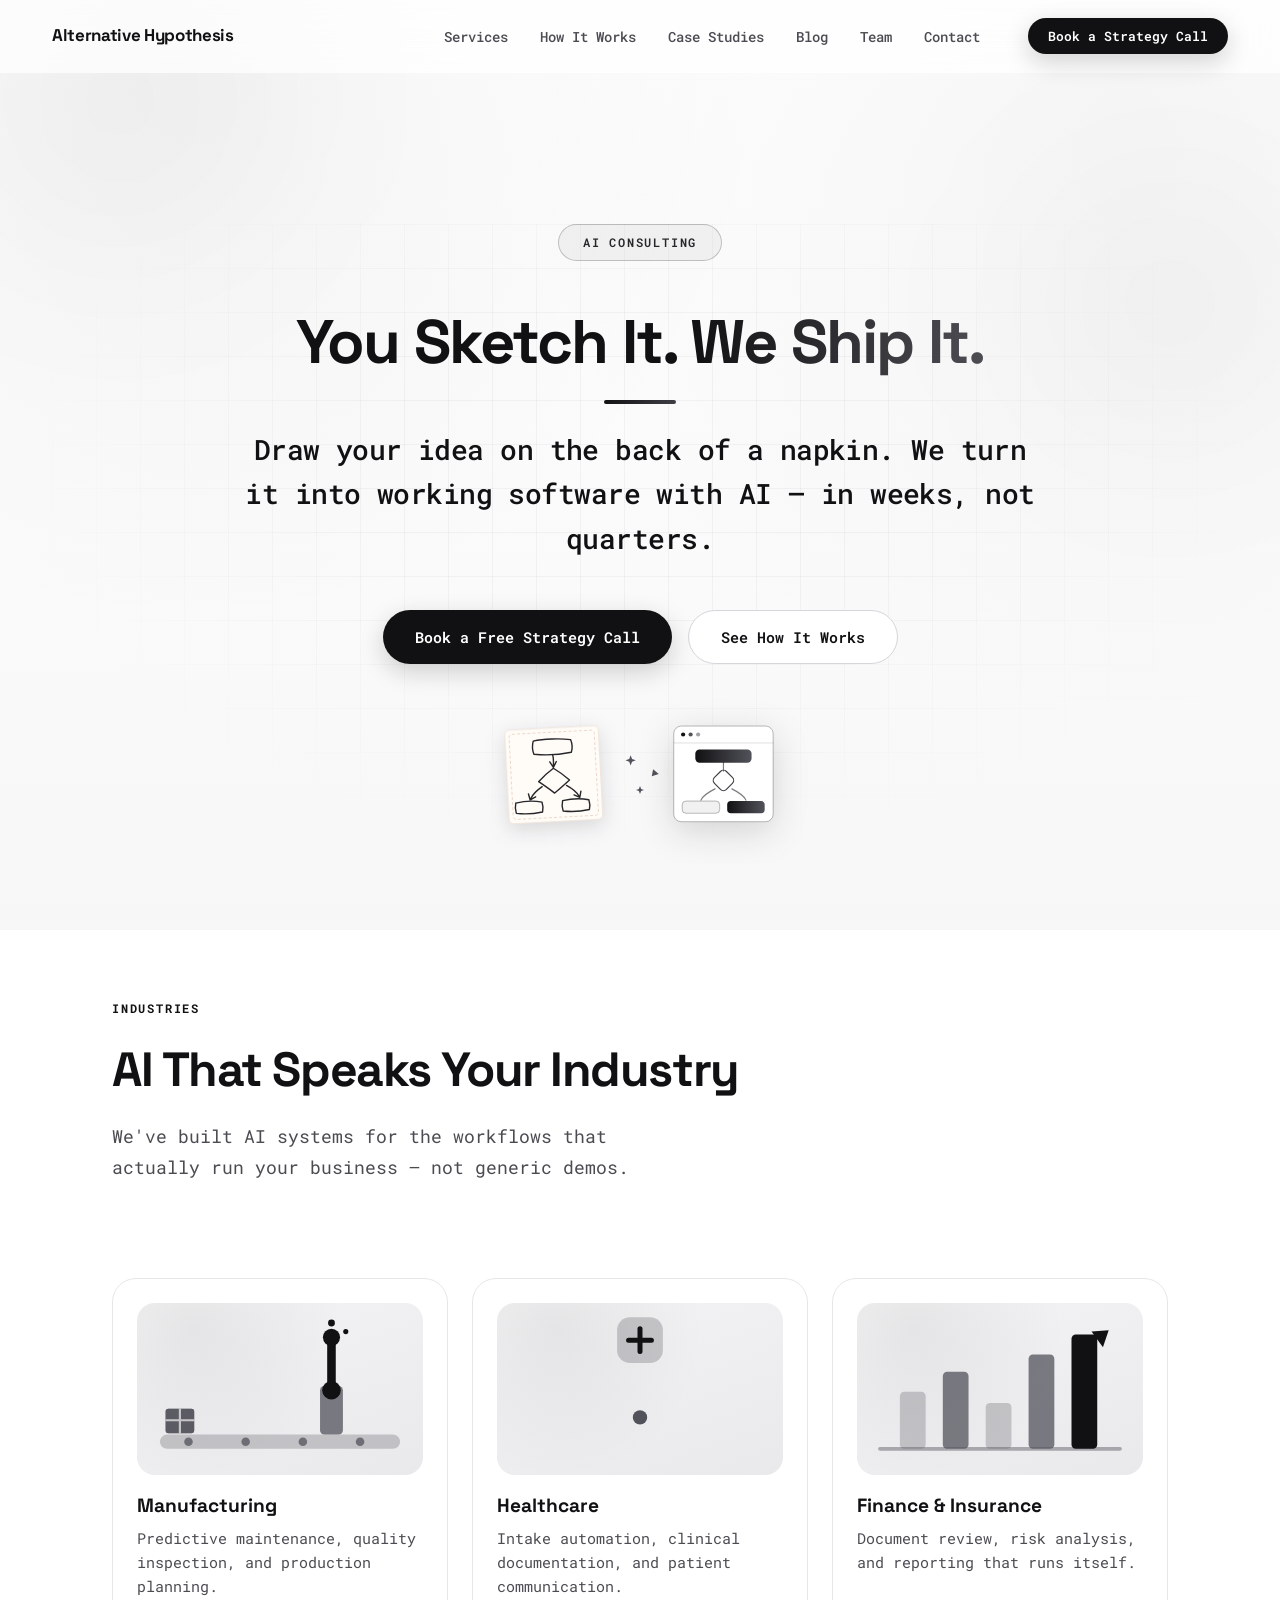
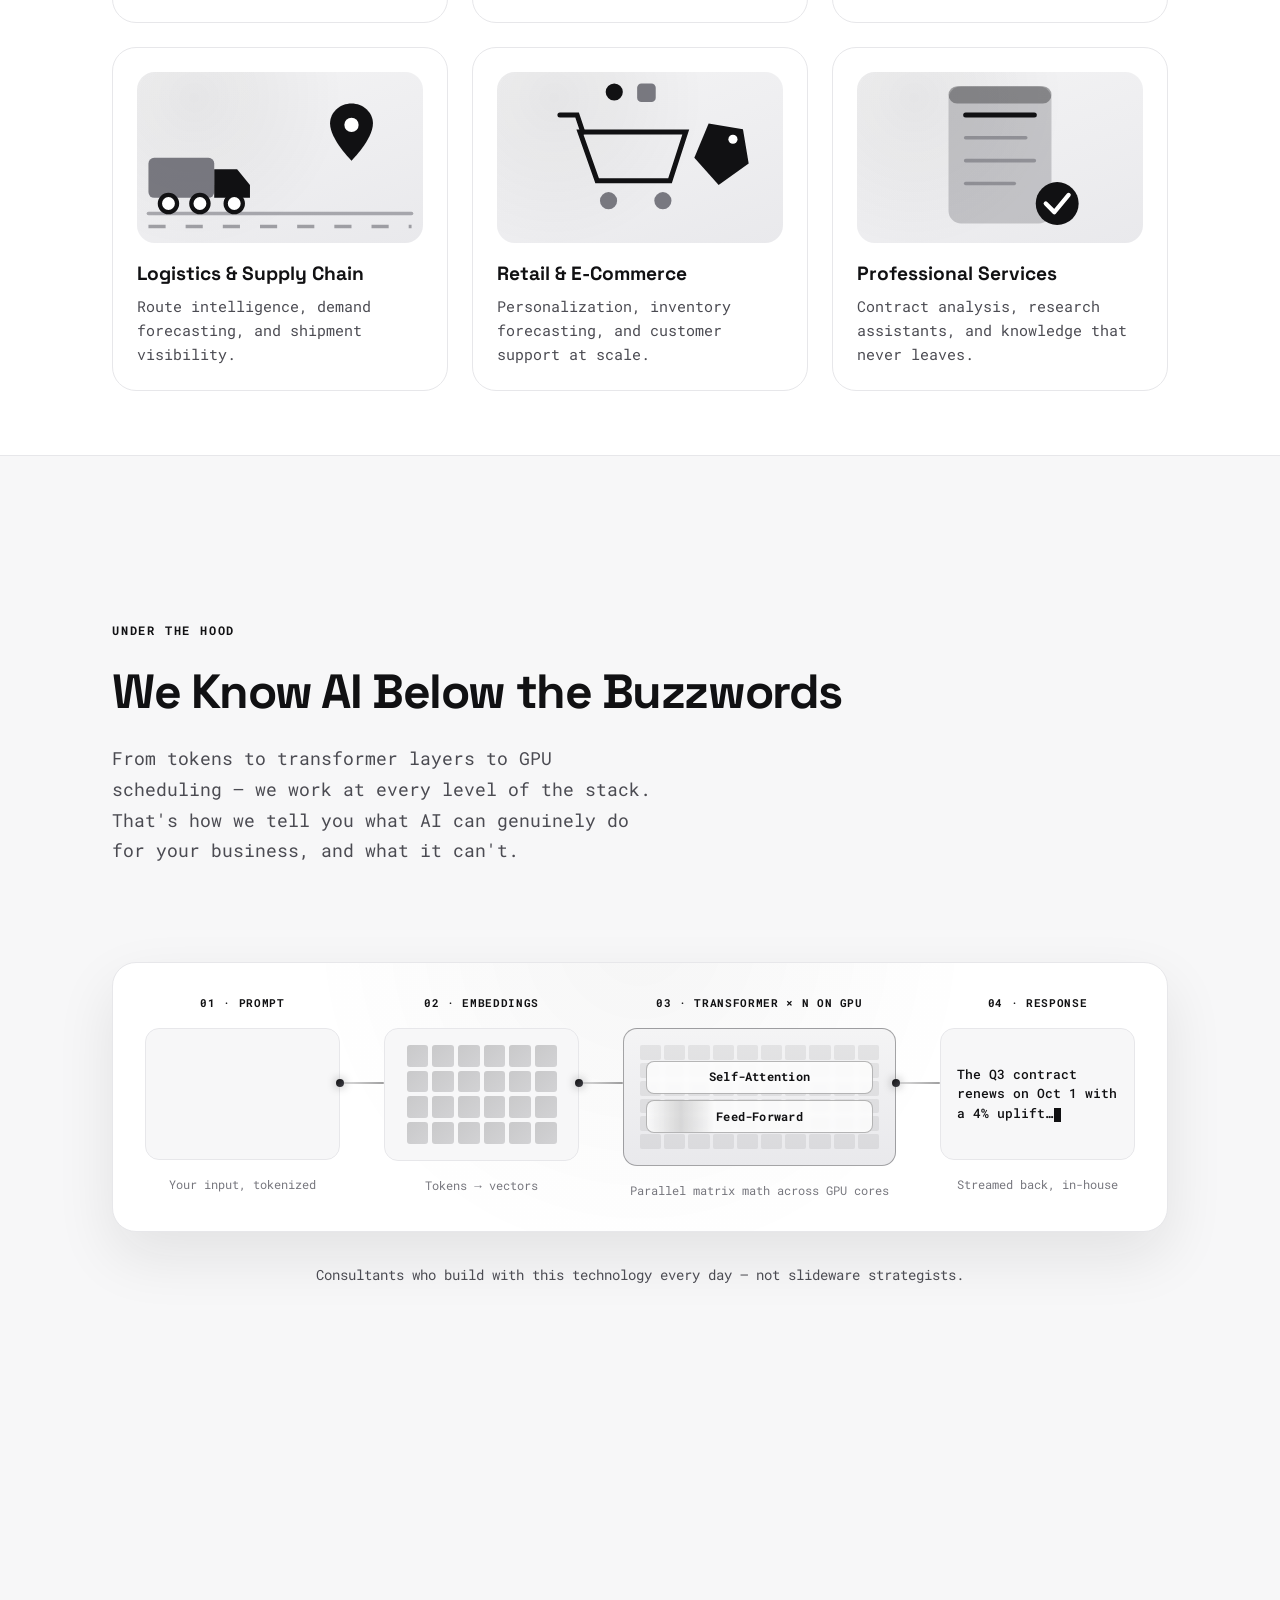
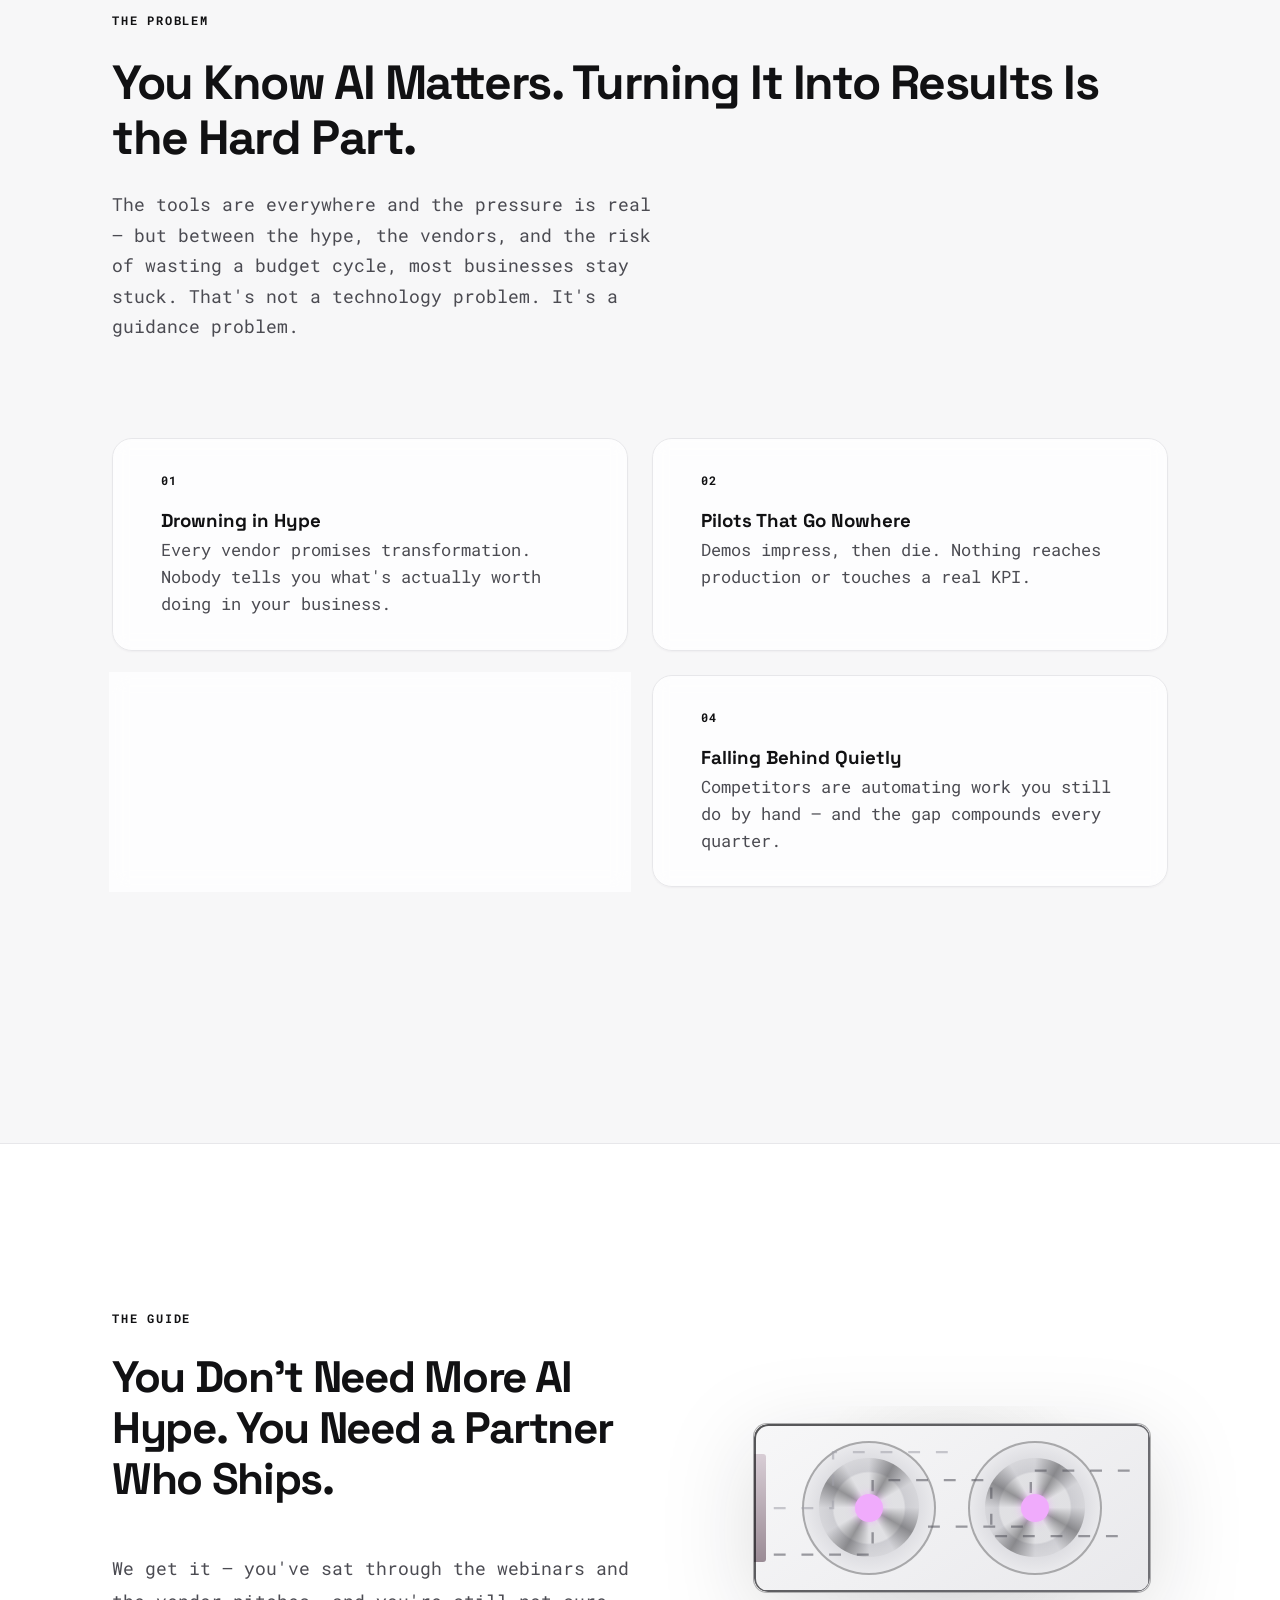
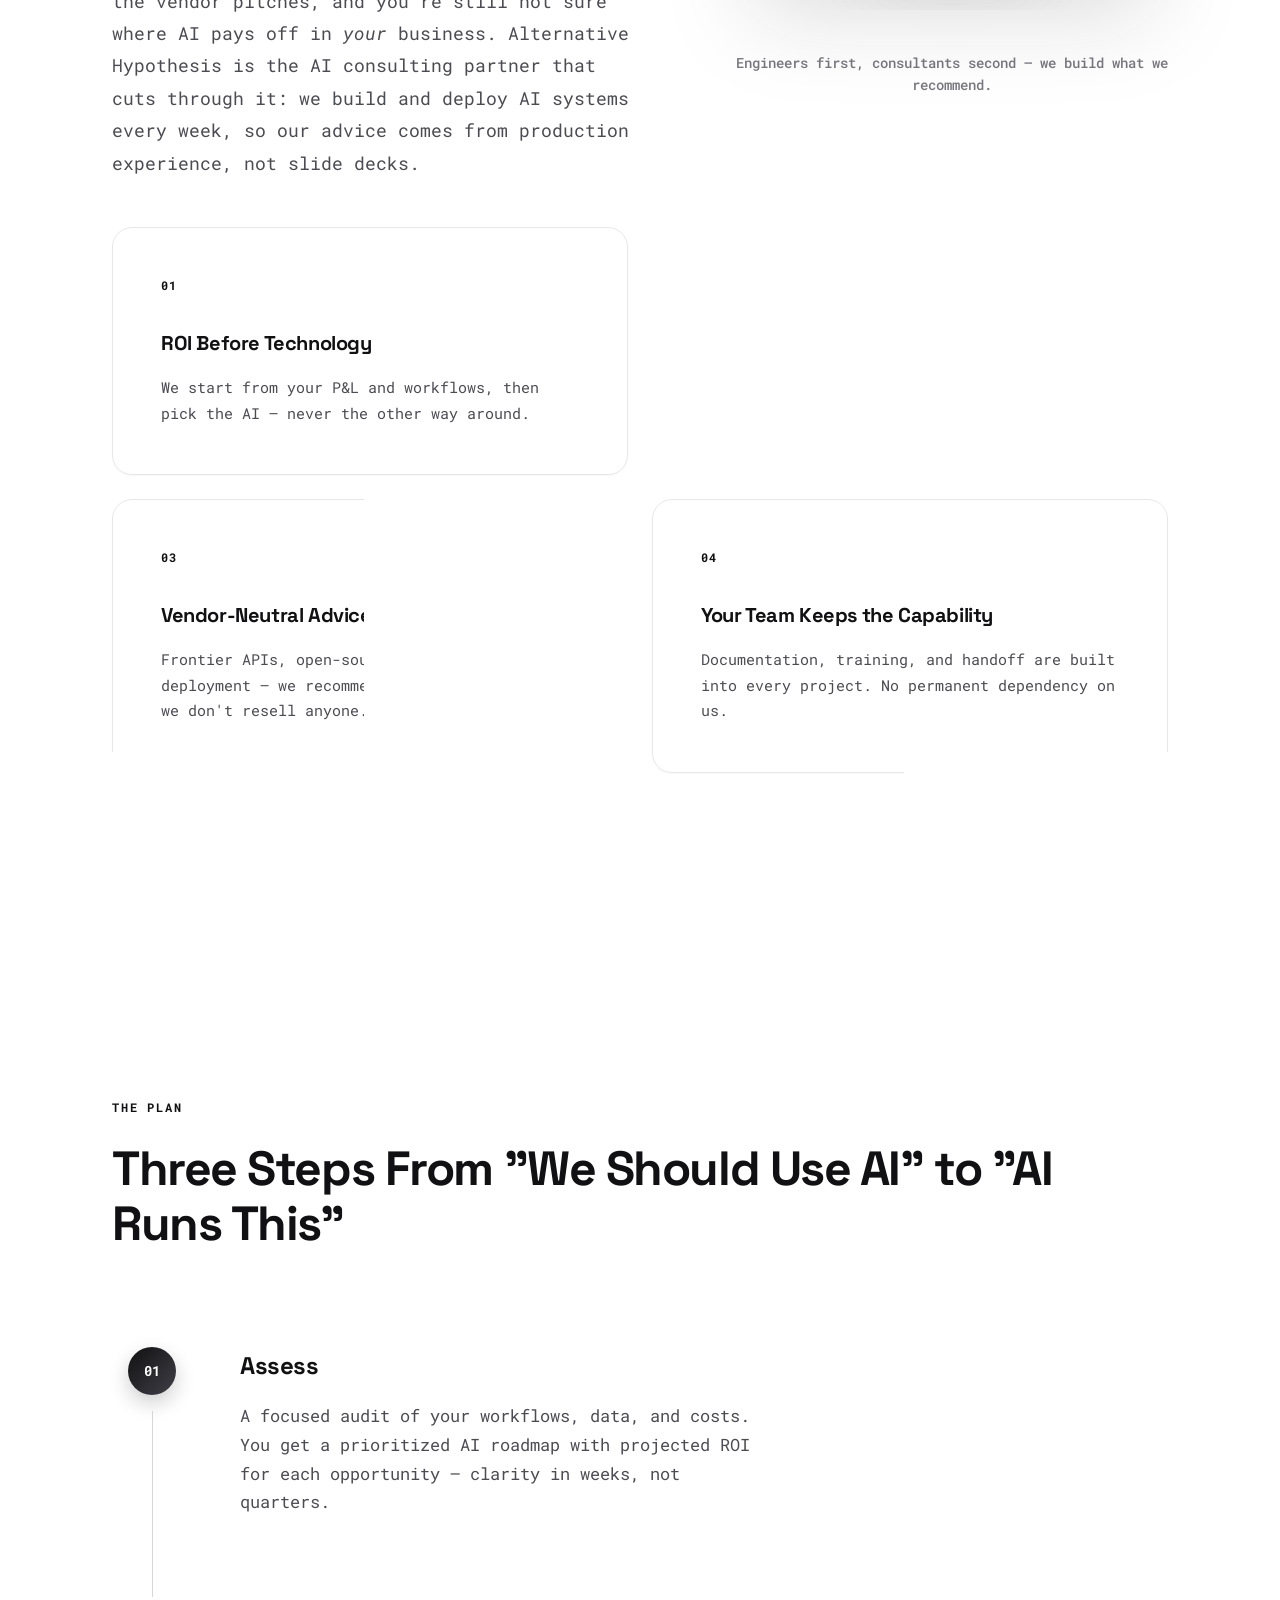
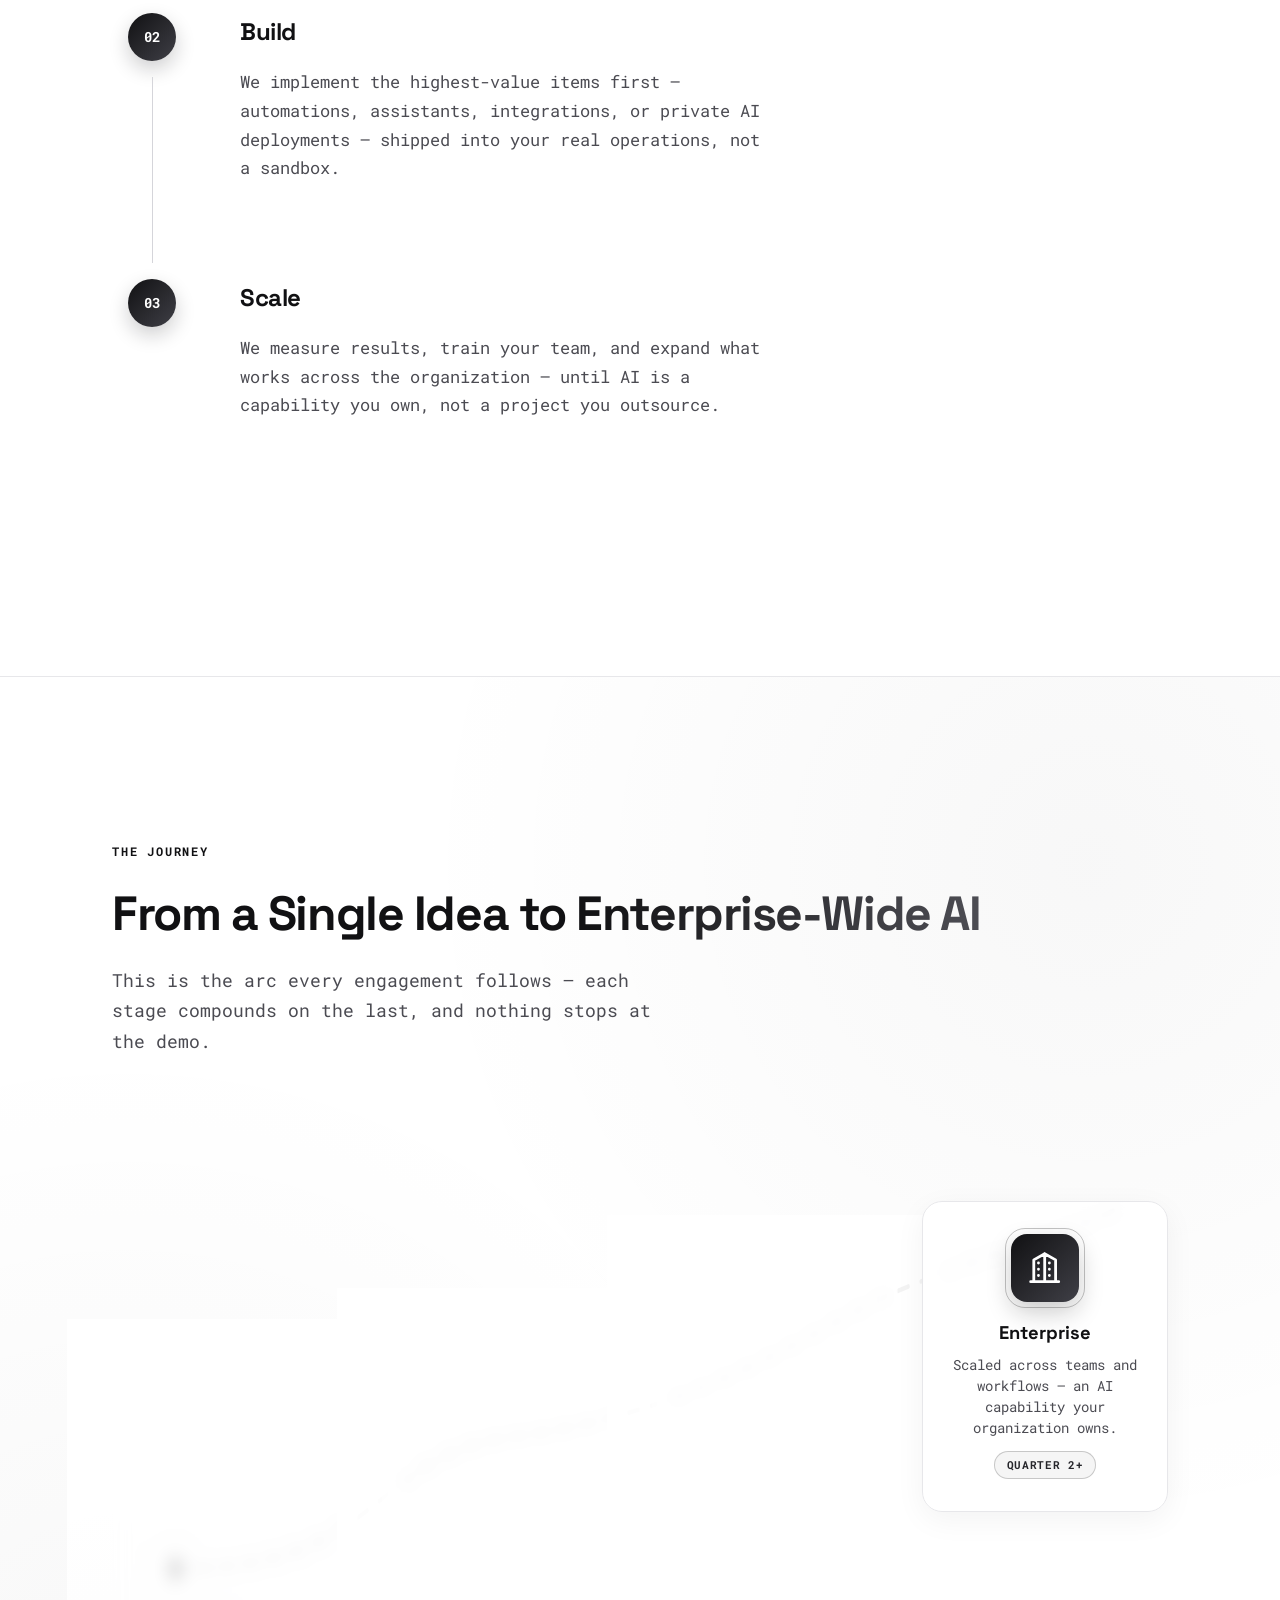
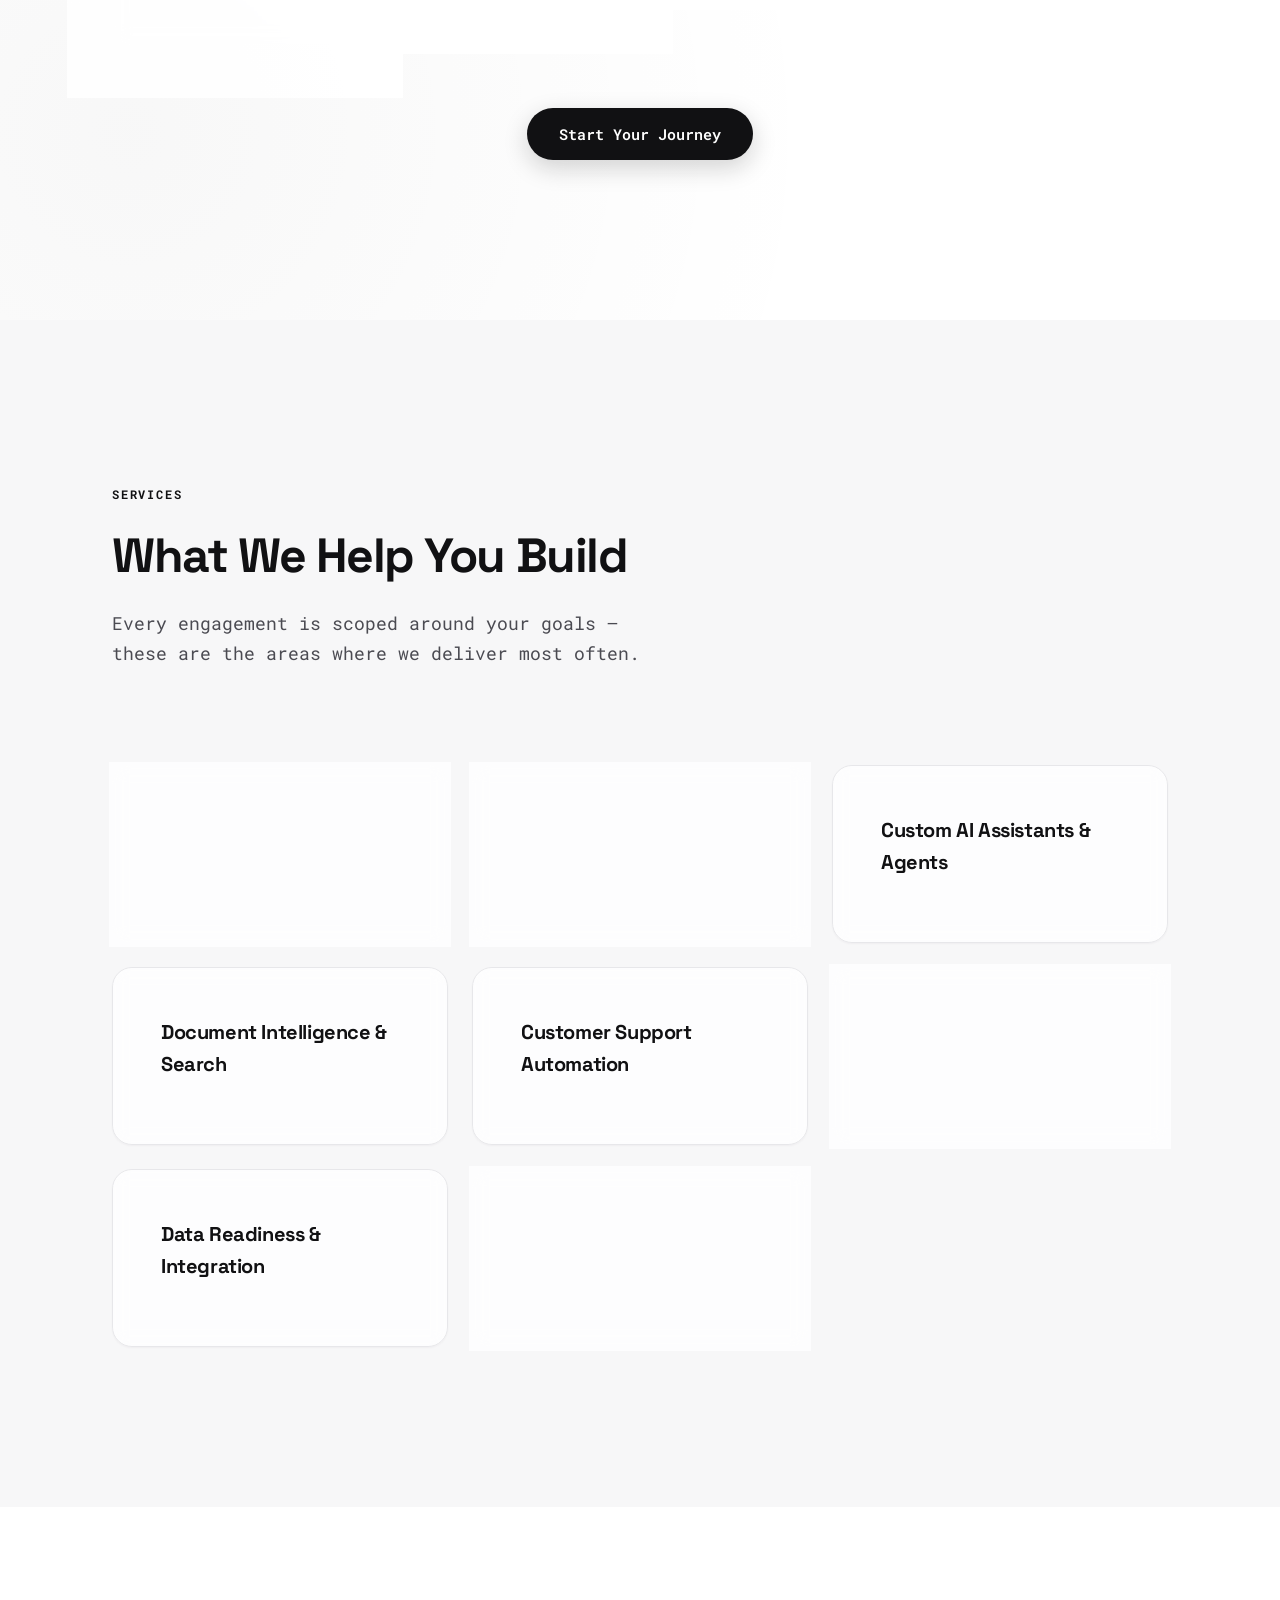
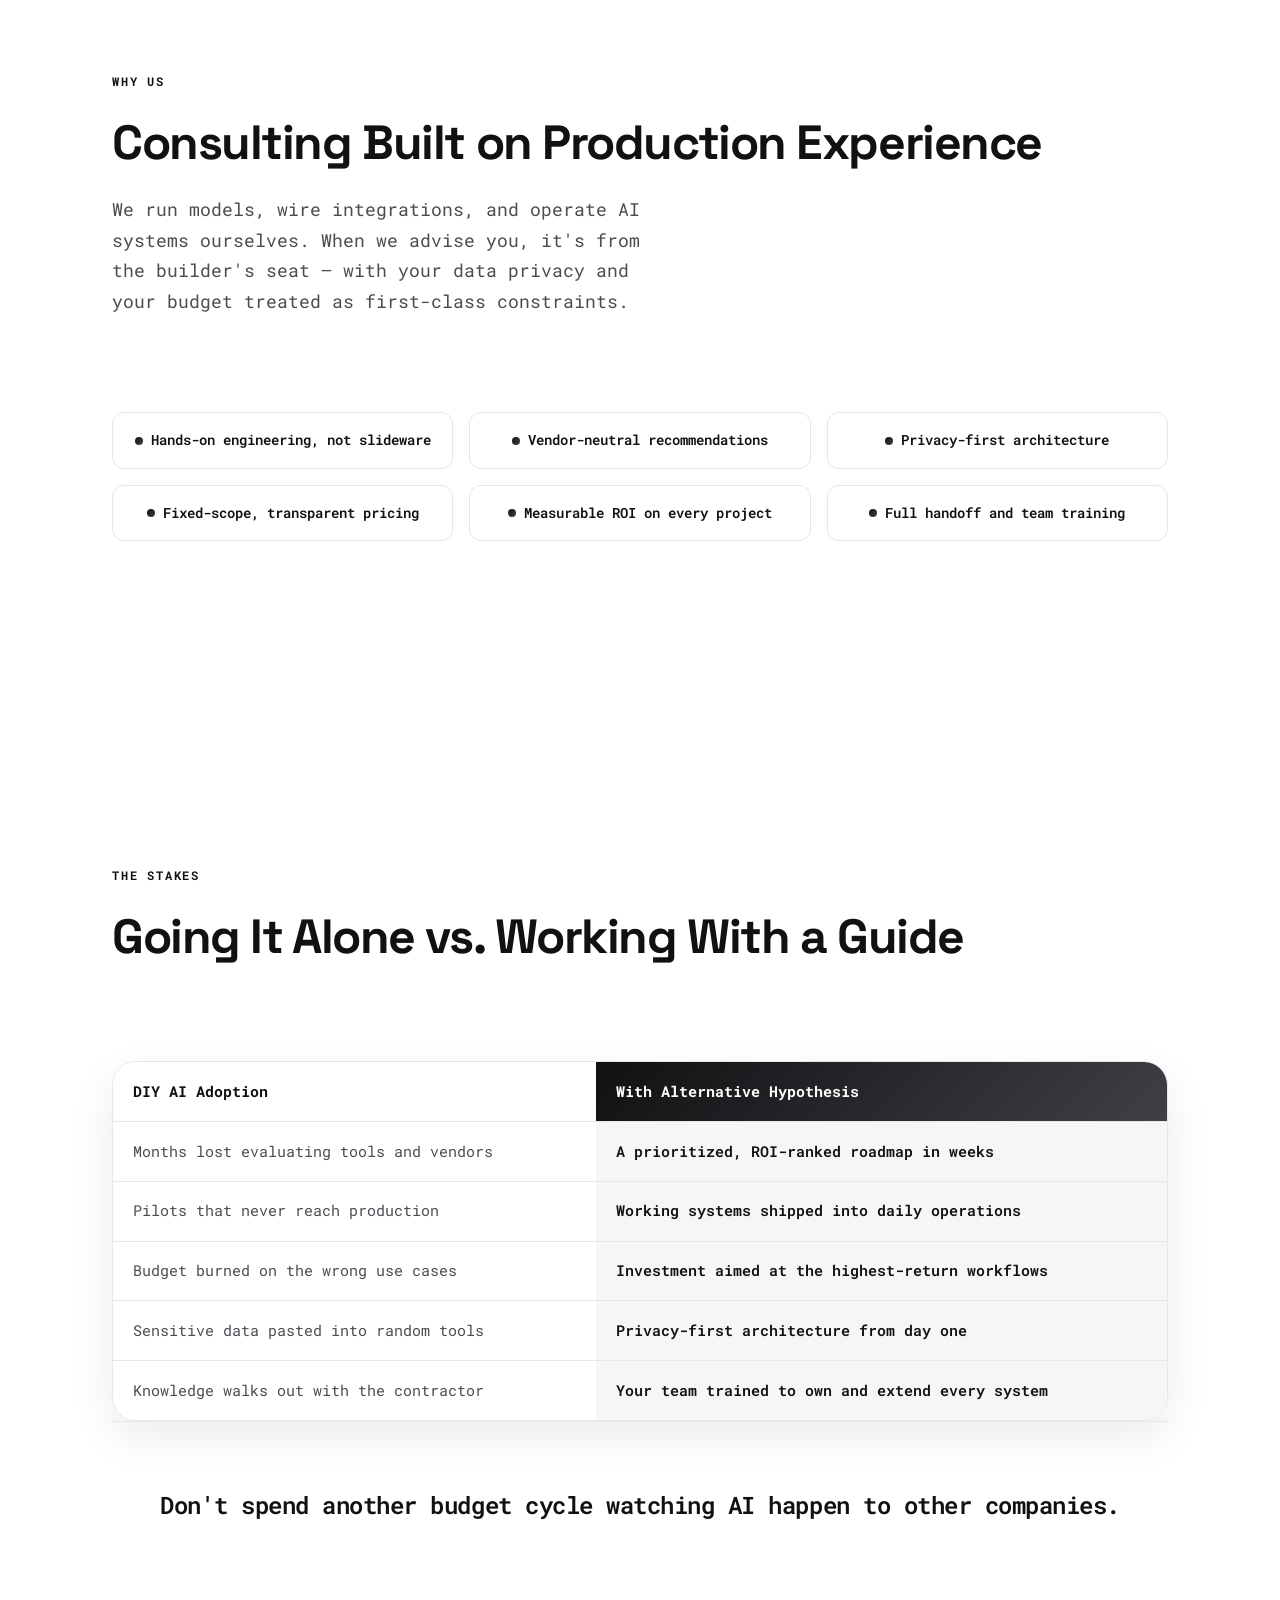
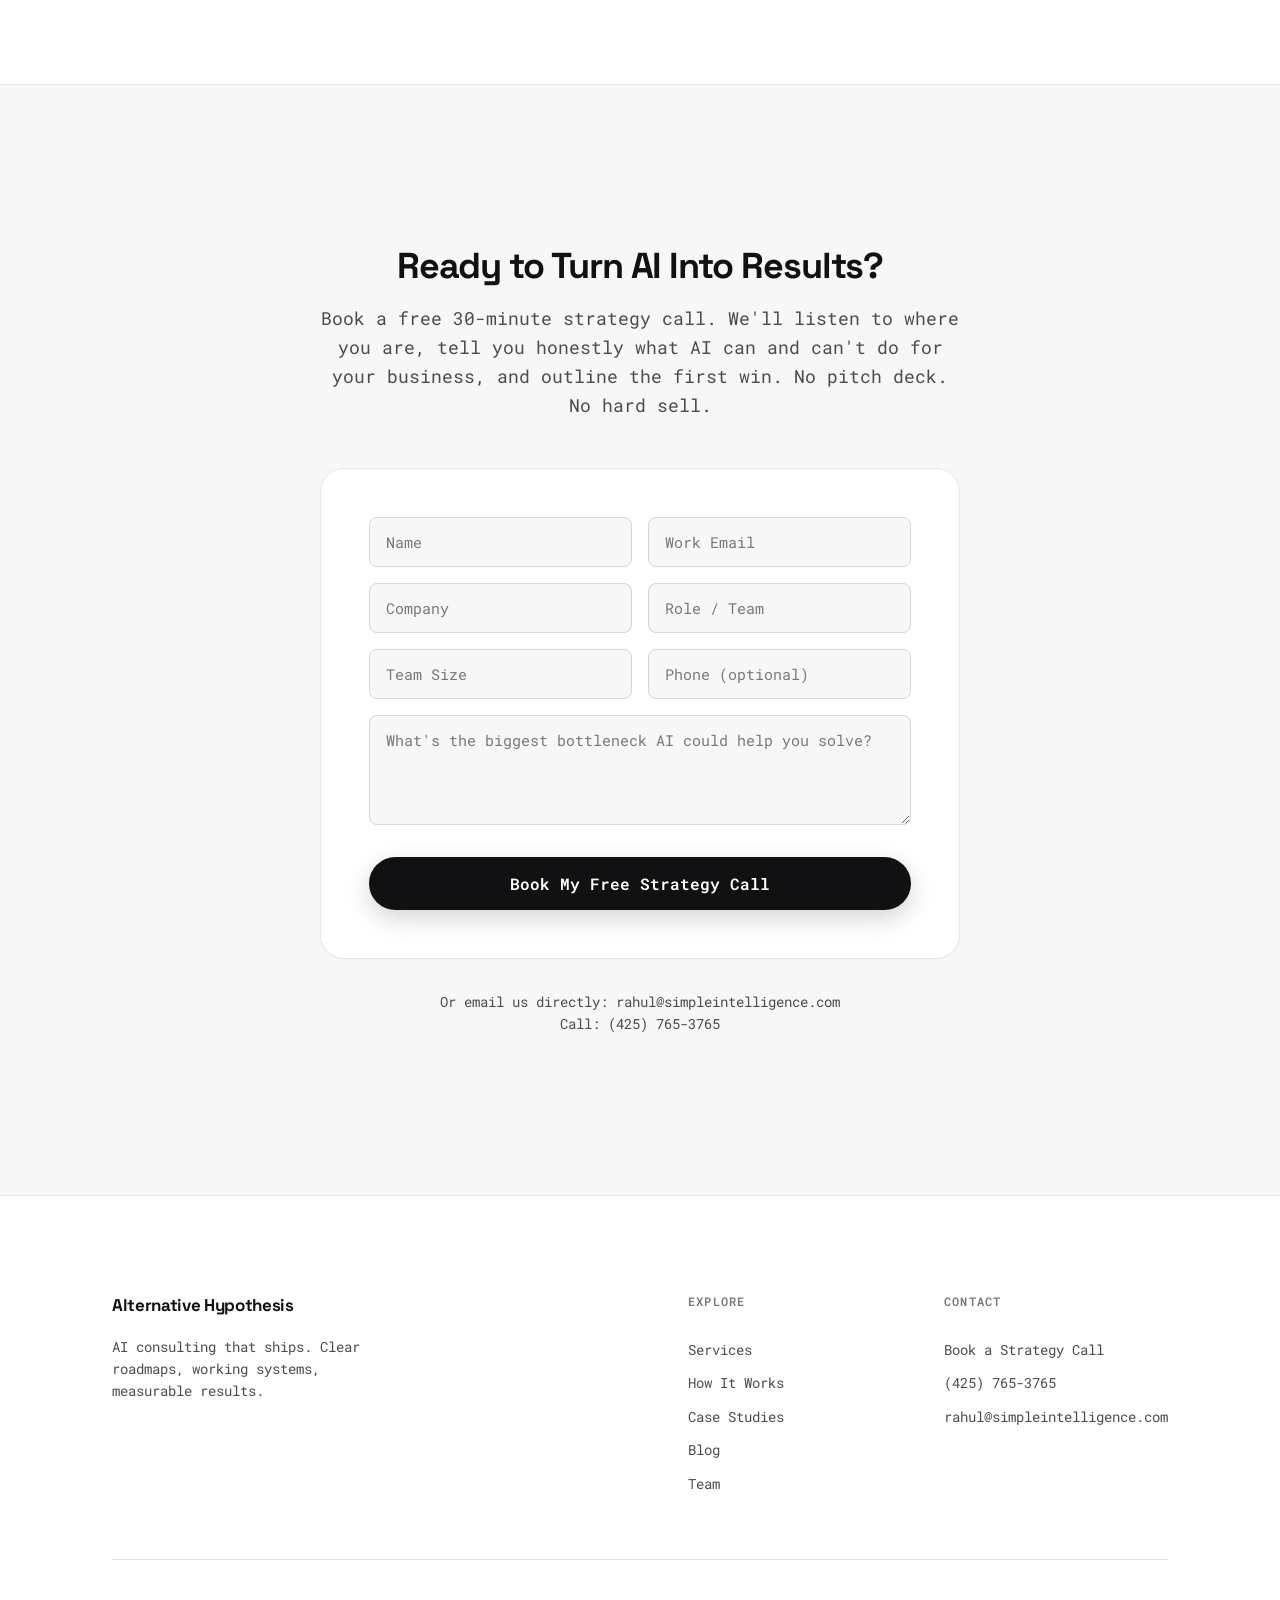
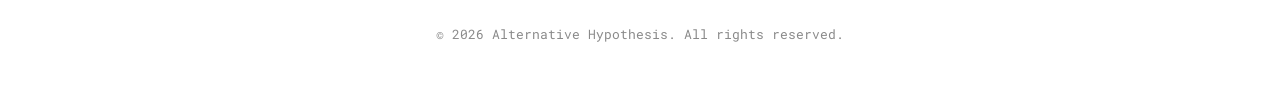
<file: index.html>
<!DOCTYPE html>
<html lang="en">
<head>
    <!-- Google tag (gtag.js) -->
    <script async src="https://www.googletagmanager.com/gtag/js?id=AW-18338912927"></script>
    <script>
      window.dataLayer = window.dataLayer || [];
      function gtag(){dataLayer.push(arguments);}
      gtag('js', new Date());
      gtag('config', 'AW-18338912927');
    </script>
    <meta charset="UTF-8">
    <meta name="viewport" content="width=device-width, initial-scale=1.0">
    <title>AI Consulting That Ships Real Results | Alternative Hypothesis</title>
    <meta name="description" content="AI consulting for businesses that want results, not hype. We assess your workflows, build a clear AI roadmap, and ship working systems — from automation to private AI deployment. Book a free strategy call.">
    <link rel="preconnect" href="https://fonts.googleapis.com">
    <link rel="preconnect" href="https://fonts.gstatic.com" crossorigin>
    <link href="https://fonts.googleapis.com/css2?family=Roboto+Mono:wght@400;500;600;700&family=Space+Grotesk:wght@500;600;700&display=swap" rel="stylesheet">
    <link rel="stylesheet" href="styles.css">
</head>
<body class="enterprise-site">

    <!-- Navigation -->
    <nav class="nav">
        <div class="nav-container">
            <a href="#" class="logo">Alternative Hypothesis</a>
            <ul class="nav-links">
                <li><a href="#services">Services</a></li>
                <li><a href="#how-it-works">How It Works</a></li>
                <li><a href="case-studies.html">Case Studies</a></li>
                <li><a href="blog.html">Blog</a></li>
                <li><a href="team.html">Team</a></li>
                <li><a href="#contact">Contact</a></li>
            </ul>
            <a href="tel:4257653765" class="nav-phone">(425) 765-3765</a>
            <a href="#contact" class="nav-cta">Book a Strategy Call</a>
            <button class="mobile-menu-btn" aria-label="Toggle menu">
                <span></span>
                <span></span>
            </button>
        </div>
    </nav>

    <!-- Hero -->
    <header class="hero enterprise-hero">
        <div class="hero-glow"></div>
        <div class="container hero-content">
            <div class="hero-layout">
                <div class="hero-copy">
                    <div class="hero-badge">AI Consulting</div>
                    <h1>You Sketch It. <span class="grad-text">We Ship It.</span></h1>
                    <p class="hero-counter">Draw your idea on the back of a napkin. We turn it into working software with AI — in weeks, not quarters.</p>
                    <div class="hero-cta">
                        <a href="#contact" class="btn btn-primary">Book a Free Strategy Call</a>
                        <a href="#how-it-works" class="btn btn-ghost">See How It Works</a>
                    </div>
                </div>

                <div class="sketch-scene" aria-hidden="true">
                    <svg viewBox="0 0 640 260" fill="none" xmlns="http://www.w3.org/2000/svg">
                        <defs>
                            <linearGradient id="skGrad" x1="0%" y1="0%" x2="100%" y2="0%">
                                <stop offset="0%" stop-color="#111113"/>
                                <stop offset="100%" stop-color="#52525b"/>
                            </linearGradient>
                            <linearGradient id="skDark" x1="0%" y1="0%" x2="0%" y2="100%">
                                <stop offset="0%" stop-color="#232228"/>
                                <stop offset="100%" stop-color="#121116"/>
                            </linearGradient>
                        </defs>

                        <!-- Napkin with hand-drawn schema -->
                        <g class="sk-note">
                            <g transform="rotate(-3 136 134)">
                                <rect x="36" y="34" width="200" height="200" rx="10" class="sk-note-paper"/>
                                <rect x="45" y="43" width="182" height="182" rx="7" class="sk-note-stitch"/>
                                <!-- idea box -->
                                <path class="sk-doodle d1" d="M96 60c22-4 58-3 80 1 3 9 3 19 0 27-26 4-54 4-80 0-3-9-3-19 0-28z"/>
                                <!-- arrow down -->
                                <path class="sk-doodle d2" d="M136 92c2 8 1 15 0 24M129 106l7 12 7-12"/>
                                <!-- decision diamond -->
                                <path class="sk-doodle d3" d="M136 120c12 8 23 17 33 27-11 9-22 18-33 26-11-9-22-18-33-26 10-10 21-19 33-27z"/>
                                <!-- branch left -->
                                <path class="sk-doodle d4" d="M110 158c-13 8-21 15-26 25M80 172l3 13 12-6"/>
                                <!-- left result box -->
                                <path class="sk-doodle d5" d="M52 190c16-3 40-3 56 1 2 7 2 14 0 21-19 3-38 3-56 0-2-7-2-15 0-22z"/>
                                <!-- branch right + right result box -->
                                <path class="sk-doodle d6" d="M162 158c13 8 21 15 26 25M192 172l-3 13-12-6M152 190c16-3 40-3 56 1 2 7 2 14 0 21-19 3-38 3-56 0-2-7-2-15 0-22z"/>
                            </g>
                        </g>

                        <!-- Magic arrow -->
                        <g class="sk-arrow">
                            <path class="sk-arrow-line" stroke="url(#skGrad)" d="M258 132c30-26 64-26 96 0"/>
                            <path class="sk-arrow-head" d="M348 122l12 10-15 5z"/>
                            <path class="sk-spark s1" d="M300 92l3 8 8 3-8 3-3 8-3-8-8-3 8-3z"/>
                            <path class="sk-spark s2" d="M320 158l2.4 6 6 2.4-6 2.4-2.4 6-2.4-6-6-2.4 6-2.4z"/>
                        </g>

                        <!-- Product: the same schema, live -->
                        <g class="sk-app">
                            <rect x="392" y="30" width="212" height="204" rx="16" class="sk-app-frame"/>
                            <path d="M392 66h212" class="sk-app-divider"/>
                            <circle cx="412" cy="48" r="4.5" class="sk-dot dot1"/>
                            <circle cx="428" cy="48" r="4.5" class="sk-dot dot2"/>
                            <circle cx="444" cy="48" r="4.5" class="sk-dot dot3"/>
                            <rect class="sk-ui u1" x="438" y="80" width="120" height="28" rx="9" fill="url(#skGrad)"/>
                            <path class="sk-ui u2 sk-wire" d="M498 108v18"/>
                            <g class="sk-ui u3"><rect x="480" y="128" width="36" height="36" rx="9" transform="rotate(45 498 146)" fill="none" stroke="#3f3f46" stroke-width="2.5"/></g>
                            <path class="sk-ui u4 sk-wire" d="M480 164c-16 8-26 14-30 24"/>
                            <rect class="sk-ui u5 sk-glass" x="410" y="190" width="80" height="26" rx="8"/>
                            <path class="sk-ui u6 sk-wire" d="M516 164c16 8 26 14 30 24"/>
                            <rect class="sk-ui u7" x="506" y="190" width="80" height="26" rx="8" fill="url(#skGrad)"/>
                        </g>
                    </svg>
                </div>
            </div>
        </div>
    </header>

    <!-- Industries -->
    <section class="industries" id="industries">
        <div class="container">
            <div class="section-header">
                <span class="section-label">Industries</span>
                <h2>AI That Speaks Your Industry</h2>
                <p class="section-desc">We've built AI systems for the workflows that actually run your business — not generic demos.</p>
            </div>
            <div class="industries-grid">
                <div class="industry-card ind-manufacturing">
                    <div class="industry-scene">
                        <svg viewBox="0 0 200 120" fill="none" xmlns="http://www.w3.org/2000/svg" aria-hidden="true">
                            <rect x="16" y="92" width="168" height="10" rx="5" class="scene-fill-soft"/>
                            <circle cx="36" cy="97" r="3" class="scene-fill"/>
                            <circle cx="76" cy="97" r="3" class="scene-fill"/>
                            <circle cx="116" cy="97" r="3" class="scene-fill"/>
                            <circle cx="156" cy="97" r="3" class="scene-fill"/>
                            <g class="mfg-box b1"><rect x="20" y="74" width="20" height="17" rx="2" class="scene-fill"/><path d="M30 74v17M20 82h20" class="scene-line-dark"/></g>
                            <g class="mfg-box b2"><rect x="20" y="74" width="20" height="17" rx="2" class="scene-fill"/><path d="M30 74v17M20 82h20" class="scene-line-dark"/></g>
                            <rect x="128" y="58" width="16" height="34" rx="3" class="scene-fill"/>
                            <g class="mfg-arm"><rect x="133" y="22" width="6" height="42" rx="3" class="scene-fill-strong"/><circle cx="136" cy="24" r="6" class="scene-fill-strong"/></g>
                            <circle cx="136" cy="61" r="6.5" class="scene-fill-strong"/>
                            <circle class="mfg-spark s1 scene-fill-strong" cx="136" cy="14" r="2.4"/>
                            <circle class="mfg-spark s2 scene-fill-strong" cx="146" cy="20" r="1.8"/>
                        </svg>
                    </div>
                    <h3>Manufacturing</h3>
                    <p>Predictive maintenance, quality inspection, and production planning.</p>
                </div>

                <div class="industry-card ind-healthcare">
                    <div class="industry-scene">
                        <svg viewBox="0 0 200 120" fill="none" xmlns="http://www.w3.org/2000/svg" aria-hidden="true">
                            <rect x="84" y="10" width="32" height="32" rx="9" class="scene-fill-soft"/>
                            <path d="M100 18v16M92 26h16" class="scene-stroke-strong"/>
                            <path class="hc-ecg" d="M8 80h32l8-16 10 36 10-50 10 42 8-12h32l6-10 8 22 8-12h52"/>
                            <circle class="hc-pulse" cx="100" cy="80" r="5"/>
                        </svg>
                    </div>
                    <h3>Healthcare</h3>
                    <p>Intake automation, clinical documentation, and patient communication.</p>
                </div>

                <div class="industry-card ind-finance">
                    <div class="industry-scene">
                        <svg viewBox="0 0 200 120" fill="none" xmlns="http://www.w3.org/2000/svg" aria-hidden="true">
                            <line x1="16" y1="102" x2="184" y2="102" class="scene-stroke"/>
                            <rect class="fin-bar f1 scene-fill-soft" x="30" y="62" width="18" height="40" rx="3"/>
                            <rect class="fin-bar f2 scene-fill" x="60" y="48" width="18" height="54" rx="3"/>
                            <rect class="fin-bar f3 scene-fill-soft" x="90" y="70" width="18" height="32" rx="3"/>
                            <rect class="fin-bar f4 scene-fill" x="120" y="36" width="18" height="66" rx="3"/>
                            <rect class="fin-bar f5 scene-fill-strong" x="150" y="22" width="18" height="80" rx="3"/>
                            <path class="fin-line" d="M24 82L64 60 98 72 134 42 174 24"/>
                            <path class="fin-arrow scene-fill-strong" d="M164 20l12-1-4 12"/>
                        </svg>
                    </div>
                    <h3>Finance &amp; Insurance</h3>
                    <p>Document review, risk analysis, and reporting that runs itself.</p>
                </div>

                <div class="industry-card ind-logistics">
                    <div class="industry-scene">
                        <svg viewBox="0 0 200 120" fill="none" xmlns="http://www.w3.org/2000/svg" aria-hidden="true">
                            <line x1="8" y1="99" x2="192" y2="99" class="scene-stroke"/>
                            <path class="log-dashes" d="M8 108h184"/>
                            <g class="log-truck">
                                <rect x="8" y="60" width="46" height="28" rx="4" class="scene-fill"/>
                                <path d="M54 68h16l9 11v9H54z" class="scene-fill-strong"/>
                                <circle class="log-wheel" cx="22" cy="92" r="6"/>
                                <circle class="log-wheel" cx="44" cy="92" r="6"/>
                                <circle class="log-wheel" cx="68" cy="92" r="6"/>
                            </g>
                            <g class="log-pin">
                                <path d="M150 22c8 0 15 6 15 14 0 11-15 26-15 26s-15-15-15-26c0-8 7-14 15-14z" class="scene-fill-strong"/>
                                <circle cx="150" cy="37" r="5" class="scene-fill-dark"/>
                            </g>
                        </svg>
                    </div>
                    <h3>Logistics &amp; Supply Chain</h3>
                    <p>Route intelligence, demand forecasting, and shipment visibility.</p>
                </div>

                <div class="industry-card ind-retail">
                    <div class="industry-scene">
                        <svg viewBox="0 0 200 120" fill="none" xmlns="http://www.w3.org/2000/svg" aria-hidden="true">
                            <circle class="rt-item i1 scene-fill-strong" cx="82" cy="14" r="6"/>
                            <rect class="rt-item i2 scene-fill" x="98" y="8" width="13" height="13" rx="3"/>
                            <g class="rt-cart">
                                <path d="M58 42h74l-11 34H70z" class="scene-stroke-strong"/>
                                <path d="M44 30h12l4 12" class="scene-stroke-strong"/>
                                <circle cx="78" cy="90" r="6" class="scene-fill"/>
                                <circle cx="116" cy="90" r="6" class="scene-fill"/>
                            </g>
                            <g class="rt-tag">
                                <path d="M148 36l24 4 4 24-21 15-17-19z" class="scene-fill-strong"/>
                                <circle cx="165" cy="47" r="3.2" class="scene-fill-dark"/>
                            </g>
                        </svg>
                    </div>
                    <h3>Retail &amp; E-Commerce</h3>
                    <p>Personalization, inventory forecasting, and customer support at scale.</p>
                </div>

                <div class="industry-card ind-services">
                    <div class="industry-scene">
                        <svg viewBox="0 0 200 120" fill="none" xmlns="http://www.w3.org/2000/svg" aria-hidden="true">
                            <rect x="64" y="10" width="72" height="96" rx="9" class="scene-fill-soft"/>
                            <line x1="76" y1="30" x2="124" y2="30" class="scene-stroke-strong"/>
                            <line x1="76" y1="46" x2="118" y2="46" class="scene-stroke"/>
                            <line x1="76" y1="62" x2="124" y2="62" class="scene-stroke"/>
                            <line x1="76" y1="78" x2="110" y2="78" class="scene-stroke"/>
                            <rect class="svc-scan" x="64" y="10" width="72" height="12" rx="6"/>
                            <g class="svc-check">
                                <circle cx="140" cy="92" r="15" class="scene-fill-strong"/>
                                <path d="M132 92l6 6 10-12" class="scene-check-mark"/>
                            </g>
                        </svg>
                    </div>
                    <h3>Professional Services</h3>
                    <p>Contract analysis, research assistants, and knowledge that never leaves.</p>
                </div>
            </div>
        </div>
    </section>

    <!-- Engine — Animated LLM + GPU schematic -->
    <section class="engine" id="engine">
        <div class="container">
            <div class="section-header">
                <span class="section-label">Under the Hood</span>
                <h2>We Know AI Below the Buzzwords</h2>
                <p class="section-desc">From tokens to transformer layers to GPU scheduling — we work at every level of the stack. That's how we tell you what AI can genuinely do for your business, and what it can't.</p>
            </div>

            <div class="engine-diagram" aria-hidden="true">
                <!-- Stage 1: Prompt -->
                <div class="engine-stage">
                    <span class="stage-tag">01 · Prompt</span>
                    <div class="stage-body">
                        <div class="token-stream" data-token-stream>
                            <span class="token">Summarize</span>
                            <span class="token">our</span>
                            <span class="token">Q3</span>
                            <span class="token">contract</span>
                        </div>
                    </div>
                    <span class="stage-name">Your input, tokenized</span>
                </div>

                <div class="engine-connector"><span class="packet"></span></div>

                <!-- Stage 2: Embeddings -->
                <div class="engine-stage">
                    <span class="stage-tag">02 · Embeddings</span>
                    <div class="stage-body">
                        <div class="vector-grid" data-vector-grid></div>
                    </div>
                    <span class="stage-name">Tokens → vectors</span>
                </div>

                <div class="engine-connector"><span class="packet"></span></div>

                <!-- Stage 3: Transformer layers on GPU -->
                <div class="engine-stage engine-stage-gpu">
                    <span class="stage-tag">03 · Transformer × N on GPU</span>
                    <div class="stage-body">
                        <div class="gpu-block">
                            <div class="gpu-core-grid" data-gpu-grid></div>
                            <div class="transformer-stack">
                                <div class="tf-layer">
                                    <span class="tf-name">Self-Attention</span>
                                    <svg class="attention-svg" viewBox="0 0 120 44" preserveAspectRatio="none">
                                        <line x1="10" y1="8" x2="60" y2="36" /><line x1="40" y1="8" x2="60" y2="36" />
                                        <line x1="70" y1="8" x2="60" y2="36" /><line x1="110" y1="8" x2="60" y2="36" />
                                        <line x1="60" y1="36" x2="20" y2="8" /><line x1="60" y1="36" x2="100" y2="8" />
                                    </svg>
                                </div>
                                <div class="tf-layer"><span class="tf-name">Feed-Forward</span><span class="tf-flow"></span></div>
                            </div>
                        </div>
                    </div>
                    <span class="stage-name">Parallel matrix math across GPU cores</span>
                </div>

                <div class="engine-connector"><span class="packet"></span></div>

                <!-- Stage 4: Output -->
                <div class="engine-stage">
                    <span class="stage-tag">04 · Response</span>
                    <div class="stage-body">
                        <div class="output-stream"><span data-output-text></span><span class="caret"></span></div>
                    </div>
                    <span class="stage-name">Streamed back, in-house</span>
                </div>
            </div>

            <p class="engine-foot">Consultants who build with this technology every day — not slideware strategists.</p>
        </div>
    </section>

    <!-- Problem -->
    <section class="problem" id="problem">
        <div class="container">
            <div class="section-header">
                <span class="section-label">The Problem</span>
                <h2>You Know AI Matters. Turning It Into Results Is the Hard Part.</h2>
                <p class="section-desc">The tools are everywhere and the pressure is real — but between the hype, the vendors, and the risk of wasting a budget cycle, most businesses stay stuck. That's not a technology problem. It's a guidance problem.</p>
            </div>
            <div class="problem-grid">
                <div class="problem-card">
                    <span class="problem-icon">01</span>
                    <h3>Drowning in Hype</h3>
                    <p>Every vendor promises transformation. Nobody tells you what's actually worth doing in your business.</p>
                </div>
                <div class="problem-card">
                    <span class="problem-icon">02</span>
                    <h3>Pilots That Go Nowhere</h3>
                    <p>Demos impress, then die. Nothing reaches production or touches a real KPI.</p>
                </div>
                <div class="problem-card">
                    <span class="problem-icon">03</span>
                    <h3>No Clear Starting Point</h3>
                    <p>Which workflow first? Which model? Build or buy? Every path looks expensive to get wrong.</p>
                </div>
                <div class="problem-card">
                    <span class="problem-icon">04</span>
                    <h3>Falling Behind Quietly</h3>
                    <p>Competitors are automating work you still do by hand — and the gap compounds every quarter.</p>
                </div>
            </div>
        </div>
    </section>

    <!-- Solution -->
    <section class="manifesto">
        <div class="container">
            <div class="solution-intro">
                <div class="manifesto-content">
                    <span class="section-label">The Guide</span>
                    <h2>You Don't Need More AI Hype. You Need a Partner Who Ships.</h2>
                    <div class="manifesto-text">
                        <p>
                            We get it — you've sat through the webinars and the vendor pitches, and you're still
                            not sure where AI pays off in <em>your</em> business. Alternative Hypothesis is the
                            AI consulting partner that cuts through it: we build and deploy AI systems every week,
                            so our advice comes from production experience, not slide decks.
                        </p>
                    </div>
                </div>
                <figure class="gpu-card-figure">
                    <div class="gpu-card-anim" aria-hidden="true">
                        <div class="gpu-card-body">
                            <div class="gpu-card-shroud">
                                <div class="gpu-fan"><span class="gpu-fan-blades"></span></div>
                                <div class="gpu-fan"><span class="gpu-fan-blades"></span></div>
                                <svg class="gpu-trace" viewBox="0 0 200 90" preserveAspectRatio="none">
                                    <path d="M10 70 H60 V30 H120 V60 H190" />
                                    <path d="M10 45 H40 V15 H100" />
                                    <path d="M190 25 H140 V55 H80" />
                                </svg>
                            </div>
                            <div class="gpu-card-bracket"></div>
                        </div>
                        <span class="gpu-card-glow"></span>
                    </div>
                    <figcaption>Engineers first, consultants second — we build what we recommend.</figcaption>
                </figure>
            </div>
            <div class="services-grid benefits-grid">
                <div class="service-card">
                    <div class="service-number">01</div>
                    <h3>ROI Before Technology</h3>
                    <p>We start from your P&amp;L and workflows, then pick the AI — never the other way around.</p>
                </div>
                <div class="service-card">
                    <div class="service-number">02</div>
                    <h3>Ship, Don't Slide-Deck</h3>
                    <p>Every engagement produces working systems your team uses — not a binder of recommendations.</p>
                </div>
                <div class="service-card">
                    <div class="service-number">03</div>
                    <h3>Vendor-Neutral Advice</h3>
                    <p>Frontier APIs, open-source models, or private deployment — we recommend what fits, because we don't resell anyone.</p>
                </div>
                <div class="service-card">
                    <div class="service-number">04</div>
                    <h3>Your Team Keeps the Capability</h3>
                    <p>Documentation, training, and handoff are built into every project. No permanent dependency on us.</p>
                </div>
            </div>
        </div>
    </section>

    <!-- How It Works -->
    <section class="process" id="how-it-works">
        <div class="container">
            <div class="section-header">
                <span class="section-label">The Plan</span>
                <h2>Three Steps From "We Should Use AI" to "AI Runs This"</h2>
            </div>
            <div class="process-steps">
                <div class="process-step">
                    <div class="step-indicator">
                        <span class="step-num">01</span>
                        <div class="step-line"></div>
                    </div>
                    <div class="step-content">
                        <h3>Assess</h3>
                        <p>A focused audit of your workflows, data, and costs. You get a prioritized AI roadmap with projected ROI for each opportunity — clarity in weeks, not quarters.</p>
                    </div>
                </div>
                <div class="process-step">
                    <div class="step-indicator">
                        <span class="step-num">02</span>
                        <div class="step-line"></div>
                    </div>
                    <div class="step-content">
                        <h3>Build</h3>
                        <p>We implement the highest-value items first — automations, assistants, integrations, or private AI deployments — shipped into your real operations, not a sandbox.</p>
                    </div>
                </div>
                <div class="process-step">
                    <div class="step-indicator">
                        <span class="step-num">03</span>
                    </div>
                    <div class="step-content">
                        <h3>Scale</h3>
                        <p>We measure results, train your team, and expand what works across the organization — until AI is a capability you own, not a project you outsource.</p>
                    </div>
                </div>
            </div>
        </div>
    </section>

    <!-- Journey — From Idea to Enterprise -->
    <section class="journey" id="journey">
        <div class="container">
            <div class="section-header">
                <span class="section-label">The Journey</span>
                <h2>From a Single Idea to <span class="grad-text">Enterprise-Wide AI</span></h2>
                <p class="section-desc">This is the arc every engagement follows — each stage compounds on the last, and nothing stops at the demo.</p>
            </div>

            <div class="journey-track" aria-hidden="true">
                <svg class="journey-path" viewBox="0 0 1000 260" preserveAspectRatio="none">
                    <defs>
                        <linearGradient id="journeyGrad" x1="0%" y1="100%" x2="100%" y2="0%">
                            <stop offset="0%" stop-color="#111113" />
                            <stop offset="100%" stop-color="#71717a" />
                        </linearGradient>
                    </defs>
                    <path class="journey-line" d="M60 220 C 260 220, 240 160, 380 150 S 620 110, 700 85 S 900 45, 950 30" />
                    <circle class="journey-runner" r="6" />
                </svg>

                <div class="journey-stage">
                    <div class="journey-node">
                        <svg viewBox="0 0 24 24" fill="none" stroke="currentColor" stroke-width="1.8" stroke-linecap="round" stroke-linejoin="round"><path d="M9 18h6M10 21h4M12 3a6 6 0 0 0-4 10.5c.6.55 1 1.5 1 2.5h6c0-1 .4-1.95 1-2.5A6 6 0 0 0 12 3z"/></svg>
                    </div>
                    <h3>Idea</h3>
                    <p>A workflow worth automating, found in your P&amp;L — not in a trend report.</p>
                    <span class="journey-metric">Week 0</span>
                </div>

                <div class="journey-stage">
                    <div class="journey-node">
                        <svg viewBox="0 0 24 24" fill="none" stroke="currentColor" stroke-width="1.8" stroke-linecap="round" stroke-linejoin="round"><path d="M10 2v6L4.5 17.5A2 2 0 0 0 6.24 21h11.52a2 2 0 0 0 1.74-3.5L14 8V2M8.5 2h7M7 15h10"/></svg>
                    </div>
                    <h3>Pilot</h3>
                    <p>A working prototype on your real data — proof, not promises.</p>
                    <span class="journey-metric">Weeks 2–4</span>
                </div>

                <div class="journey-stage">
                    <div class="journey-node">
                        <svg viewBox="0 0 24 24" fill="none" stroke="currentColor" stroke-width="1.8" stroke-linecap="round" stroke-linejoin="round"><path d="M4.5 16.5L3 21l4.5-1.5M14.5 4.5c2 -2 5 -2.5 5 -2.5s-.5 3-2.5 5L9.5 14.5 6 11l8.5-6.5zM6 11l-2 2M13 18l-2 2M9.5 14.5L6.24 17.76"/><circle cx="15" cy="9" r="1.4"/></svg>
                    </div>
                    <h3>Production</h3>
                    <p>Shipped into daily operations with monitoring, guardrails, and training.</p>
                    <span class="journey-metric">Weeks 6–10</span>
                </div>

                <div class="journey-stage">
                    <div class="journey-node">
                        <svg viewBox="0 0 24 24" fill="none" stroke="currentColor" stroke-width="1.8" stroke-linecap="round" stroke-linejoin="round"><path d="M3 21h18M5 21V7l7-4v18M12 21V3l7 4v14M8 9h.01M8 13h.01M8 17h.01M15 9h.01M15 13h.01M15 17h.01"/></svg>
                    </div>
                    <h3>Enterprise</h3>
                    <p>Scaled across teams and workflows — an AI capability your organization owns.</p>
                    <span class="journey-metric">Quarter 2+</span>
                </div>
            </div>

            <div class="inline-cta center">
                <a href="#contact" class="btn btn-primary">Start Your Journey</a>
            </div>
        </div>
    </section>

    <!-- Services -->
    <section class="services" id="services">
        <div class="container">
            <div class="section-header">
                <span class="section-label">Services</span>
                <h2>What We Help You Build</h2>
                <p class="section-desc">Every engagement is scoped around your goals — these are the areas where we deliver most often.</p>
            </div>
            <div class="services-grid">
                <div class="service-card"><h3>AI Strategy &amp; Roadmapping</h3></div>
                <div class="service-card"><h3>Workflow &amp; Process Automation</h3></div>
                <div class="service-card"><h3>Custom AI Assistants &amp; Agents</h3></div>
                <div class="service-card"><h3>Document Intelligence &amp; Search</h3></div>
                <div class="service-card"><h3>Customer Support Automation</h3></div>
                <div class="service-card"><h3>Private &amp; On-Premise AI Deployment</h3></div>
                <div class="service-card"><h3>Data Readiness &amp; Integration</h3></div>
                <div class="service-card"><h3>Team Training &amp; AI Enablement</h3></div>
            </div>
        </div>
    </section>

    <!-- Why Us -->
    <section class="different" id="why-us">
        <div class="container">
            <div class="section-header">
                <span class="section-label">Why Us</span>
                <h2>Consulting Built on Production Experience</h2>
                <p class="section-desc">We run models, wire integrations, and operate AI systems ourselves. When we advise you, it's from the builder's seat — with your data privacy and your budget treated as first-class constraints.</p>
            </div>
            <div class="badge-grid">
                <span class="security-badge">Hands-on engineering, not slideware</span>
                <span class="security-badge">Vendor-neutral recommendations</span>
                <span class="security-badge">Privacy-first architecture</span>
                <span class="security-badge">Fixed-scope, transparent pricing</span>
                <span class="security-badge">Measurable ROI on every project</span>
                <span class="security-badge">Full handoff and team training</span>
            </div>
        </div>
    </section>

    <!-- The Stakes -->
    <section class="outcomes">
        <div class="container">
            <div class="section-header">
                <span class="section-label">The Stakes</span>
                <h2>Going It Alone vs. Working With a Guide</h2>
            </div>
            <div class="comparison-wrap">
                <table class="comparison-table">
                    <thead>
                        <tr>
                            <th>DIY AI Adoption</th>
                            <th>With Alternative Hypothesis</th>
                        </tr>
                    </thead>
                    <tbody>
                        <tr>
                            <td>Months lost evaluating tools and vendors</td>
                            <td>A prioritized, ROI-ranked roadmap in weeks</td>
                        </tr>
                        <tr>
                            <td>Pilots that never reach production</td>
                            <td>Working systems shipped into daily operations</td>
                        </tr>
                        <tr>
                            <td>Budget burned on the wrong use cases</td>
                            <td>Investment aimed at the highest-return workflows</td>
                        </tr>
                        <tr>
                            <td>Sensitive data pasted into random tools</td>
                            <td>Privacy-first architecture from day one</td>
                        </tr>
                        <tr>
                            <td>Knowledge walks out with the contractor</td>
                            <td>Your team trained to own and extend every system</td>
                        </tr>
                    </tbody>
                </table>
            </div>
            <div class="problem-statement">
                <p>Don't spend another budget cycle watching AI happen to other companies.</p>
            </div>
        </div>
    </section>

    <!-- CTA / Contact -->
    <section class="cta" id="contact">
        <div class="container">
            <div class="cta-content">
                <h2>Ready to Turn AI Into Results?</h2>
                <p class="cta-sub">Book a free 30-minute strategy call. We'll listen to where you are, tell you honestly what AI can and can't do for your business, and outline the first win. No pitch deck. No hard sell.</p>
                <div class="cta-form">
                    <form id="contact-form" action="https://formspree.io/f/xqezrzwg" method="POST">
                        <div class="form-row">
                            <div class="form-group">
                                <input type="text" id="name" name="name" placeholder="Name" required>
                            </div>
                            <div class="form-group">
                                <input type="email" id="email" name="email" placeholder="Work Email" required>
                            </div>
                        </div>
                        <div class="form-row">
                            <div class="form-group">
                                <input type="text" id="company" name="company" placeholder="Company" required>
                            </div>
                            <div class="form-group">
                                <input type="text" id="role" name="role" placeholder="Role / Team">
                            </div>
                        </div>
                        <div class="form-row">
                            <div class="form-group">
                                <input type="text" id="team-size" name="team-size" placeholder="Team Size">
                            </div>
                            <div class="form-group">
                                <input type="tel" id="phone" name="phone" placeholder="Phone (optional)">
                            </div>
                        </div>
                        <div class="form-group full">
                            <textarea id="project" name="project" rows="4" placeholder="What's the biggest bottleneck AI could help you solve?"></textarea>
                        </div>
                        <input type="hidden" name="_subject" value="New AI consulting inquiry">
                        <button type="submit" class="btn btn-primary btn-large">Book My Free Strategy Call</button>
                    </form>
                </div>
                <p class="cta-note">
                    Or email us directly: <a href="mailto:rahul@simpleintelligence.com">rahul@simpleintelligence.com</a>
                    <br>Call: <a href="tel:4257653765">(425) 765-3765</a>
                </p>
            </div>
        </div>
    </section>

    <!-- Footer -->
    <footer class="footer">
        <div class="container">
            <div class="footer-main">
                <div class="footer-brand">
                    <a href="#" class="logo">Alternative Hypothesis</a>
                    <p>AI consulting that ships. Clear roadmaps, working systems, measurable results.</p>
                </div>
                <div class="footer-links">
                    <div class="footer-col">
                        <h4>Explore</h4>
                        <ul>
                            <li><a href="#services">Services</a></li>
                            <li><a href="#how-it-works">How It Works</a></li>
                            <li><a href="case-studies.html">Case Studies</a></li>
                            <li><a href="blog.html">Blog</a></li>
                            <li><a href="team.html">Team</a></li>
                        </ul>
                    </div>
                    <div class="footer-col">
                        <h4>Contact</h4>
                        <ul>
                            <li><a href="#contact">Book a Strategy Call</a></li>
                            <li><a href="tel:4257653765">(425) 765-3765</a></li>
                            <li><a href="mailto:rahul@simpleintelligence.com">rahul@simpleintelligence.com</a></li>
                        </ul>
                    </div>
                </div>
            </div>
            <div class="footer-bottom">
                <p>&copy; 2026 Alternative Hypothesis. All rights reserved.</p>
            </div>
        </div>
    </footer>

    <!-- Sticky Floating CTA -->
    <a href="#contact" class="sticky-cta" aria-label="Book a free strategy call">
        <span class="sticky-cta-text">Book a Strategy Call</span>
        <span class="sticky-cta-arrow">&rarr;</span>
    </a>

    <script src="script.js"></script>
</body>
</html>
</file>
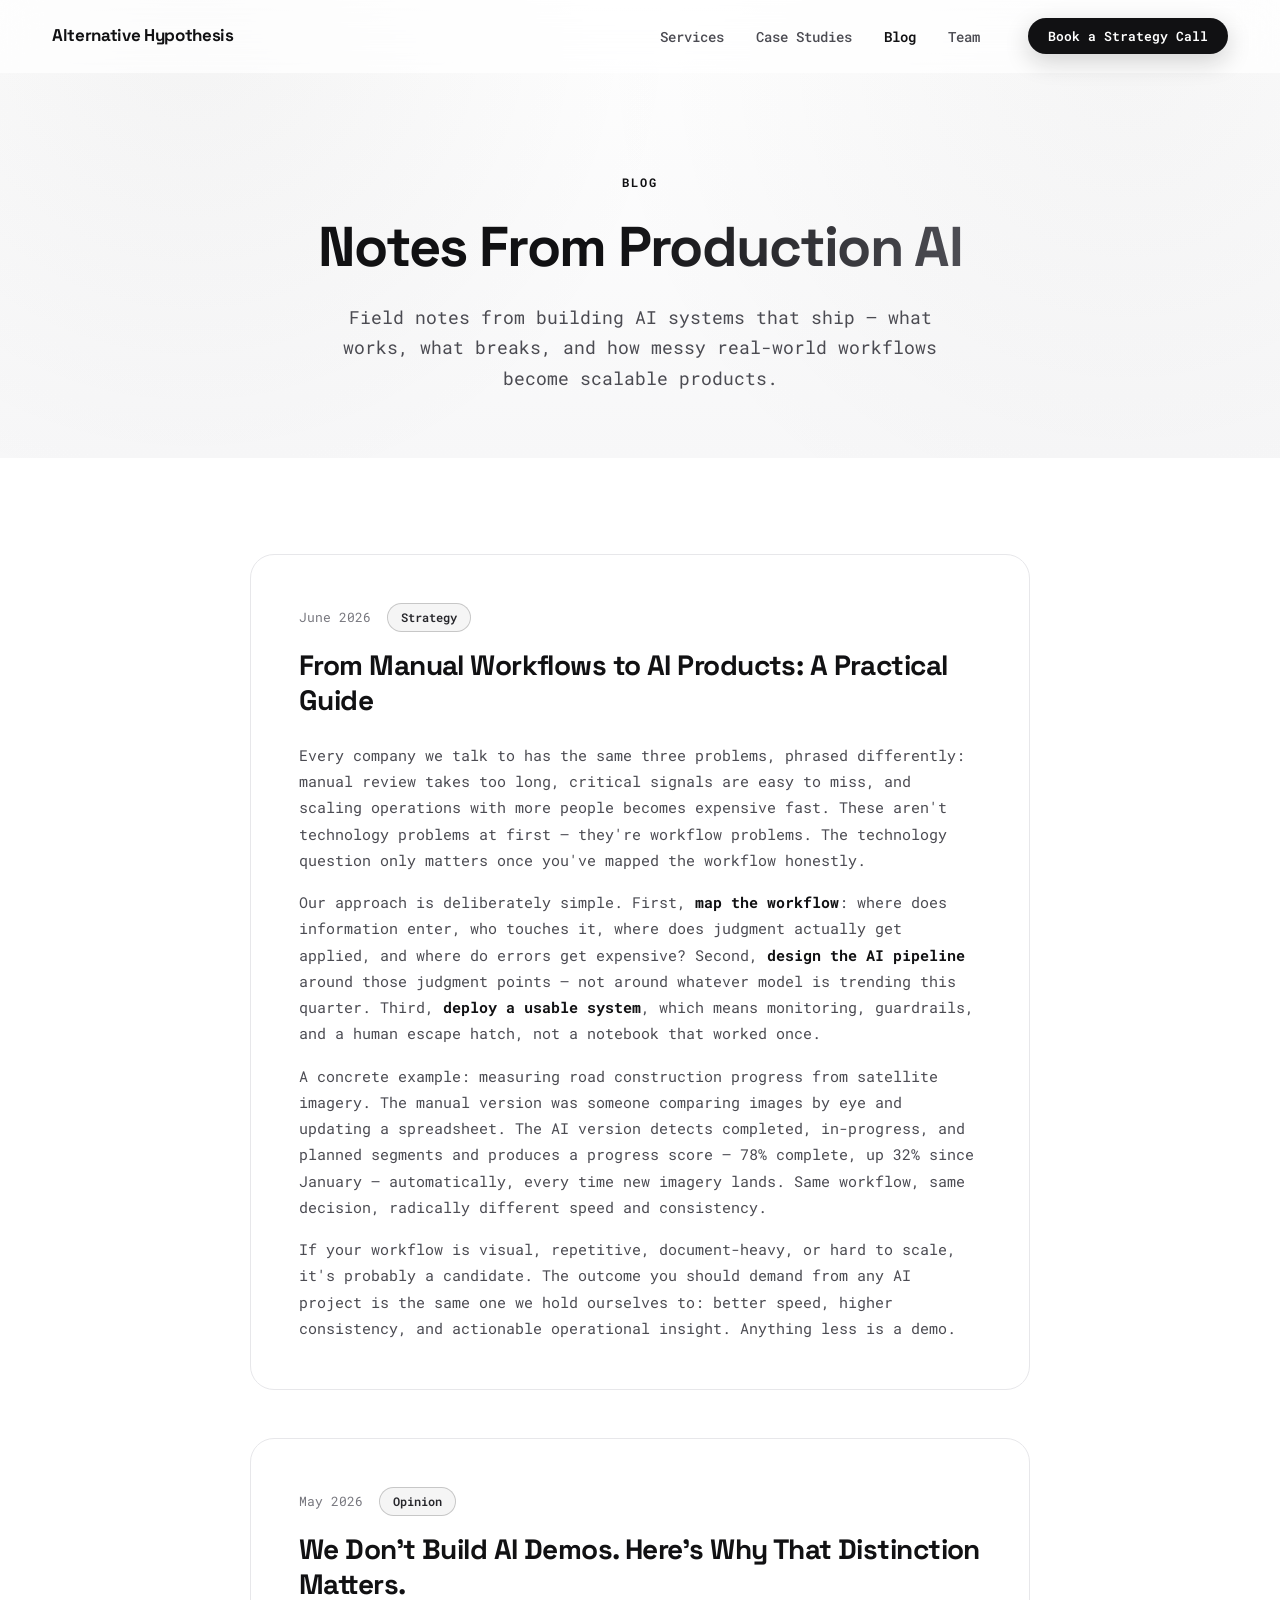
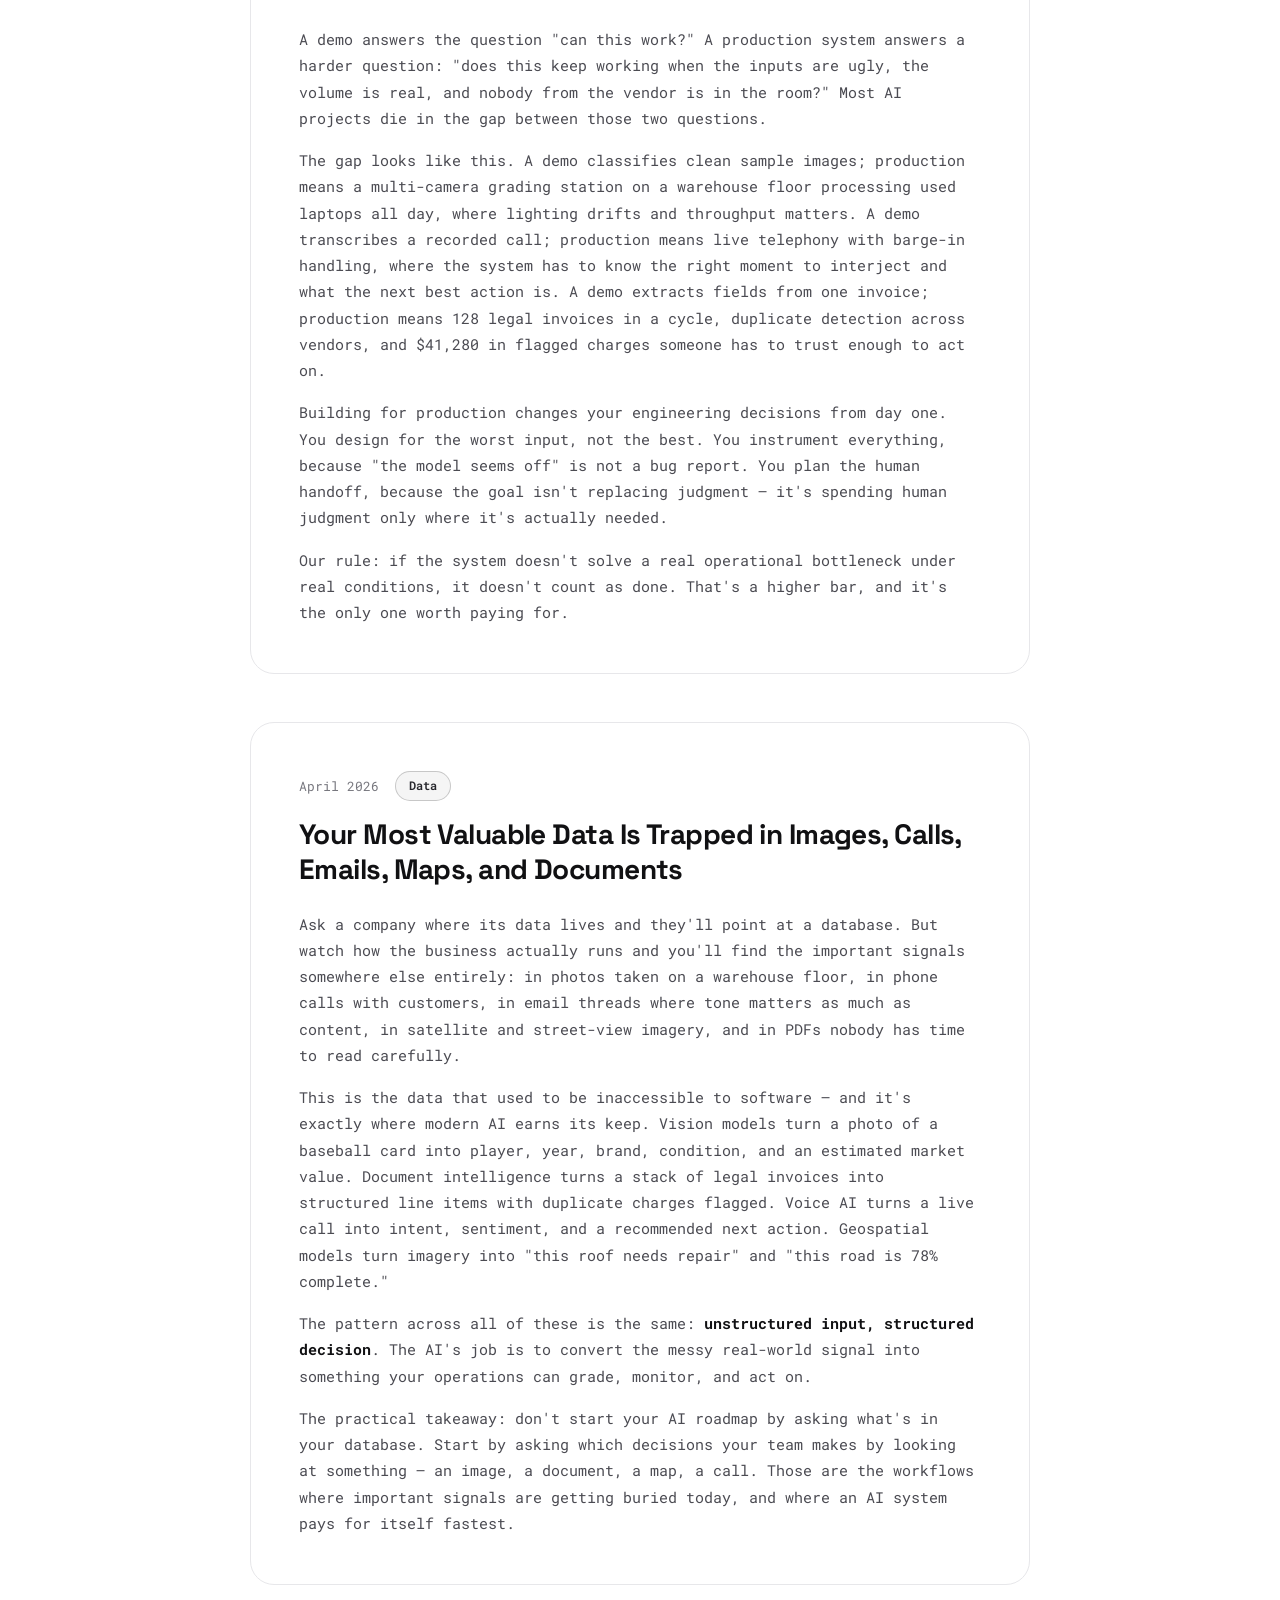
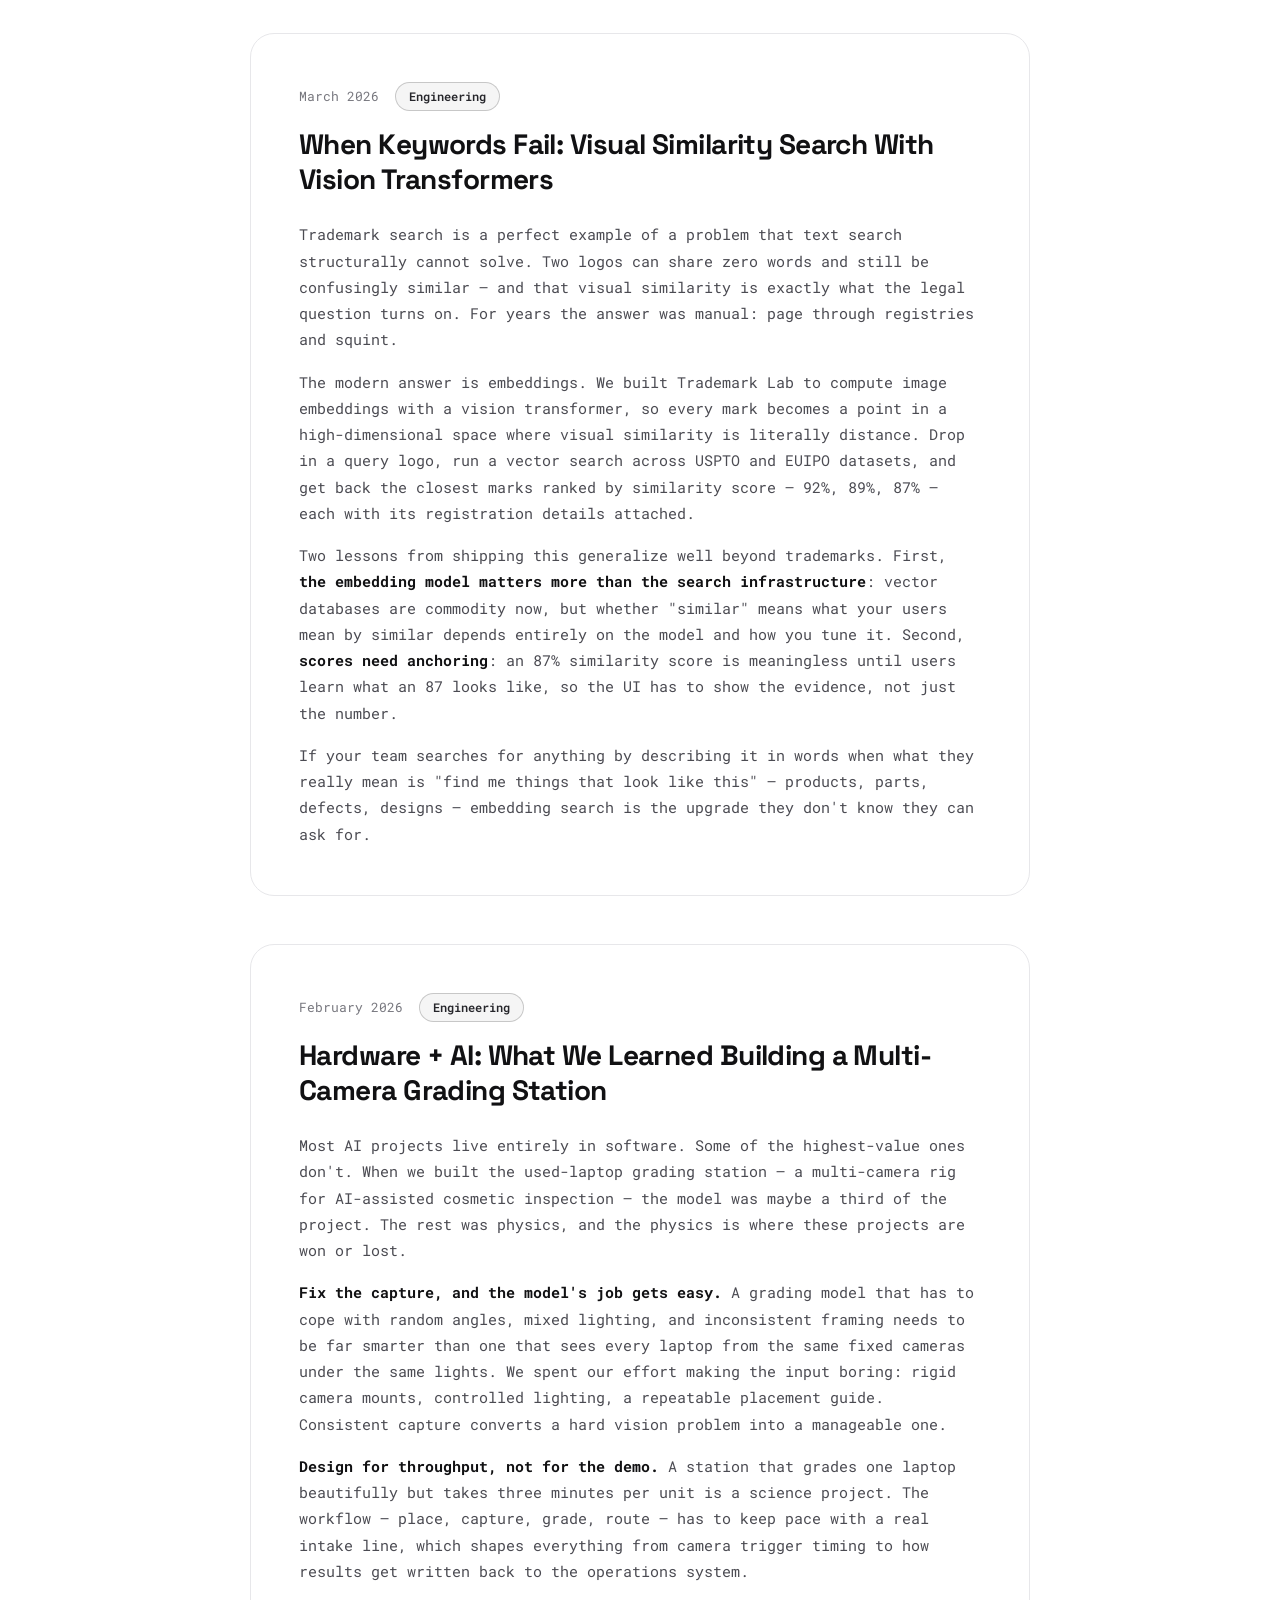
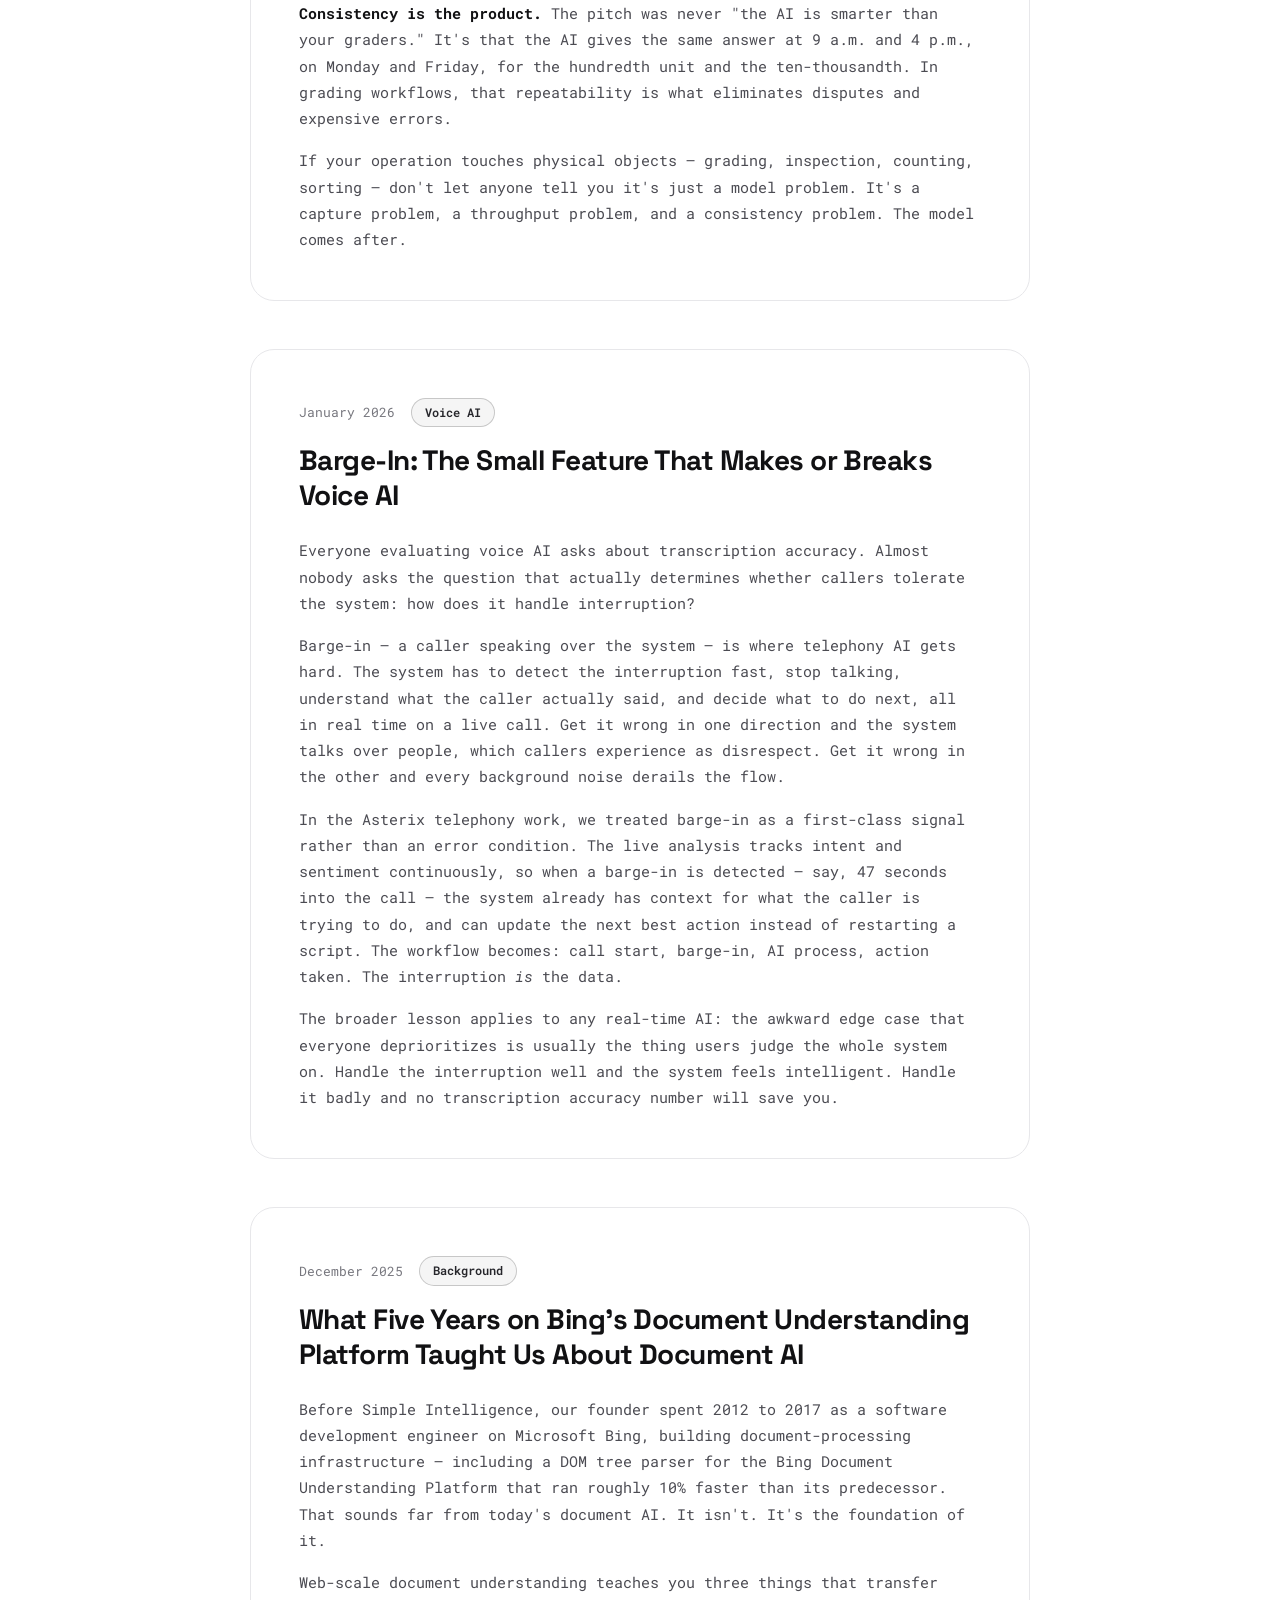
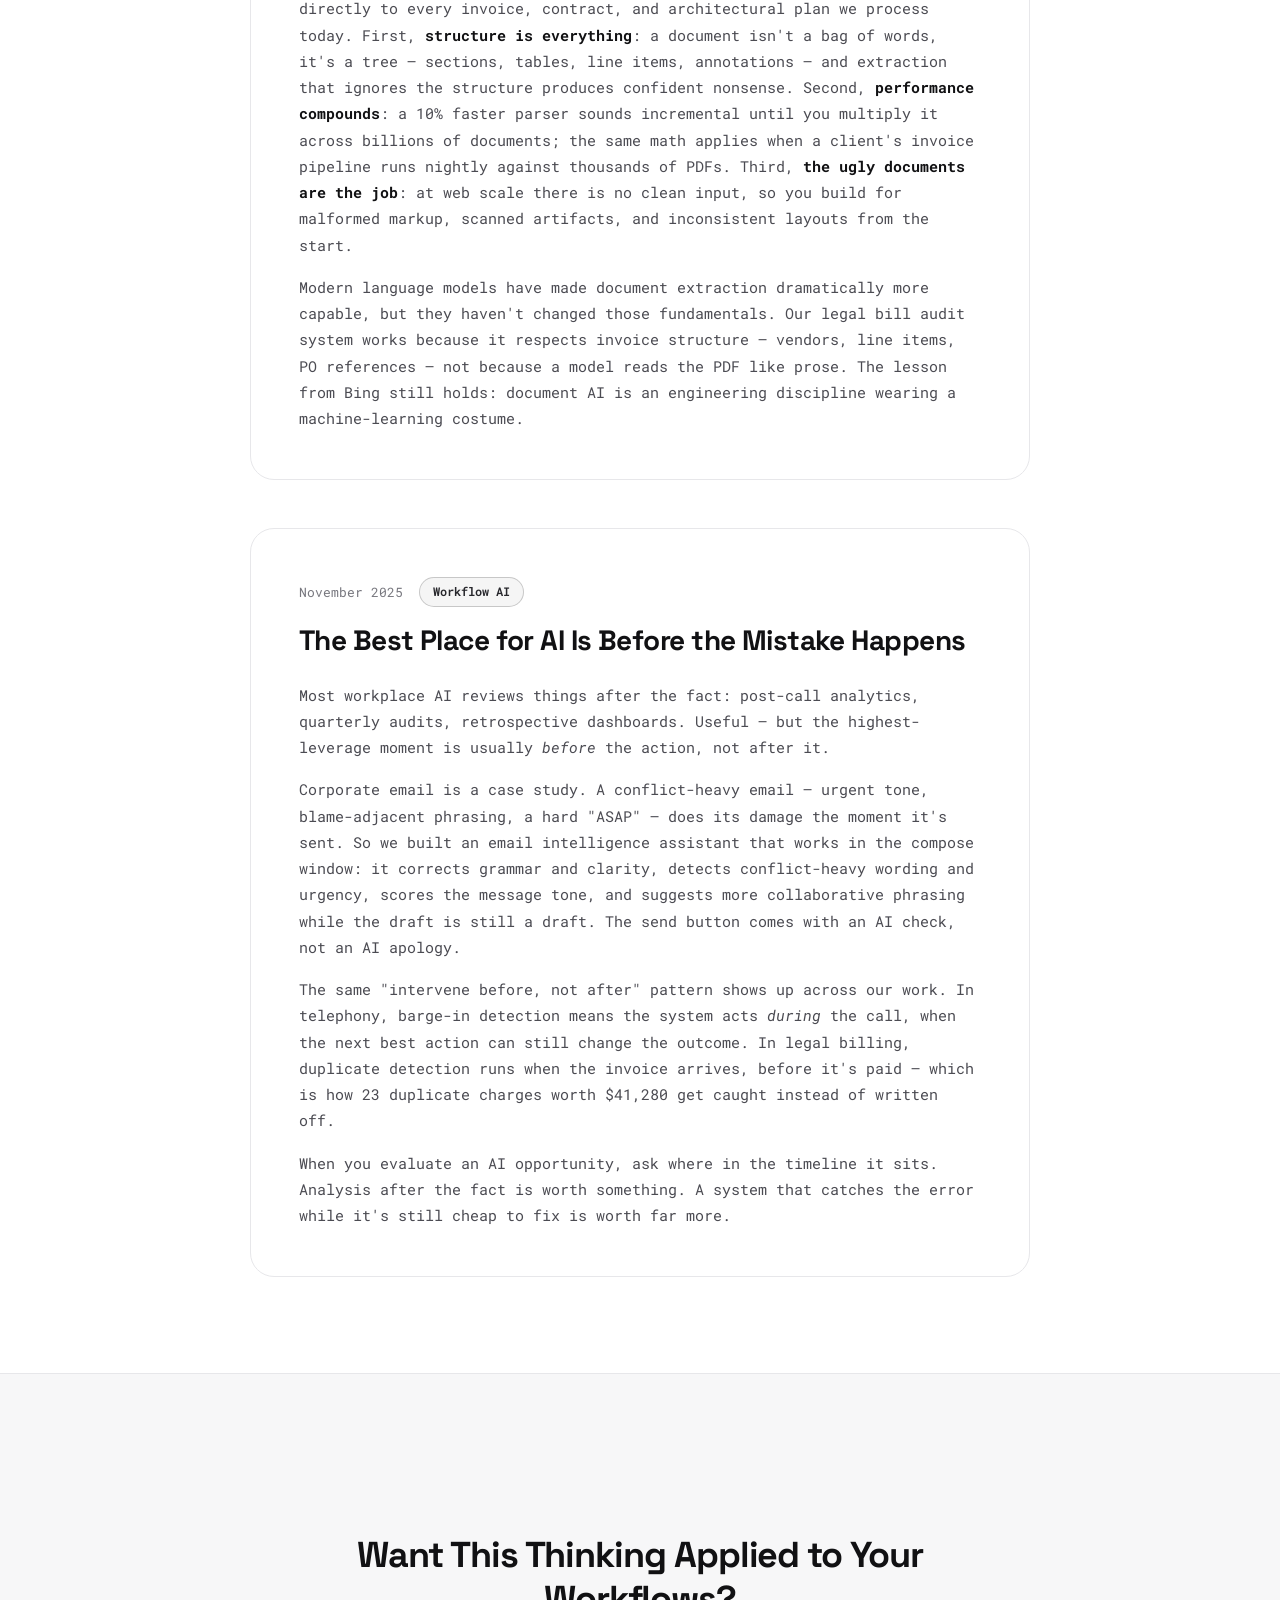
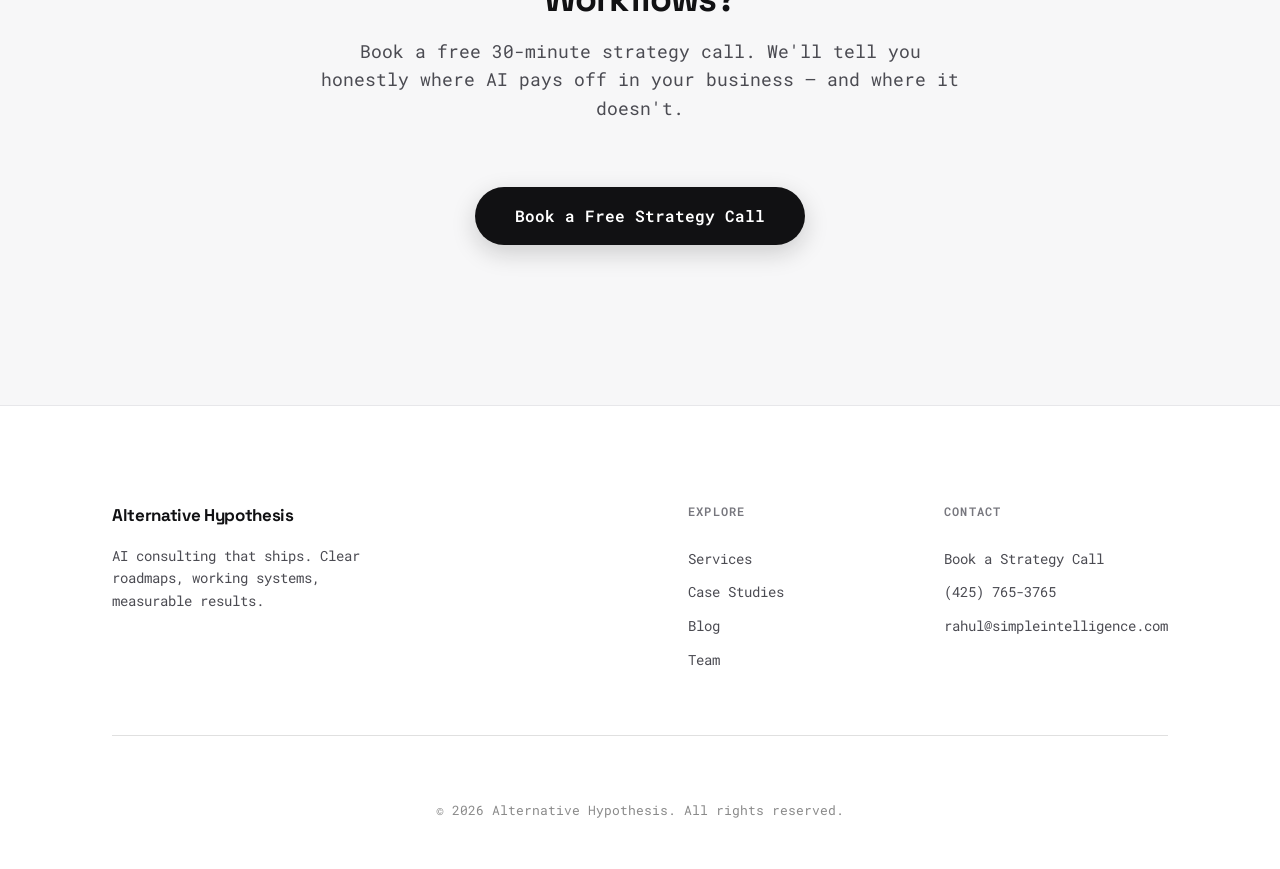
<file: blog.html>
<!DOCTYPE html>
<html lang="en">
<head>
    <!-- Google tag (gtag.js) -->
    <script async src="https://www.googletagmanager.com/gtag/js?id=AW-18338912927"></script>
    <script>
      window.dataLayer = window.dataLayer || [];
      function gtag(){dataLayer.push(arguments);}
      gtag('js', new Date());
      gtag('config', 'AW-18338912927');
    </script>
    <meta charset="UTF-8">
    <meta name="viewport" content="width=device-width, initial-scale=1.0">
    <title>Blog — Notes From Production AI | Alternative Hypothesis</title>
    <meta name="description" content="Field notes on building production AI systems: computer vision, document intelligence, voice AI, geospatial analysis, and turning manual workflows into AI products.">
    <link rel="preconnect" href="https://fonts.googleapis.com">
    <link rel="preconnect" href="https://fonts.gstatic.com" crossorigin>
    <link href="https://fonts.googleapis.com/css2?family=Roboto+Mono:wght@400;500;600;700&family=Space+Grotesk:wght@500;600;700&display=swap" rel="stylesheet">
    <link rel="stylesheet" href="styles.css">
</head>
<body class="enterprise-site subpage">

    <!-- Navigation -->
    <nav class="nav">
        <div class="nav-container">
            <a href="index.html" class="logo">Alternative Hypothesis</a>
            <ul class="nav-links">
                <li><a href="index.html#services">Services</a></li>
                <li><a href="case-studies.html">Case Studies</a></li>
                <li><a href="blog.html" class="nav-active">Blog</a></li>
                <li><a href="team.html">Team</a></li>
            </ul>
            <a href="tel:4257653765" class="nav-phone">(425) 765-3765</a>
            <a href="index.html#contact" class="nav-cta">Book a Strategy Call</a>
            <button class="mobile-menu-btn" aria-label="Toggle menu">
                <span></span>
                <span></span>
            </button>
        </div>
    </nav>

    <!-- Page Hero -->
    <header class="page-hero">
        <div class="container">
            <span class="section-label">Blog</span>
            <h1>Notes From <span class="grad-text">Production AI</span></h1>
            <p class="page-sub">Field notes from building AI systems that ship — what works, what breaks, and how messy real-world workflows become scalable products.</p>
        </div>
    </header>

    <!-- Posts -->
    <section class="blog-section">
        <div class="container">
            <div class="blog-list">

                <article class="blog-post" id="manual-workflows-to-ai-products">
                    <div class="post-meta">
                        <span class="post-date">June 2026</span>
                        <span class="post-tag">Strategy</span>
                    </div>
                    <h2>From Manual Workflows to AI Products: A Practical Guide</h2>
                    <div class="post-body">
                        <p>Every company we talk to has the same three problems, phrased differently: manual review takes too long, critical signals are easy to miss, and scaling operations with more people becomes expensive fast. These aren't technology problems at first — they're workflow problems. The technology question only matters once you've mapped the workflow honestly.</p>
                        <p>Our approach is deliberately simple. First, <strong>map the workflow</strong>: where does information enter, who touches it, where does judgment actually get applied, and where do errors get expensive? Second, <strong>design the AI pipeline</strong> around those judgment points — not around whatever model is trending this quarter. Third, <strong>deploy a usable system</strong>, which means monitoring, guardrails, and a human escape hatch, not a notebook that worked once.</p>
                        <p>A concrete example: measuring road construction progress from satellite imagery. The manual version was someone comparing images by eye and updating a spreadsheet. The AI version detects completed, in-progress, and planned segments and produces a progress score — 78% complete, up 32% since January — automatically, every time new imagery lands. Same workflow, same decision, radically different speed and consistency.</p>
                        <p>If your workflow is visual, repetitive, document-heavy, or hard to scale, it's probably a candidate. The outcome you should demand from any AI project is the same one we hold ourselves to: better speed, higher consistency, and actionable operational insight. Anything less is a demo.</p>
                    </div>
                </article>

                <article class="blog-post" id="no-ai-demos">
                    <div class="post-meta">
                        <span class="post-date">May 2026</span>
                        <span class="post-tag">Opinion</span>
                    </div>
                    <h2>We Don't Build AI Demos. Here's Why That Distinction Matters.</h2>
                    <div class="post-body">
                        <p>A demo answers the question "can this work?" A production system answers a harder question: "does this keep working when the inputs are ugly, the volume is real, and nobody from the vendor is in the room?" Most AI projects die in the gap between those two questions.</p>
                        <p>The gap looks like this. A demo classifies clean sample images; production means a multi-camera grading station on a warehouse floor processing used laptops all day, where lighting drifts and throughput matters. A demo transcribes a recorded call; production means live telephony with barge-in handling, where the system has to know the right moment to interject and what the next best action is. A demo extracts fields from one invoice; production means 128 legal invoices in a cycle, duplicate detection across vendors, and $41,280 in flagged charges someone has to trust enough to act on.</p>
                        <p>Building for production changes your engineering decisions from day one. You design for the worst input, not the best. You instrument everything, because "the model seems off" is not a bug report. You plan the human handoff, because the goal isn't replacing judgment — it's spending human judgment only where it's actually needed.</p>
                        <p>Our rule: if the system doesn't solve a real operational bottleneck under real conditions, it doesn't count as done. That's a higher bar, and it's the only one worth paying for.</p>
                    </div>
                </article>

                <article class="blog-post" id="data-trapped-everywhere">
                    <div class="post-meta">
                        <span class="post-date">April 2026</span>
                        <span class="post-tag">Data</span>
                    </div>
                    <h2>Your Most Valuable Data Is Trapped in Images, Calls, Emails, Maps, and Documents</h2>
                    <div class="post-body">
                        <p>Ask a company where its data lives and they'll point at a database. But watch how the business actually runs and you'll find the important signals somewhere else entirely: in photos taken on a warehouse floor, in phone calls with customers, in email threads where tone matters as much as content, in satellite and street-view imagery, and in PDFs nobody has time to read carefully.</p>
                        <p>This is the data that used to be inaccessible to software — and it's exactly where modern AI earns its keep. Vision models turn a photo of a baseball card into player, year, brand, condition, and an estimated market value. Document intelligence turns a stack of legal invoices into structured line items with duplicate charges flagged. Voice AI turns a live call into intent, sentiment, and a recommended next action. Geospatial models turn imagery into "this roof needs repair" and "this road is 78% complete."</p>
                        <p>The pattern across all of these is the same: <strong>unstructured input, structured decision</strong>. The AI's job is to convert the messy real-world signal into something your operations can grade, monitor, and act on.</p>
                        <p>The practical takeaway: don't start your AI roadmap by asking what's in your database. Start by asking which decisions your team makes by looking at something — an image, a document, a map, a call. Those are the workflows where important signals are getting buried today, and where an AI system pays for itself fastest.</p>
                    </div>
                </article>

                <article class="blog-post" id="visual-search-beyond-keywords">
                    <div class="post-meta">
                        <span class="post-date">March 2026</span>
                        <span class="post-tag">Engineering</span>
                    </div>
                    <h2>When Keywords Fail: Visual Similarity Search With Vision Transformers</h2>
                    <div class="post-body">
                        <p>Trademark search is a perfect example of a problem that text search structurally cannot solve. Two logos can share zero words and still be confusingly similar — and that visual similarity is exactly what the legal question turns on. For years the answer was manual: page through registries and squint.</p>
                        <p>The modern answer is embeddings. We built Trademark Lab to compute image embeddings with a vision transformer, so every mark becomes a point in a high-dimensional space where visual similarity is literally distance. Drop in a query logo, run a vector search across USPTO and EUIPO datasets, and get back the closest marks ranked by similarity score — 92%, 89%, 87% — each with its registration details attached.</p>
                        <p>Two lessons from shipping this generalize well beyond trademarks. First, <strong>the embedding model matters more than the search infrastructure</strong>: vector databases are commodity now, but whether "similar" means what your users mean by similar depends entirely on the model and how you tune it. Second, <strong>scores need anchoring</strong>: an 87% similarity score is meaningless until users learn what an 87 looks like, so the UI has to show the evidence, not just the number.</p>
                        <p>If your team searches for anything by describing it in words when what they really mean is "find me things that look like this" — products, parts, defects, designs — embedding search is the upgrade they don't know they can ask for.</p>
                    </div>
                </article>

                <article class="blog-post" id="hardware-plus-ai">
                    <div class="post-meta">
                        <span class="post-date">February 2026</span>
                        <span class="post-tag">Engineering</span>
                    </div>
                    <h2>Hardware + AI: What We Learned Building a Multi-Camera Grading Station</h2>
                    <div class="post-body">
                        <p>Most AI projects live entirely in software. Some of the highest-value ones don't. When we built the used-laptop grading station — a multi-camera rig for AI-assisted cosmetic inspection — the model was maybe a third of the project. The rest was physics, and the physics is where these projects are won or lost.</p>
                        <p><strong>Fix the capture, and the model's job gets easy.</strong> A grading model that has to cope with random angles, mixed lighting, and inconsistent framing needs to be far smarter than one that sees every laptop from the same fixed cameras under the same lights. We spent our effort making the input boring: rigid camera mounts, controlled lighting, a repeatable placement guide. Consistent capture converts a hard vision problem into a manageable one.</p>
                        <p><strong>Design for throughput, not for the demo.</strong> A station that grades one laptop beautifully but takes three minutes per unit is a science project. The workflow — place, capture, grade, route — has to keep pace with a real intake line, which shapes everything from camera trigger timing to how results get written back to the operations system.</p>
                        <p><strong>Consistency is the product.</strong> The pitch was never "the AI is smarter than your graders." It's that the AI gives the same answer at 9 a.m. and 4 p.m., on Monday and Friday, for the hundredth unit and the ten-thousandth. In grading workflows, that repeatability is what eliminates disputes and expensive errors.</p>
                        <p>If your operation touches physical objects — grading, inspection, counting, sorting — don't let anyone tell you it's just a model problem. It's a capture problem, a throughput problem, and a consistency problem. The model comes after.</p>
                    </div>
                </article>

                <article class="blog-post" id="barge-in-voice-ai">
                    <div class="post-meta">
                        <span class="post-date">January 2026</span>
                        <span class="post-tag">Voice AI</span>
                    </div>
                    <h2>Barge-In: The Small Feature That Makes or Breaks Voice AI</h2>
                    <div class="post-body">
                        <p>Everyone evaluating voice AI asks about transcription accuracy. Almost nobody asks the question that actually determines whether callers tolerate the system: how does it handle interruption?</p>
                        <p>Barge-in — a caller speaking over the system — is where telephony AI gets hard. The system has to detect the interruption fast, stop talking, understand what the caller actually said, and decide what to do next, all in real time on a live call. Get it wrong in one direction and the system talks over people, which callers experience as disrespect. Get it wrong in the other and every background noise derails the flow.</p>
                        <p>In the Asterix telephony work, we treated barge-in as a first-class signal rather than an error condition. The live analysis tracks intent and sentiment continuously, so when a barge-in is detected — say, 47 seconds into the call — the system already has context for what the caller is trying to do, and can update the next best action instead of restarting a script. The workflow becomes: call start, barge-in, AI process, action taken. The interruption <em>is</em> the data.</p>
                        <p>The broader lesson applies to any real-time AI: the awkward edge case that everyone deprioritizes is usually the thing users judge the whole system on. Handle the interruption well and the system feels intelligent. Handle it badly and no transcription accuracy number will save you.</p>
                    </div>
                </article>

                <article class="blog-post" id="bing-to-document-ai">
                    <div class="post-meta">
                        <span class="post-date">December 2025</span>
                        <span class="post-tag">Background</span>
                    </div>
                    <h2>What Five Years on Bing's Document Understanding Platform Taught Us About Document AI</h2>
                    <div class="post-body">
                        <p>Before Simple Intelligence, our founder spent 2012 to 2017 as a software development engineer on Microsoft Bing, building document-processing infrastructure — including a DOM tree parser for the Bing Document Understanding Platform that ran roughly 10% faster than its predecessor. That sounds far from today's document AI. It isn't. It's the foundation of it.</p>
                        <p>Web-scale document understanding teaches you three things that transfer directly to every invoice, contract, and architectural plan we process today. First, <strong>structure is everything</strong>: a document isn't a bag of words, it's a tree — sections, tables, line items, annotations — and extraction that ignores the structure produces confident nonsense. Second, <strong>performance compounds</strong>: a 10% faster parser sounds incremental until you multiply it across billions of documents; the same math applies when a client's invoice pipeline runs nightly against thousands of PDFs. Third, <strong>the ugly documents are the job</strong>: at web scale there is no clean input, so you build for malformed markup, scanned artifacts, and inconsistent layouts from the start.</p>
                        <p>Modern language models have made document extraction dramatically more capable, but they haven't changed those fundamentals. Our legal bill audit system works because it respects invoice structure — vendors, line items, PO references — not because a model reads the PDF like prose. The lesson from Bing still holds: document AI is an engineering discipline wearing a machine-learning costume.</p>
                    </div>
                </article>

                <article class="blog-post" id="ai-in-the-loop-email">
                    <div class="post-meta">
                        <span class="post-date">November 2025</span>
                        <span class="post-tag">Workflow AI</span>
                    </div>
                    <h2>The Best Place for AI Is Before the Mistake Happens</h2>
                    <div class="post-body">
                        <p>Most workplace AI reviews things after the fact: post-call analytics, quarterly audits, retrospective dashboards. Useful — but the highest-leverage moment is usually <em>before</em> the action, not after it.</p>
                        <p>Corporate email is a case study. A conflict-heavy email — urgent tone, blame-adjacent phrasing, a hard "ASAP" — does its damage the moment it's sent. So we built an email intelligence assistant that works in the compose window: it corrects grammar and clarity, detects conflict-heavy wording and urgency, scores the message tone, and suggests more collaborative phrasing while the draft is still a draft. The send button comes with an AI check, not an AI apology.</p>
                        <p>The same "intervene before, not after" pattern shows up across our work. In telephony, barge-in detection means the system acts <em>during</em> the call, when the next best action can still change the outcome. In legal billing, duplicate detection runs when the invoice arrives, before it's paid — which is how 23 duplicate charges worth $41,280 get caught instead of written off.</p>
                        <p>When you evaluate an AI opportunity, ask where in the timeline it sits. Analysis after the fact is worth something. A system that catches the error while it's still cheap to fix is worth far more.</p>
                    </div>
                </article>

            </div>
        </div>
    </section>

    <!-- CTA -->
    <section class="cta page-cta">
        <div class="container">
            <div class="cta-content">
                <h2>Want This Thinking Applied to Your Workflows?</h2>
                <p class="cta-sub">Book a free 30-minute strategy call. We'll tell you honestly where AI pays off in your business — and where it doesn't.</p>
                <div class="inline-cta center">
                    <a href="index.html#contact" class="btn btn-primary btn-large">Book a Free Strategy Call</a>
                </div>
            </div>
        </div>
    </section>

    <!-- Footer -->
    <footer class="footer">
        <div class="container">
            <div class="footer-main">
                <div class="footer-brand">
                    <a href="index.html" class="logo">Alternative Hypothesis</a>
                    <p>AI consulting that ships. Clear roadmaps, working systems, measurable results.</p>
                </div>
                <div class="footer-links">
                    <div class="footer-col">
                        <h4>Explore</h4>
                        <ul>
                            <li><a href="index.html#services">Services</a></li>
                            <li><a href="case-studies.html">Case Studies</a></li>
                            <li><a href="blog.html">Blog</a></li>
                            <li><a href="team.html">Team</a></li>
                        </ul>
                    </div>
                    <div class="footer-col">
                        <h4>Contact</h4>
                        <ul>
                            <li><a href="index.html#contact">Book a Strategy Call</a></li>
                            <li><a href="tel:4257653765">(425) 765-3765</a></li>
                            <li><a href="mailto:rahul@simpleintelligence.com">rahul@simpleintelligence.com</a></li>
                        </ul>
                    </div>
                </div>
            </div>
            <div class="footer-bottom">
                <p>&copy; 2026 Alternative Hypothesis. All rights reserved.</p>
            </div>
        </div>
    </footer>

    <script src="script.js"></script>
</body>
</html>
</file>
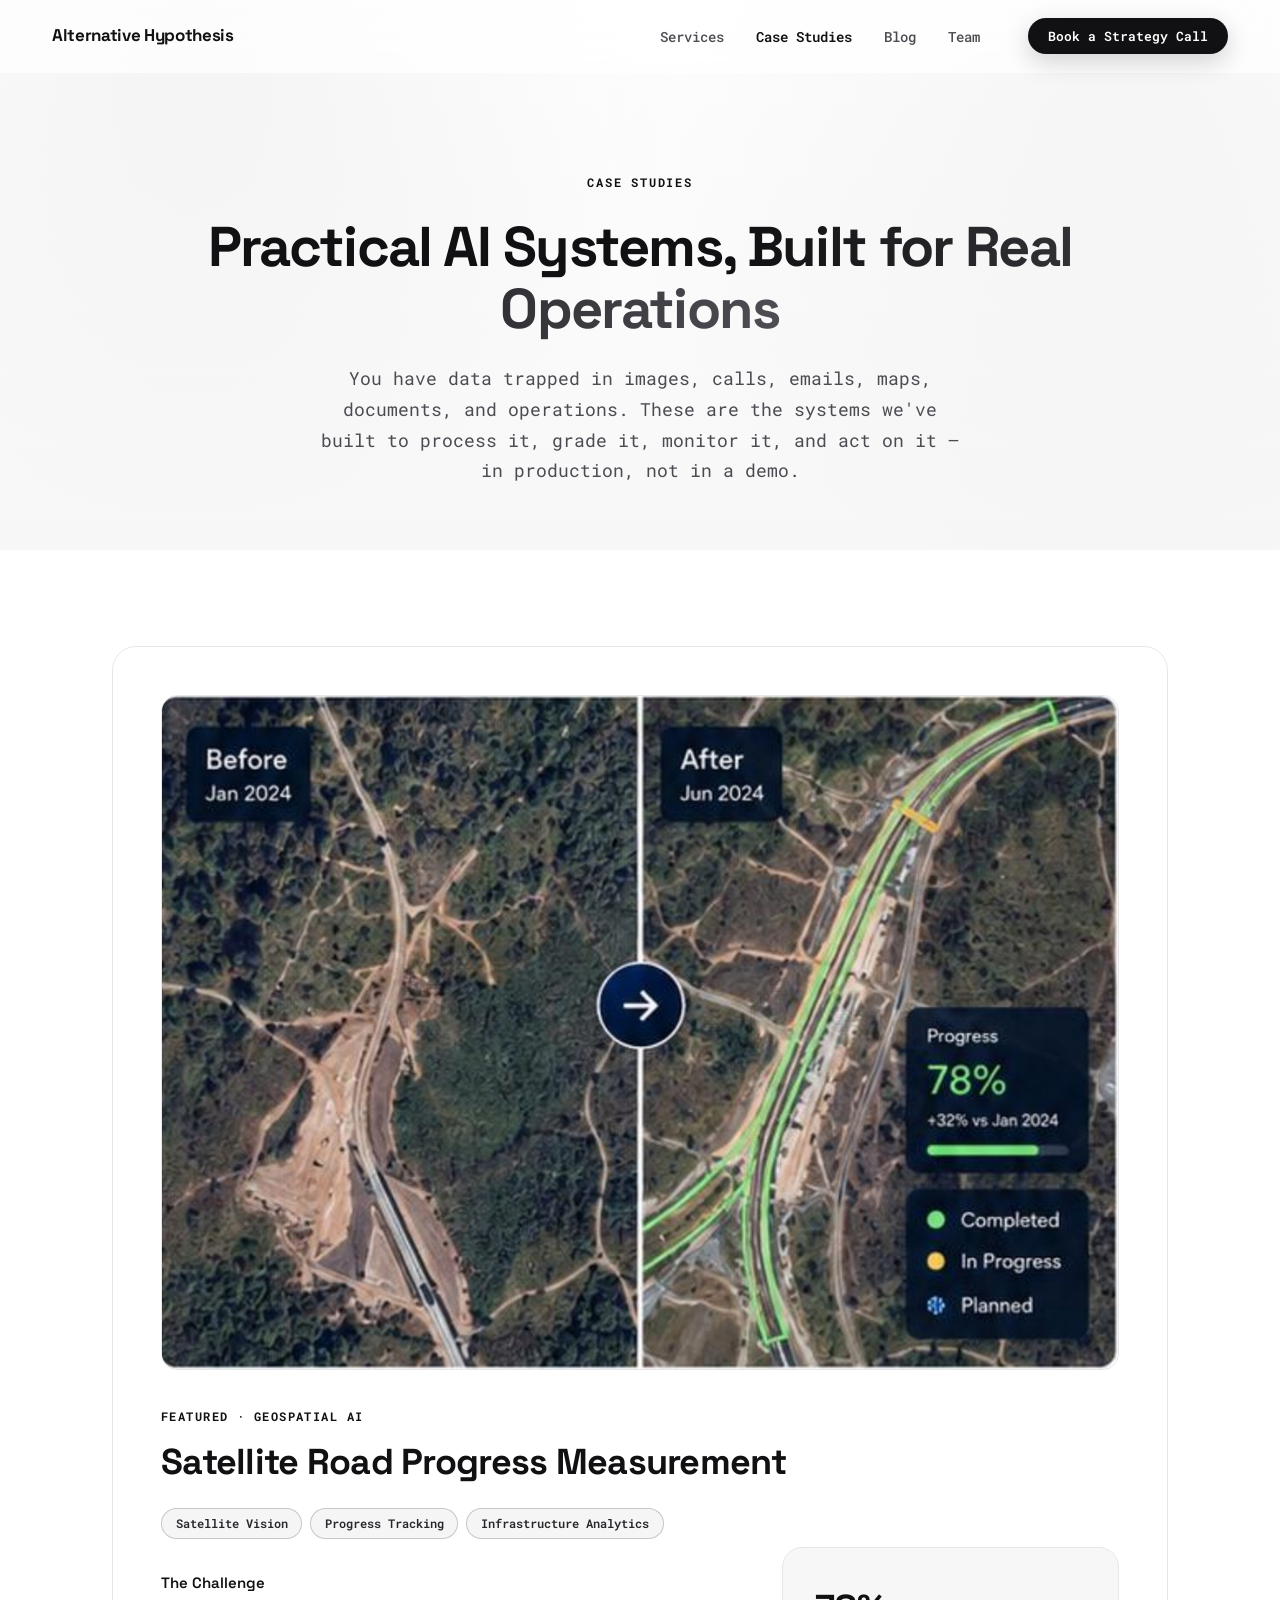
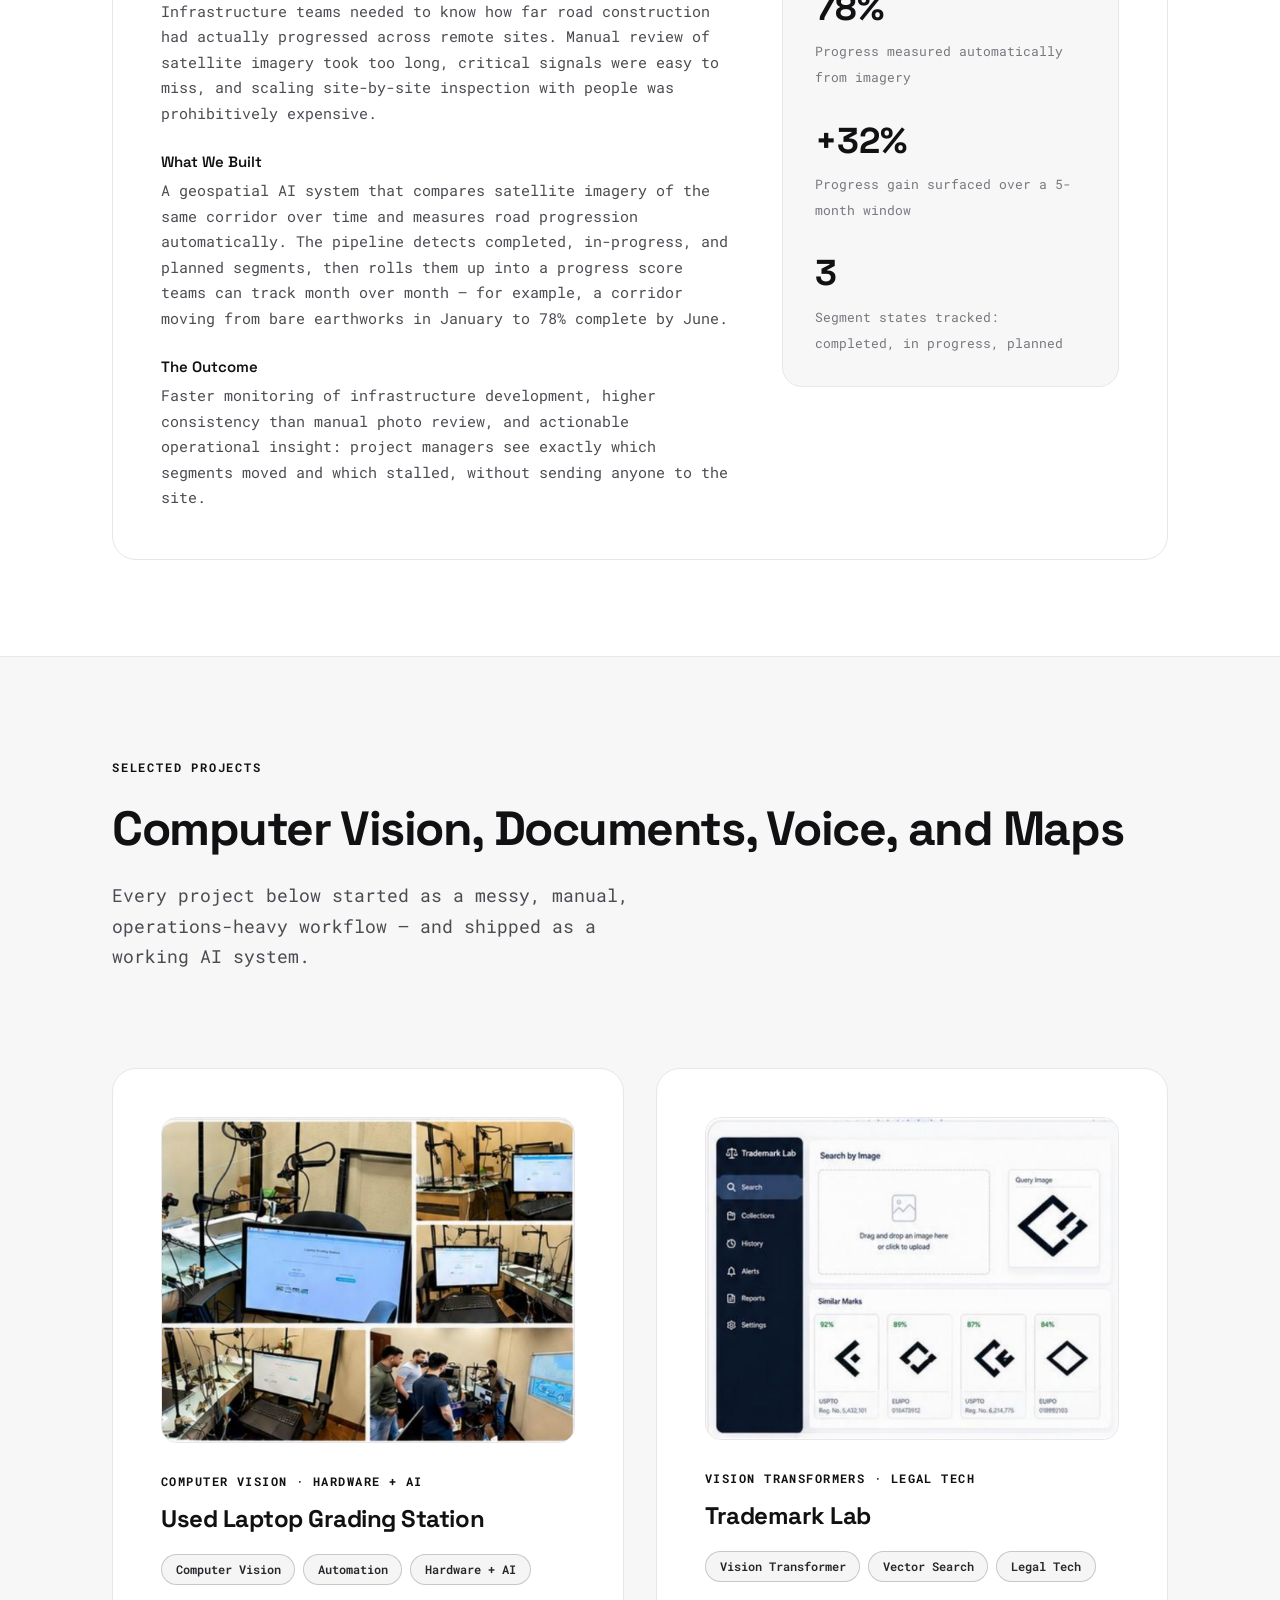
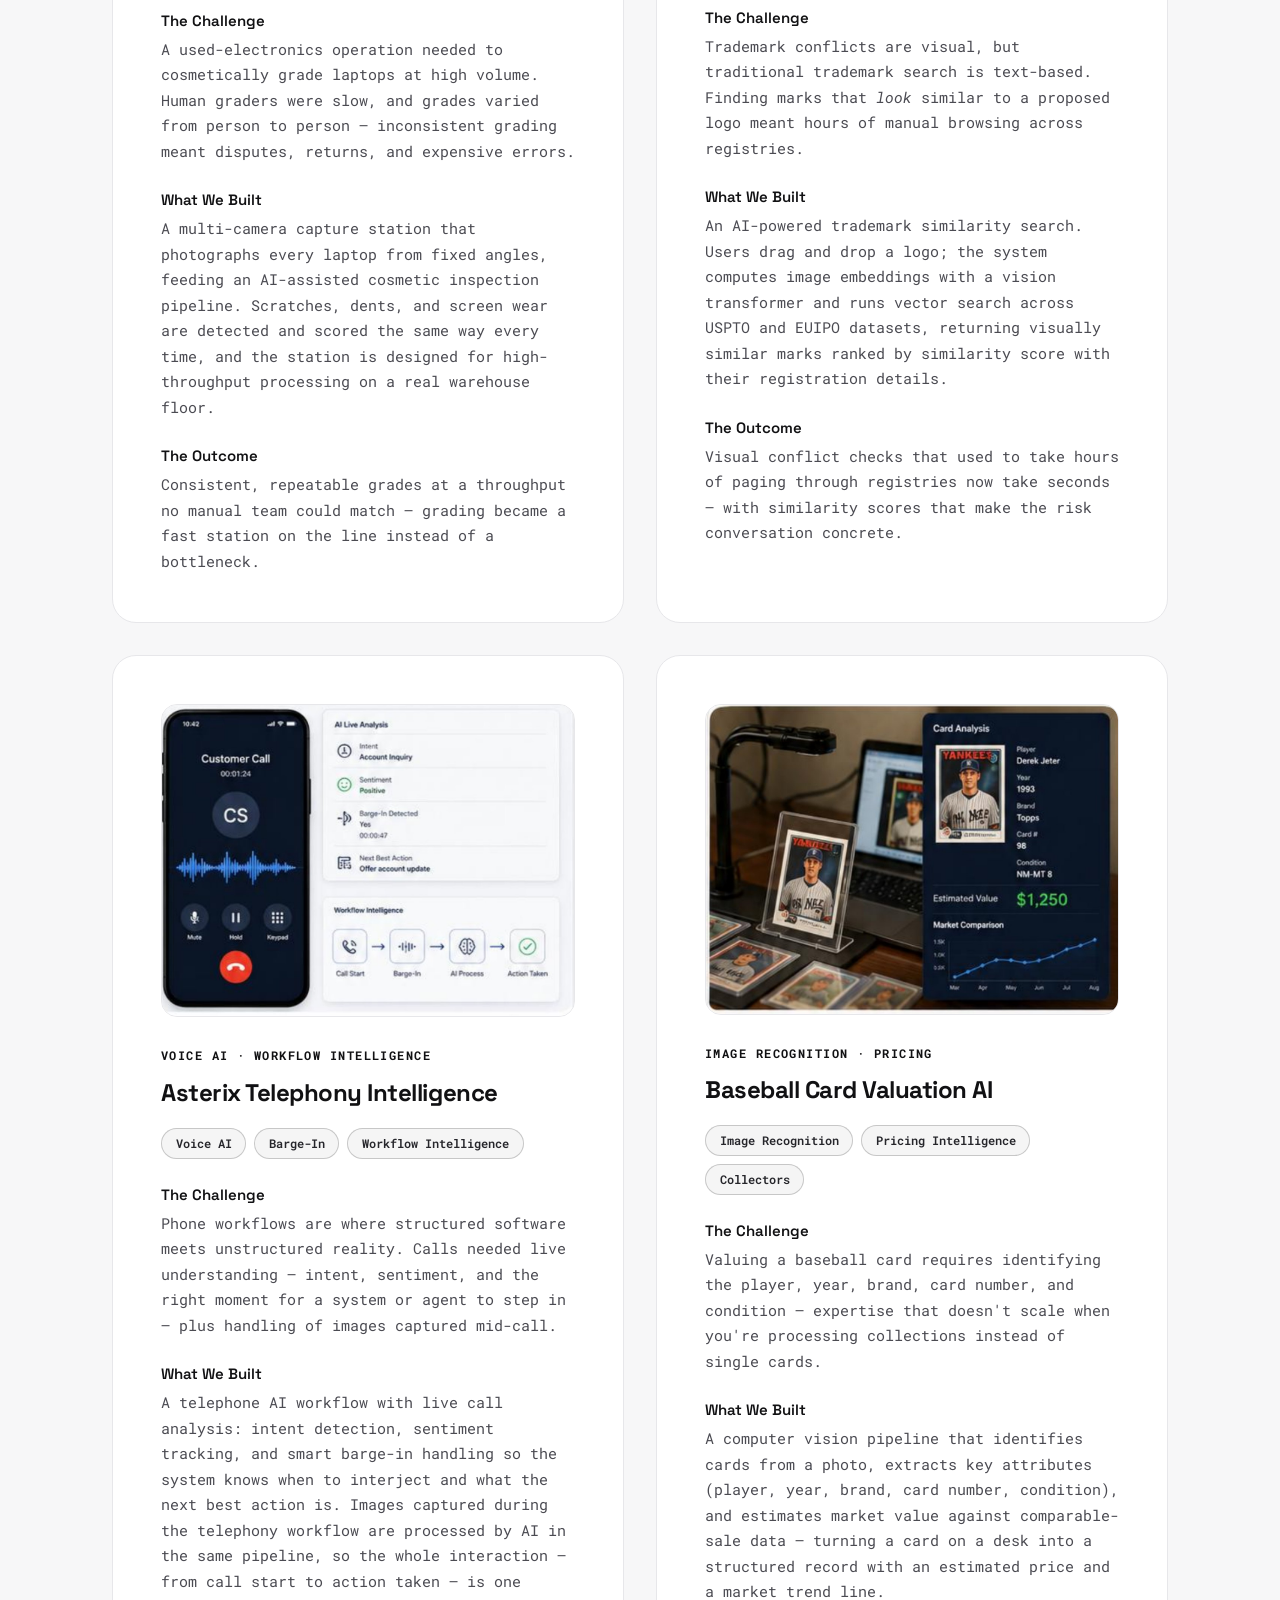
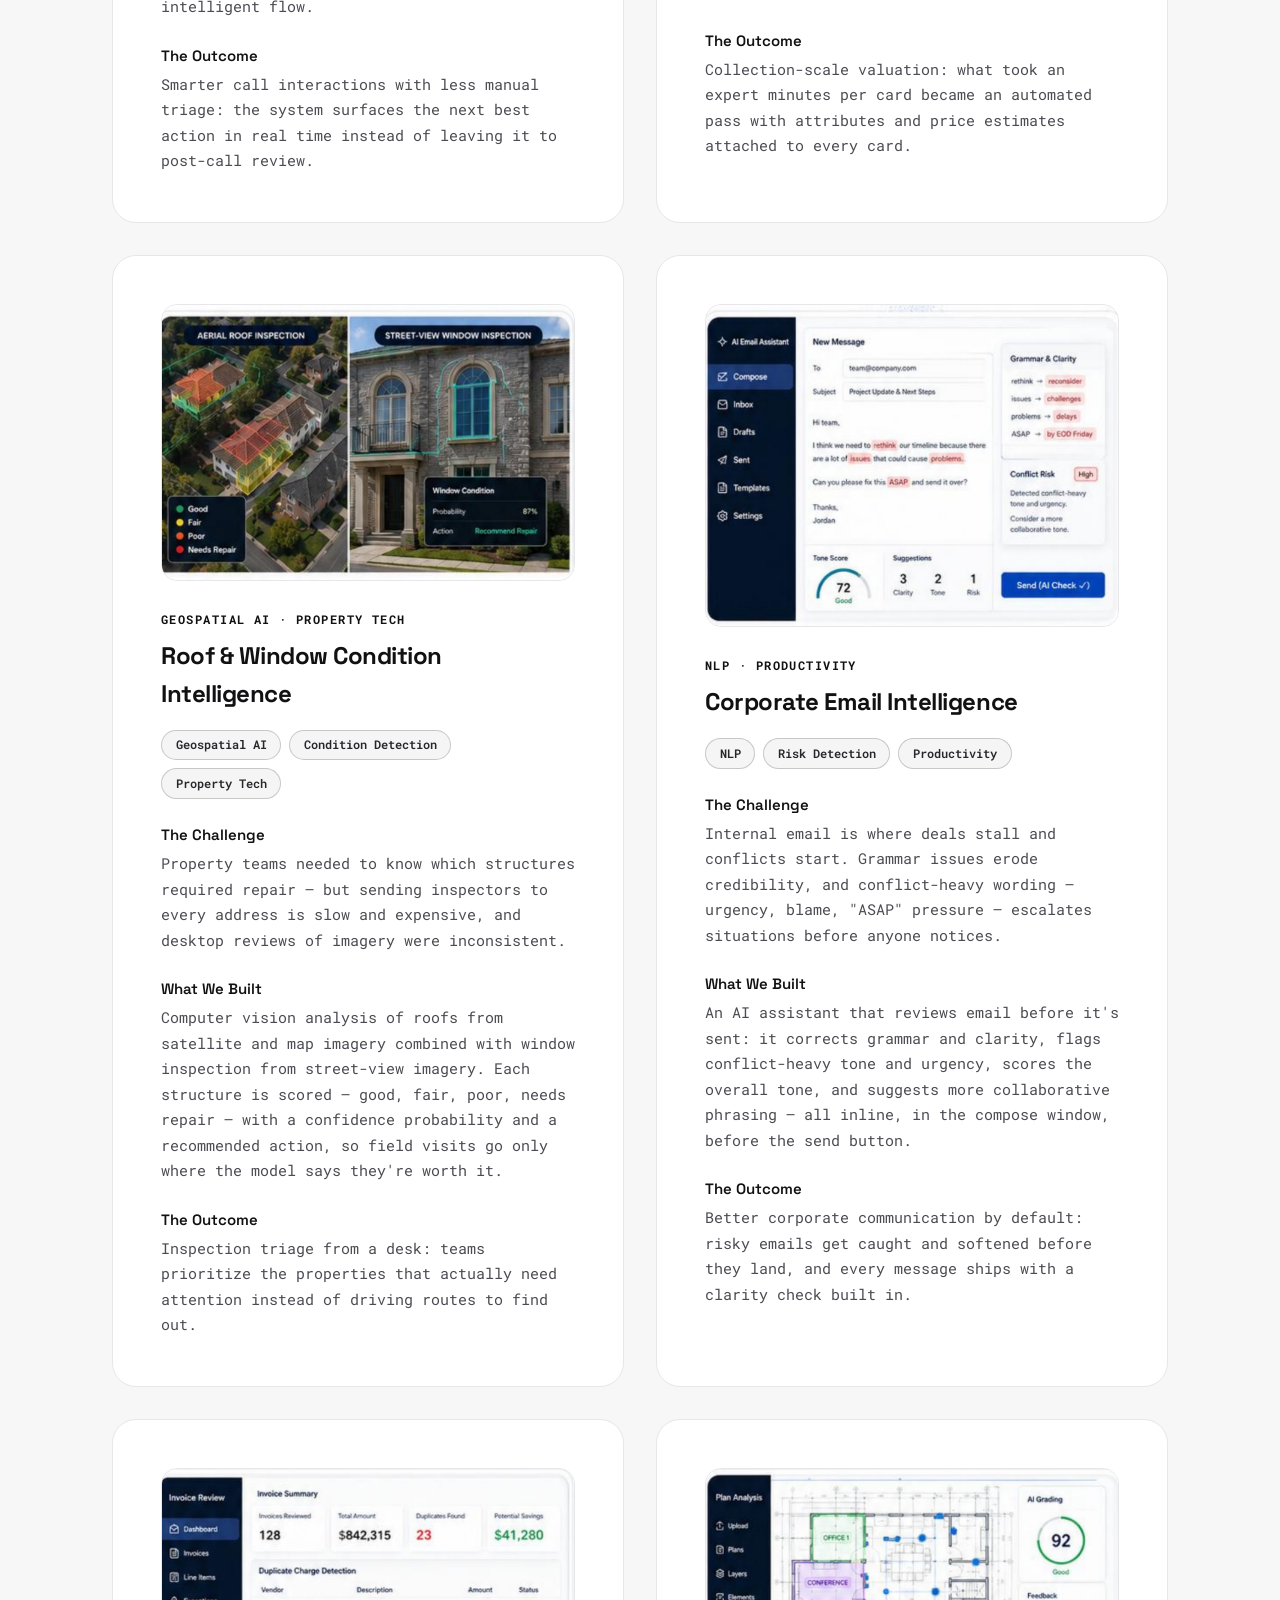
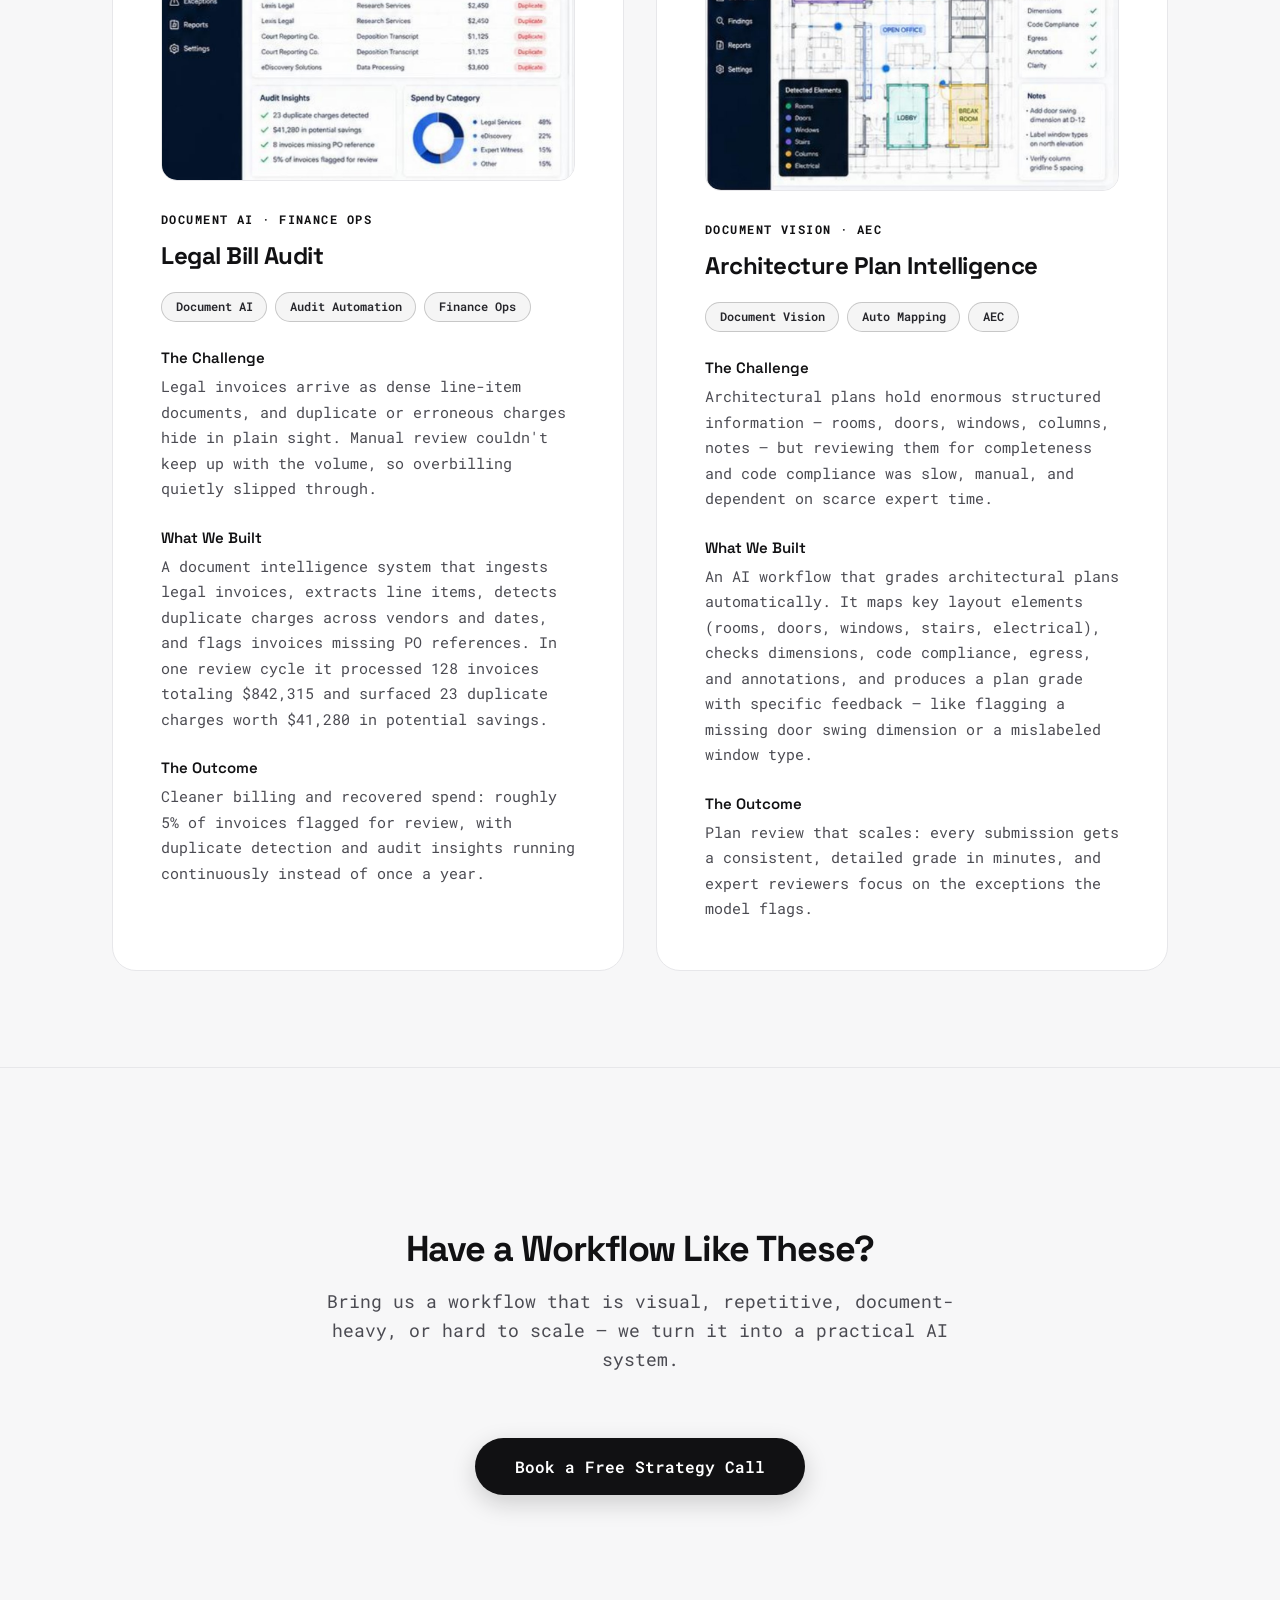
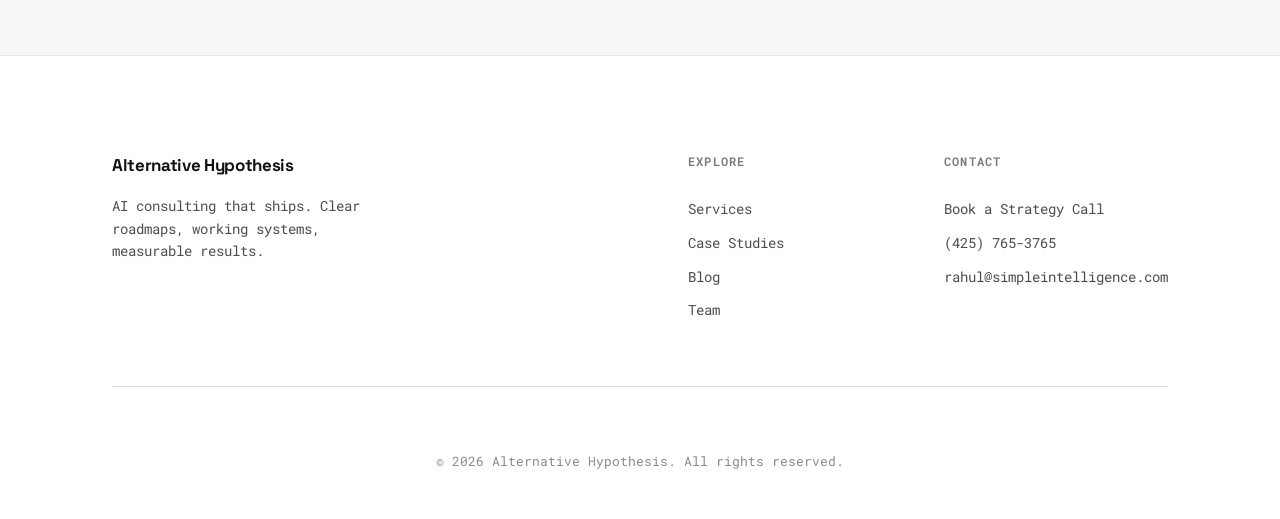
<file: case-studies.html>
<!DOCTYPE html>
<html lang="en">
<head>
    <!-- Google tag (gtag.js) -->
    <script async src="https://www.googletagmanager.com/gtag/js?id=AW-18338912927"></script>
    <script>
      window.dataLayer = window.dataLayer || [];
      function gtag(){dataLayer.push(arguments);}
      gtag('js', new Date());
      gtag('config', 'AW-18338912927');
    </script>
    <meta charset="UTF-8">
    <meta name="viewport" content="width=device-width, initial-scale=1.0">
    <title>Case Studies — Production AI Systems | Alternative Hypothesis</title>
    <meta name="description" content="Real AI systems shipped into real operations: computer vision, document intelligence, telephony AI, geospatial analysis, and workflow automation. See what we've built.">
    <link rel="preconnect" href="https://fonts.googleapis.com">
    <link rel="preconnect" href="https://fonts.gstatic.com" crossorigin>
    <link href="https://fonts.googleapis.com/css2?family=Roboto+Mono:wght@400;500;600;700&family=Space+Grotesk:wght@500;600;700&display=swap" rel="stylesheet">
    <link rel="stylesheet" href="styles.css">
</head>
<body class="enterprise-site subpage">

    <!-- Navigation -->
    <nav class="nav">
        <div class="nav-container">
            <a href="index.html" class="logo">Alternative Hypothesis</a>
            <ul class="nav-links">
                <li><a href="index.html#services">Services</a></li>
                <li><a href="case-studies.html" class="nav-active">Case Studies</a></li>
                <li><a href="blog.html">Blog</a></li>
                <li><a href="team.html">Team</a></li>
            </ul>
            <a href="tel:4257653765" class="nav-phone">(425) 765-3765</a>
            <a href="index.html#contact" class="nav-cta">Book a Strategy Call</a>
            <button class="mobile-menu-btn" aria-label="Toggle menu">
                <span></span>
                <span></span>
            </button>
        </div>
    </nav>

    <!-- Page Hero -->
    <header class="page-hero">
        <div class="container">
            <span class="section-label">Case Studies</span>
            <h1>Practical AI Systems, <span class="grad-text">Built for Real Operations</span></h1>
            <p class="page-sub">You have data trapped in images, calls, emails, maps, documents, and operations. These are the systems we've built to process it, grade it, monitor it, and act on it — in production, not in a demo.</p>
        </div>
    </header>

    <!-- Featured Case Study -->
    <section class="case-section">
        <div class="container">
            <article class="case-study case-featured">
                <figure class="case-media">
                    <img src="images/satellite-road.jpg" alt="Before and after satellite imagery showing road construction progress measured at 78% complete" loading="lazy">
                </figure>
                <div class="case-head">
                    <span class="case-kicker">Featured · Geospatial AI</span>
                    <h2>Satellite Road Progress Measurement</h2>
                    <div class="case-tags">
                        <span class="tag">Satellite Vision</span>
                        <span class="tag">Progress Tracking</span>
                        <span class="tag">Infrastructure Analytics</span>
                    </div>
                </div>
                <div class="case-body">
                    <div class="case-col">
                        <h3>The Challenge</h3>
                        <p>Infrastructure teams needed to know how far road construction had actually progressed across remote sites. Manual review of satellite imagery took too long, critical signals were easy to miss, and scaling site-by-site inspection with people was prohibitively expensive.</p>
                        <h3>What We Built</h3>
                        <p>A geospatial AI system that compares satellite imagery of the same corridor over time and measures road progression automatically. The pipeline detects completed, in-progress, and planned segments, then rolls them up into a progress score teams can track month over month — for example, a corridor moving from bare earthworks in January to 78% complete by June.</p>
                        <h3>The Outcome</h3>
                        <p>Faster monitoring of infrastructure development, higher consistency than manual photo review, and actionable operational insight: project managers see exactly which segments moved and which stalled, without sending anyone to the site.</p>
                    </div>
                    <div class="case-metrics">
                        <div class="metric">
                            <span class="metric-value">78%</span>
                            <span class="metric-label">Progress measured automatically from imagery</span>
                        </div>
                        <div class="metric">
                            <span class="metric-value">+32%</span>
                            <span class="metric-label">Progress gain surfaced over a 5-month window</span>
                        </div>
                        <div class="metric">
                            <span class="metric-value">3</span>
                            <span class="metric-label">Segment states tracked: completed, in progress, planned</span>
                        </div>
                    </div>
                </div>
            </article>
        </div>
    </section>

    <!-- Case Study Grid -->
    <section class="case-section case-section-alt">
        <div class="container">
            <div class="section-header">
                <span class="section-label">Selected Projects</span>
                <h2>Computer Vision, Documents, Voice, and Maps</h2>
                <p class="section-desc">Every project below started as a messy, manual, operations-heavy workflow — and shipped as a working AI system.</p>
            </div>

            <div class="case-grid">
                <article class="case-study">
                    <figure class="case-media">
                        <img src="images/laptop-grading.jpg" alt="Multi-camera laptop grading station with capture rigs and grading software on screen" loading="lazy">
                    </figure>
                    <div class="case-head">
                        <span class="case-kicker">Computer Vision · Hardware + AI</span>
                        <h2>Used Laptop Grading Station</h2>
                        <div class="case-tags">
                            <span class="tag">Computer Vision</span>
                            <span class="tag">Automation</span>
                            <span class="tag">Hardware + AI</span>
                        </div>
                    </div>
                    <h3>The Challenge</h3>
                    <p>A used-electronics operation needed to cosmetically grade laptops at high volume. Human graders were slow, and grades varied from person to person — inconsistent grading meant disputes, returns, and expensive errors.</p>
                    <h3>What We Built</h3>
                    <p>A multi-camera capture station that photographs every laptop from fixed angles, feeding an AI-assisted cosmetic inspection pipeline. Scratches, dents, and screen wear are detected and scored the same way every time, and the station is designed for high-throughput processing on a real warehouse floor.</p>
                    <h3>The Outcome</h3>
                    <p>Consistent, repeatable grades at a throughput no manual team could match — grading became a fast station on the line instead of a bottleneck.</p>
                </article>

                <article class="case-study">
                    <figure class="case-media">
                        <img src="images/trademark-lab.jpg" alt="Trademark Lab interface showing search-by-image and visually similar marks with similarity scores" loading="lazy">
                    </figure>
                    <div class="case-head">
                        <span class="case-kicker">Vision Transformers · Legal Tech</span>
                        <h2>Trademark Lab</h2>
                        <div class="case-tags">
                            <span class="tag">Vision Transformer</span>
                            <span class="tag">Vector Search</span>
                            <span class="tag">Legal Tech</span>
                        </div>
                    </div>
                    <h3>The Challenge</h3>
                    <p>Trademark conflicts are visual, but traditional trademark search is text-based. Finding marks that <em>look</em> similar to a proposed logo meant hours of manual browsing across registries.</p>
                    <h3>What We Built</h3>
                    <p>An AI-powered trademark similarity search. Users drag and drop a logo; the system computes image embeddings with a vision transformer and runs vector search across USPTO and EUIPO datasets, returning visually similar marks ranked by similarity score with their registration details.</p>
                    <h3>The Outcome</h3>
                    <p>Visual conflict checks that used to take hours of paging through registries now take seconds — with similarity scores that make the risk conversation concrete.</p>
                </article>

                <article class="case-study">
                    <figure class="case-media">
                        <img src="images/telephony.jpg" alt="Live call analysis showing intent, sentiment, barge-in detection, and next best action" loading="lazy">
                    </figure>
                    <div class="case-head">
                        <span class="case-kicker">Voice AI · Workflow Intelligence</span>
                        <h2>Asterix Telephony Intelligence</h2>
                        <div class="case-tags">
                            <span class="tag">Voice AI</span>
                            <span class="tag">Barge-In</span>
                            <span class="tag">Workflow Intelligence</span>
                        </div>
                    </div>
                    <h3>The Challenge</h3>
                    <p>Phone workflows are where structured software meets unstructured reality. Calls needed live understanding — intent, sentiment, and the right moment for a system or agent to step in — plus handling of images captured mid-call.</p>
                    <h3>What We Built</h3>
                    <p>A telephone AI workflow with live call analysis: intent detection, sentiment tracking, and smart barge-in handling so the system knows when to interject and what the next best action is. Images captured during the telephony workflow are processed by AI in the same pipeline, so the whole interaction — from call start to action taken — is one intelligent flow.</p>
                    <h3>The Outcome</h3>
                    <p>Smarter call interactions with less manual triage: the system surfaces the next best action in real time instead of leaving it to post-call review.</p>
                </article>

                <article class="case-study">
                    <figure class="case-media">
                        <img src="images/baseball-card.jpg" alt="Baseball card under a capture camera with AI analysis showing player, year, brand, condition, and estimated value" loading="lazy">
                    </figure>
                    <div class="case-head">
                        <span class="case-kicker">Image Recognition · Pricing</span>
                        <h2>Baseball Card Valuation AI</h2>
                        <div class="case-tags">
                            <span class="tag">Image Recognition</span>
                            <span class="tag">Pricing Intelligence</span>
                            <span class="tag">Collectors</span>
                        </div>
                    </div>
                    <h3>The Challenge</h3>
                    <p>Valuing a baseball card requires identifying the player, year, brand, card number, and condition — expertise that doesn't scale when you're processing collections instead of single cards.</p>
                    <h3>What We Built</h3>
                    <p>A computer vision pipeline that identifies cards from a photo, extracts key attributes (player, year, brand, card number, condition), and estimates market value against comparable-sale data — turning a card on a desk into a structured record with an estimated price and a market trend line.</p>
                    <h3>The Outcome</h3>
                    <p>Collection-scale valuation: what took an expert minutes per card became an automated pass with attributes and price estimates attached to every card.</p>
                </article>

                <article class="case-study">
                    <figure class="case-media">
                        <img src="images/roof-window.jpg" alt="Aerial roof inspection with condition overlays and street-view window inspection with repair recommendation" loading="lazy">
                    </figure>
                    <div class="case-head">
                        <span class="case-kicker">Geospatial AI · Property Tech</span>
                        <h2>Roof &amp; Window Condition Intelligence</h2>
                        <div class="case-tags">
                            <span class="tag">Geospatial AI</span>
                            <span class="tag">Condition Detection</span>
                            <span class="tag">Property Tech</span>
                        </div>
                    </div>
                    <h3>The Challenge</h3>
                    <p>Property teams needed to know which structures required repair — but sending inspectors to every address is slow and expensive, and desktop reviews of imagery were inconsistent.</p>
                    <h3>What We Built</h3>
                    <p>Computer vision analysis of roofs from satellite and map imagery combined with window inspection from street-view imagery. Each structure is scored — good, fair, poor, needs repair — with a confidence probability and a recommended action, so field visits go only where the model says they're worth it.</p>
                    <h3>The Outcome</h3>
                    <p>Inspection triage from a desk: teams prioritize the properties that actually need attention instead of driving routes to find out.</p>
                </article>

                <article class="case-study">
                    <figure class="case-media">
                        <img src="images/email-intelligence.jpg" alt="AI email assistant flagging conflict-heavy wording and scoring tone before sending" loading="lazy">
                    </figure>
                    <div class="case-head">
                        <span class="case-kicker">NLP · Productivity</span>
                        <h2>Corporate Email Intelligence</h2>
                        <div class="case-tags">
                            <span class="tag">NLP</span>
                            <span class="tag">Risk Detection</span>
                            <span class="tag">Productivity</span>
                        </div>
                    </div>
                    <h3>The Challenge</h3>
                    <p>Internal email is where deals stall and conflicts start. Grammar issues erode credibility, and conflict-heavy wording — urgency, blame, "ASAP" pressure — escalates situations before anyone notices.</p>
                    <h3>What We Built</h3>
                    <p>An AI assistant that reviews email before it's sent: it corrects grammar and clarity, flags conflict-heavy tone and urgency, scores the overall tone, and suggests more collaborative phrasing — all inline, in the compose window, before the send button.</p>
                    <h3>The Outcome</h3>
                    <p>Better corporate communication by default: risky emails get caught and softened before they land, and every message ships with a clarity check built in.</p>
                </article>

                <article class="case-study">
                    <figure class="case-media">
                        <img src="images/legal-bill.jpg" alt="Invoice review dashboard showing 128 invoices, 23 duplicate charges, and $41,280 in potential savings" loading="lazy">
                    </figure>
                    <div class="case-head">
                        <span class="case-kicker">Document AI · Finance Ops</span>
                        <h2>Legal Bill Audit</h2>
                        <div class="case-tags">
                            <span class="tag">Document AI</span>
                            <span class="tag">Audit Automation</span>
                            <span class="tag">Finance Ops</span>
                        </div>
                    </div>
                    <h3>The Challenge</h3>
                    <p>Legal invoices arrive as dense line-item documents, and duplicate or erroneous charges hide in plain sight. Manual review couldn't keep up with the volume, so overbilling quietly slipped through.</p>
                    <h3>What We Built</h3>
                    <p>A document intelligence system that ingests legal invoices, extracts line items, detects duplicate charges across vendors and dates, and flags invoices missing PO references. In one review cycle it processed 128 invoices totaling $842,315 and surfaced 23 duplicate charges worth $41,280 in potential savings.</p>
                    <h3>The Outcome</h3>
                    <p>Cleaner billing and recovered spend: roughly 5% of invoices flagged for review, with duplicate detection and audit insights running continuously instead of once a year.</p>
                </article>

                <article class="case-study">
                    <figure class="case-media">
                        <img src="images/architecture-plan.jpg" alt="Architecture plan analysis with detected rooms, doors, and windows and an AI grade of 92" loading="lazy">
                    </figure>
                    <div class="case-head">
                        <span class="case-kicker">Document Vision · AEC</span>
                        <h2>Architecture Plan Intelligence</h2>
                        <div class="case-tags">
                            <span class="tag">Document Vision</span>
                            <span class="tag">Auto Mapping</span>
                            <span class="tag">AEC</span>
                        </div>
                    </div>
                    <h3>The Challenge</h3>
                    <p>Architectural plans hold enormous structured information — rooms, doors, windows, columns, notes — but reviewing them for completeness and code compliance was slow, manual, and dependent on scarce expert time.</p>
                    <h3>What We Built</h3>
                    <p>An AI workflow that grades architectural plans automatically. It maps key layout elements (rooms, doors, windows, stairs, electrical), checks dimensions, code compliance, egress, and annotations, and produces a plan grade with specific feedback — like flagging a missing door swing dimension or a mislabeled window type.</p>
                    <h3>The Outcome</h3>
                    <p>Plan review that scales: every submission gets a consistent, detailed grade in minutes, and expert reviewers focus on the exceptions the model flags.</p>
                </article>
            </div>
        </div>
    </section>

    <!-- CTA -->
    <section class="cta page-cta">
        <div class="container">
            <div class="cta-content">
                <h2>Have a Workflow Like These?</h2>
                <p class="cta-sub">Bring us a workflow that is visual, repetitive, document-heavy, or hard to scale — we turn it into a practical AI system.</p>
                <div class="inline-cta center">
                    <a href="index.html#contact" class="btn btn-primary btn-large">Book a Free Strategy Call</a>
                </div>
            </div>
        </div>
    </section>

    <!-- Footer -->
    <footer class="footer">
        <div class="container">
            <div class="footer-main">
                <div class="footer-brand">
                    <a href="index.html" class="logo">Alternative Hypothesis</a>
                    <p>AI consulting that ships. Clear roadmaps, working systems, measurable results.</p>
                </div>
                <div class="footer-links">
                    <div class="footer-col">
                        <h4>Explore</h4>
                        <ul>
                            <li><a href="index.html#services">Services</a></li>
                            <li><a href="case-studies.html">Case Studies</a></li>
                            <li><a href="blog.html">Blog</a></li>
                            <li><a href="team.html">Team</a></li>
                        </ul>
                    </div>
                    <div class="footer-col">
                        <h4>Contact</h4>
                        <ul>
                            <li><a href="index.html#contact">Book a Strategy Call</a></li>
                            <li><a href="tel:4257653765">(425) 765-3765</a></li>
                            <li><a href="mailto:rahul@simpleintelligence.com">rahul@simpleintelligence.com</a></li>
                        </ul>
                    </div>
                </div>
            </div>
            <div class="footer-bottom">
                <p>&copy; 2026 Alternative Hypothesis. All rights reserved.</p>
            </div>
        </div>
    </footer>

    <script src="script.js"></script>
</body>
</html>
</file>
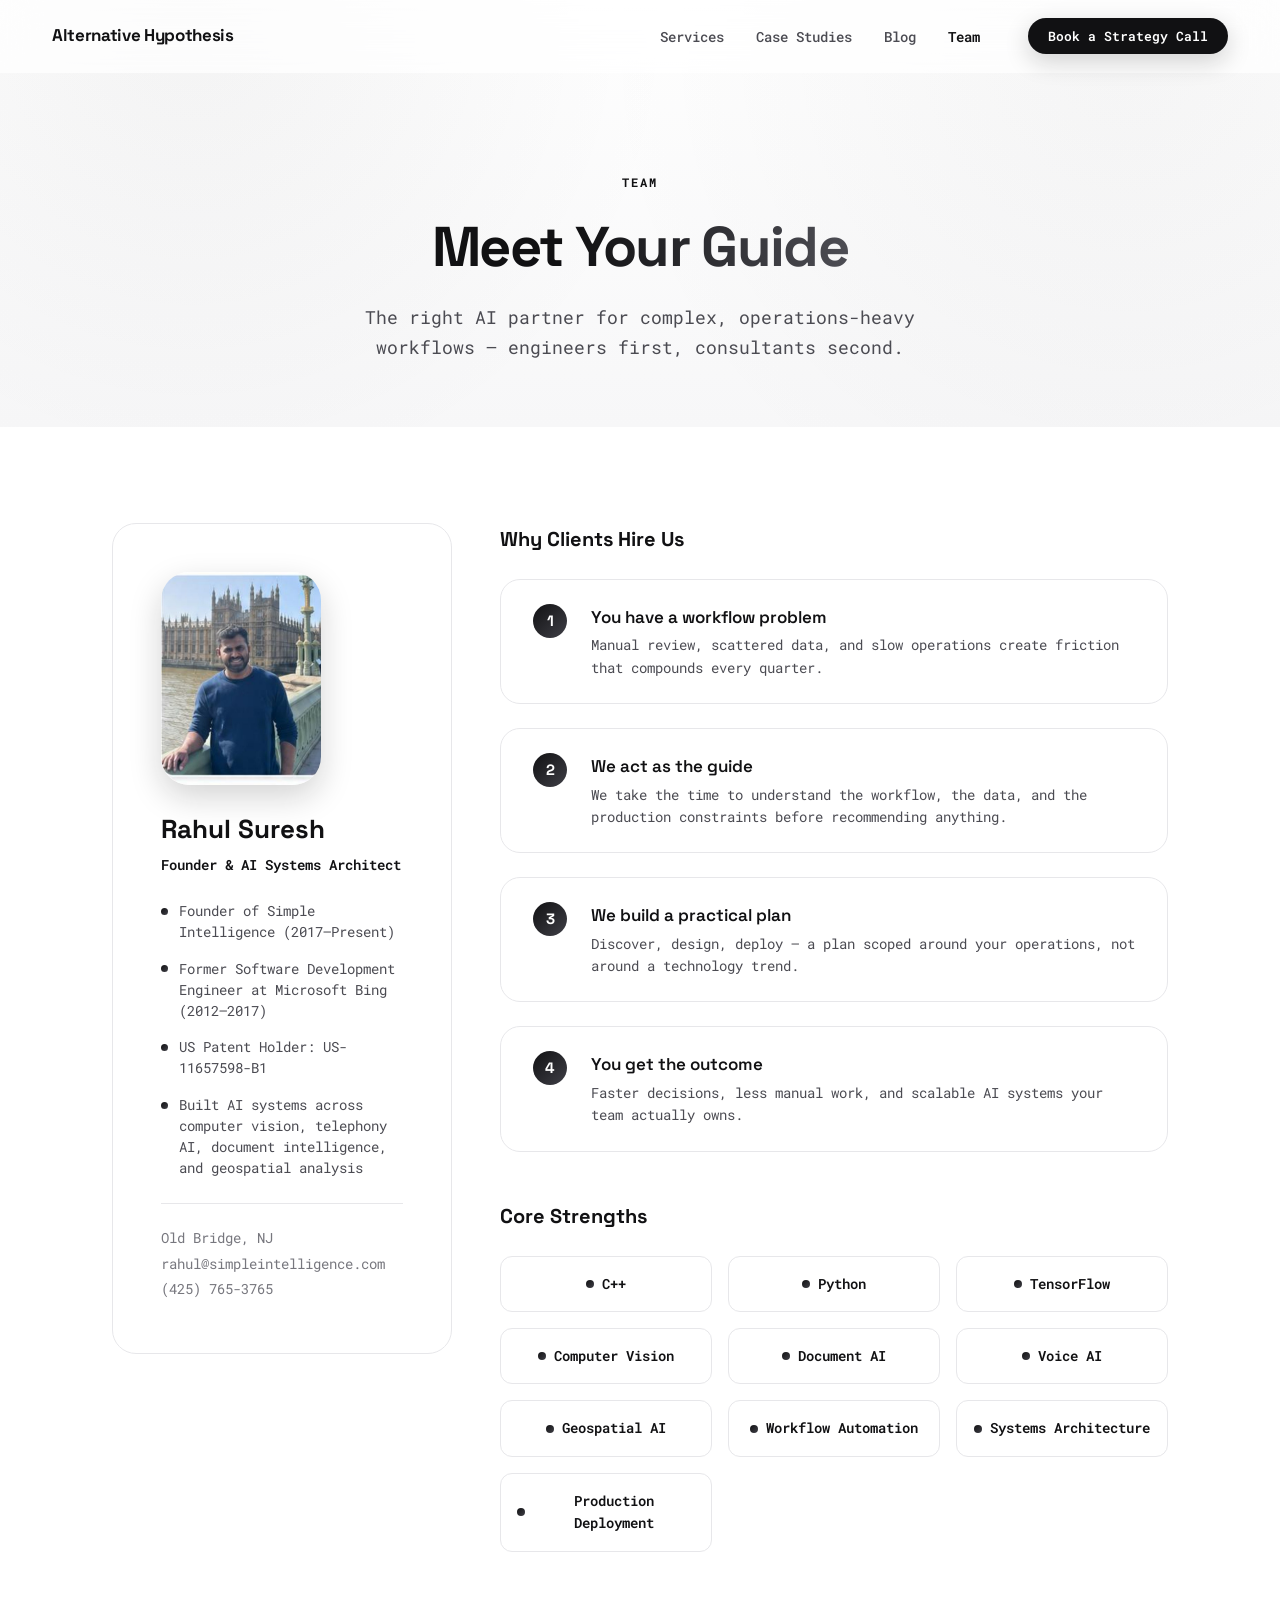
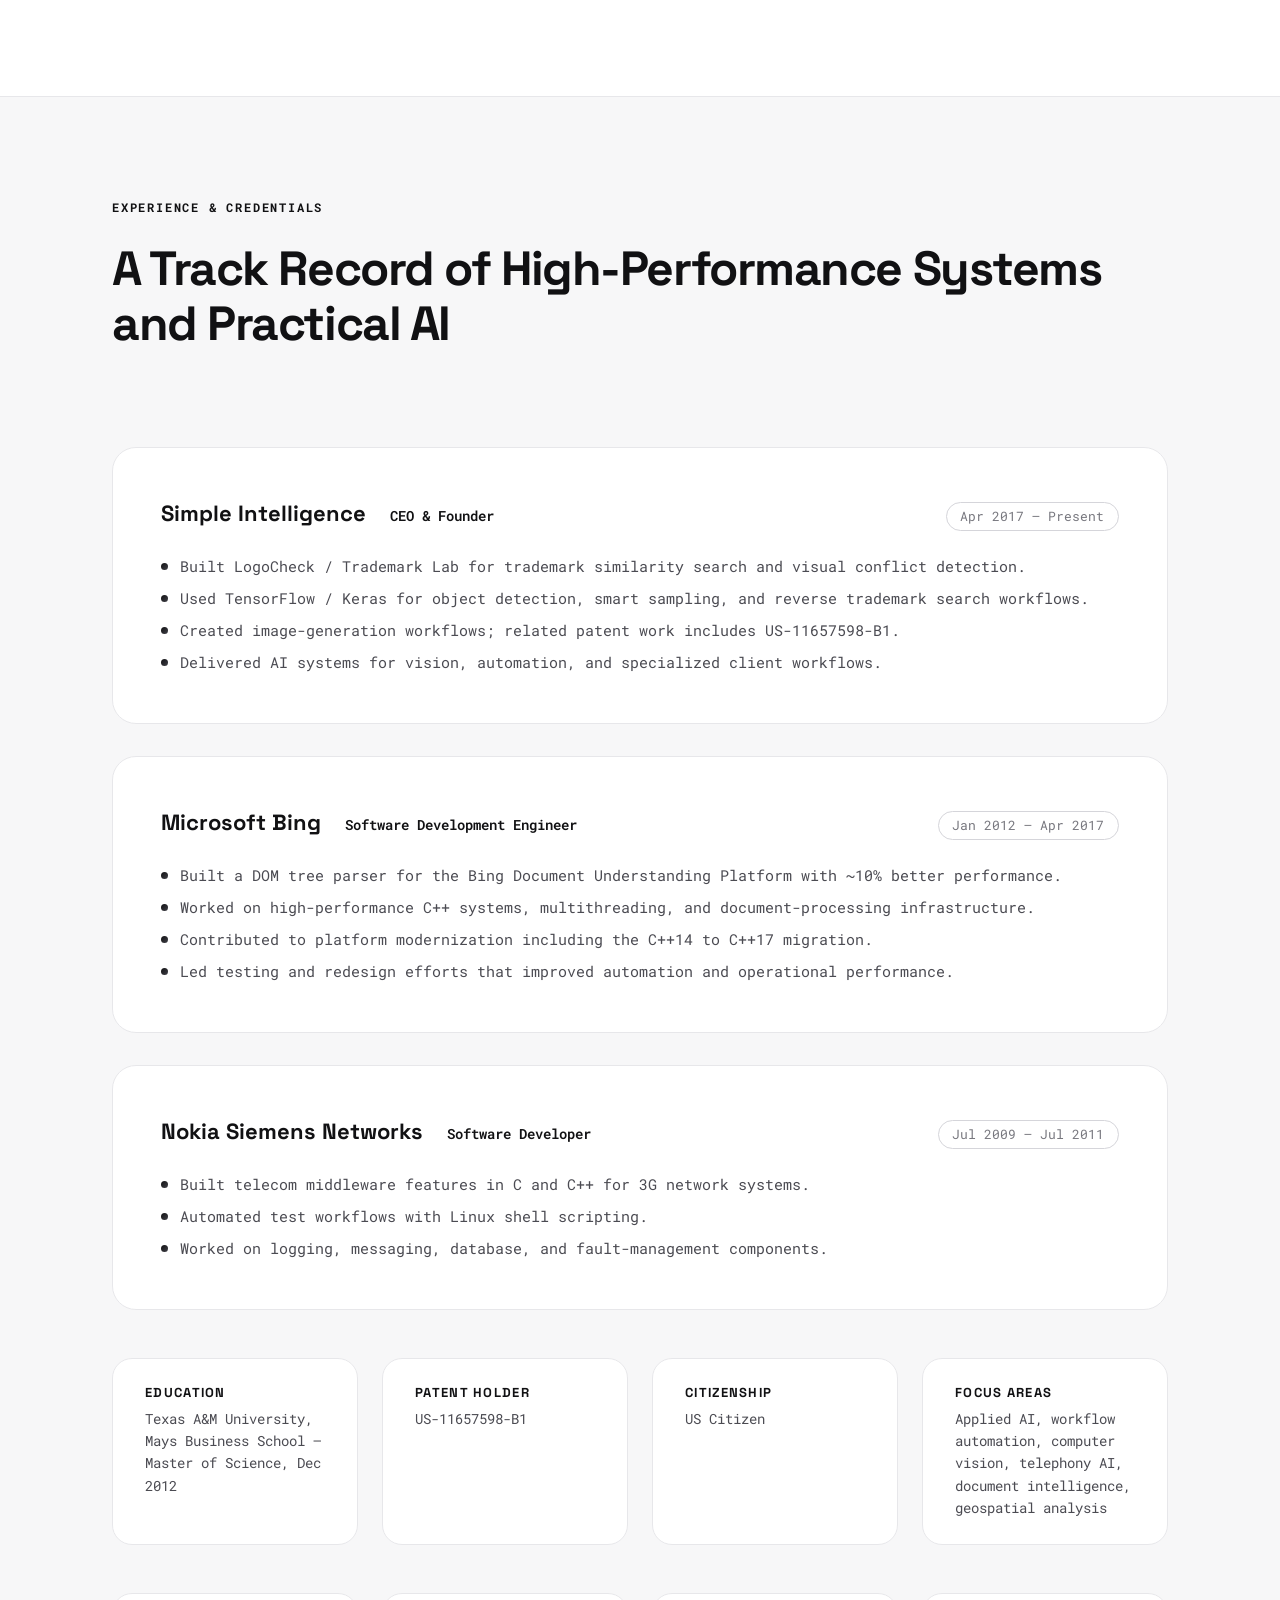
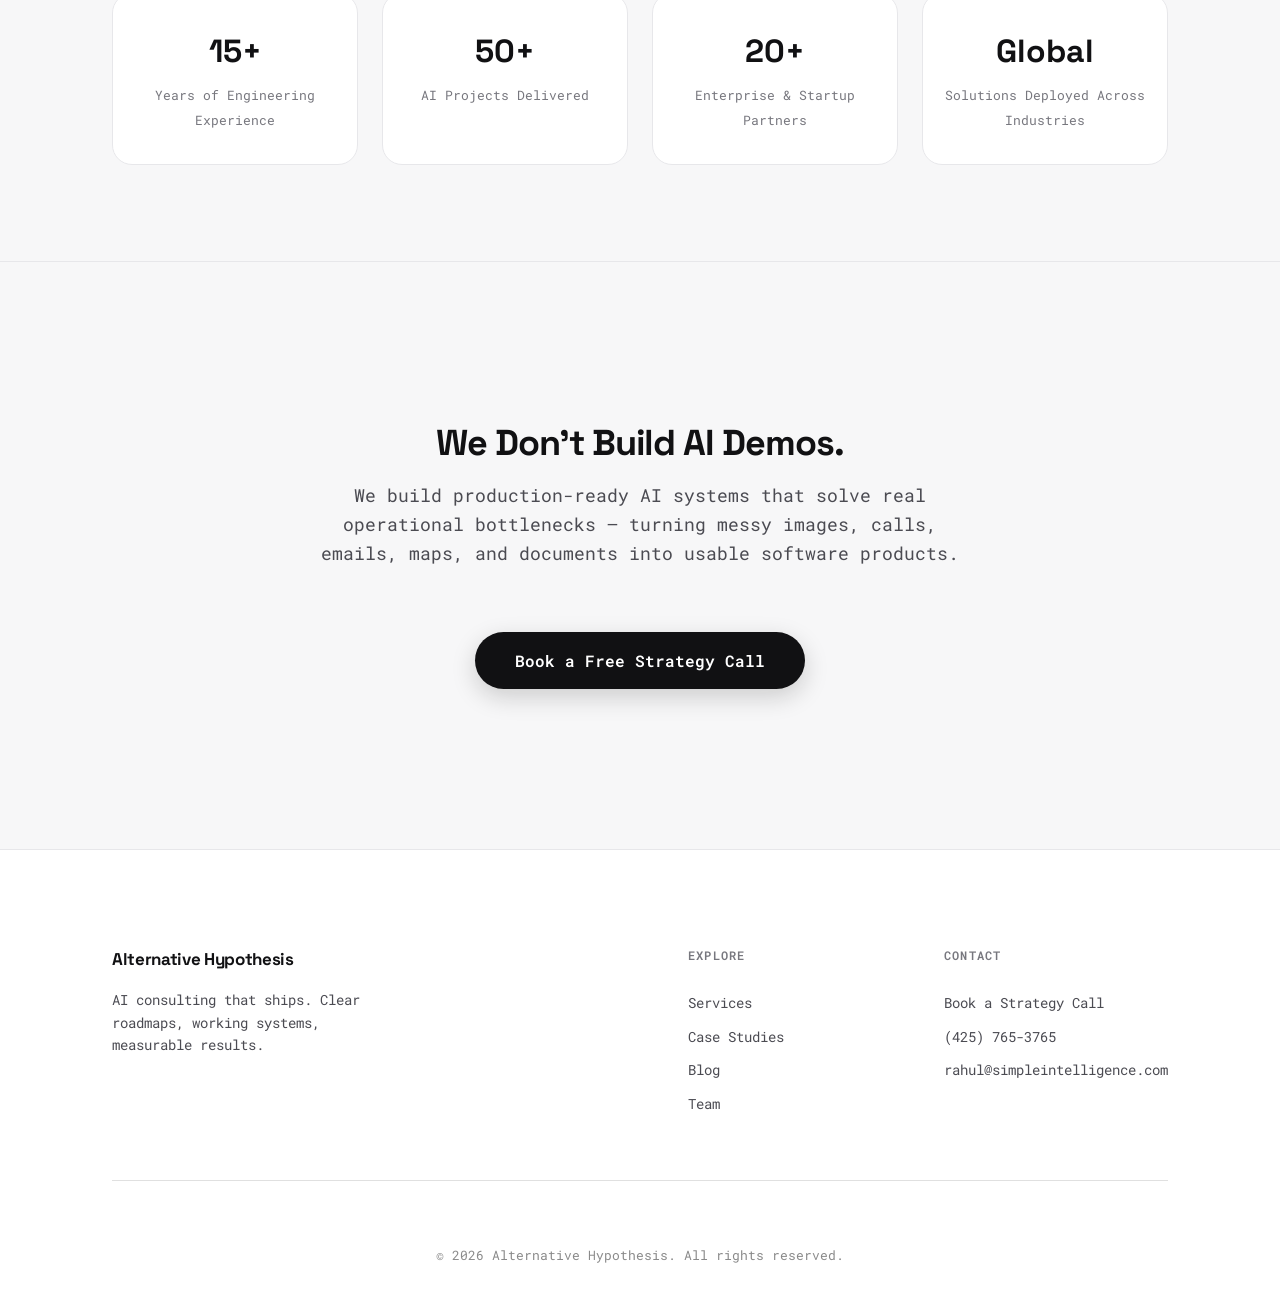
<file: team.html>
<!DOCTYPE html>
<html lang="en">
<head>
    <!-- Google tag (gtag.js) -->
    <script async src="https://www.googletagmanager.com/gtag/js?id=AW-18338912927"></script>
    <script>
      window.dataLayer = window.dataLayer || [];
      function gtag(){dataLayer.push(arguments);}
      gtag('js', new Date());
      gtag('config', 'AW-18338912927');
    </script>
    <meta charset="UTF-8">
    <meta name="viewport" content="width=device-width, initial-scale=1.0">
    <title>Team — Meet Your Guide | Alternative Hypothesis</title>
    <meta name="description" content="Meet Rahul Suresh, Founder & AI Systems Architect. 15+ years of engineering experience, 50+ AI projects delivered, US patent holder, and former Microsoft Bing engineer.">
    <link rel="preconnect" href="https://fonts.googleapis.com">
    <link rel="preconnect" href="https://fonts.gstatic.com" crossorigin>
    <link href="https://fonts.googleapis.com/css2?family=Roboto+Mono:wght@400;500;600;700&family=Space+Grotesk:wght@500;600;700&display=swap" rel="stylesheet">
    <link rel="stylesheet" href="styles.css">
</head>
<body class="enterprise-site subpage">

    <!-- Navigation -->
    <nav class="nav">
        <div class="nav-container">
            <a href="index.html" class="logo">Alternative Hypothesis</a>
            <ul class="nav-links">
                <li><a href="index.html#services">Services</a></li>
                <li><a href="case-studies.html">Case Studies</a></li>
                <li><a href="blog.html">Blog</a></li>
                <li><a href="team.html" class="nav-active">Team</a></li>
            </ul>
            <a href="tel:4257653765" class="nav-phone">(425) 765-3765</a>
            <a href="index.html#contact" class="nav-cta">Book a Strategy Call</a>
            <button class="mobile-menu-btn" aria-label="Toggle menu">
                <span></span>
                <span></span>
            </button>
        </div>
    </nav>

    <!-- Page Hero -->
    <header class="page-hero">
        <div class="container">
            <span class="section-label">Team</span>
            <h1>Meet <span class="grad-text">Your Guide</span></h1>
            <p class="page-sub">The right AI partner for complex, operations-heavy workflows — engineers first, consultants second.</p>
        </div>
    </header>

    <!-- Profile -->
    <section class="team-section">
        <div class="container">
            <div class="team-layout">
                <aside class="team-card">
                    <div class="team-photo">
                        <img src="images/rahul.jpg" alt="Rahul Suresh, Founder and AI Systems Architect">
                    </div>
                    <h2>Rahul Suresh</h2>
                    <p class="team-role">Founder &amp; AI Systems Architect</p>
                    <ul class="team-facts">
                        <li>Founder of Simple Intelligence (2017–Present)</li>
                        <li>Former Software Development Engineer at Microsoft Bing (2012–2017)</li>
                        <li>US Patent Holder: US-11657598-B1</li>
                        <li>Built AI systems across computer vision, telephony AI, document intelligence, and geospatial analysis</li>
                    </ul>
                    <div class="team-contact">
                        <p>Old Bridge, NJ</p>
                        <p><a href="mailto:rahul@simpleintelligence.com">rahul@simpleintelligence.com</a></p>
                        <p><a href="tel:4257653765">(425) 765-3765</a></p>
                    </div>
                </aside>

                <div class="team-bio">
                    <h3>Why Clients Hire Us</h3>
                    <div class="hire-steps">
                        <div class="hire-step">
                            <span class="hire-num">1</span>
                            <div>
                                <h4>You have a workflow problem</h4>
                                <p>Manual review, scattered data, and slow operations create friction that compounds every quarter.</p>
                            </div>
                        </div>
                        <div class="hire-step">
                            <span class="hire-num">2</span>
                            <div>
                                <h4>We act as the guide</h4>
                                <p>We take the time to understand the workflow, the data, and the production constraints before recommending anything.</p>
                            </div>
                        </div>
                        <div class="hire-step">
                            <span class="hire-num">3</span>
                            <div>
                                <h4>We build a practical plan</h4>
                                <p>Discover, design, deploy — a plan scoped around your operations, not around a technology trend.</p>
                            </div>
                        </div>
                        <div class="hire-step">
                            <span class="hire-num">4</span>
                            <div>
                                <h4>You get the outcome</h4>
                                <p>Faster decisions, less manual work, and scalable AI systems your team actually owns.</p>
                            </div>
                        </div>
                    </div>

                    <h3>Core Strengths</h3>
                    <div class="badge-grid strengths-grid">
                        <span class="security-badge">C++</span>
                        <span class="security-badge">Python</span>
                        <span class="security-badge">TensorFlow</span>
                        <span class="security-badge">Computer Vision</span>
                        <span class="security-badge">Document AI</span>
                        <span class="security-badge">Voice AI</span>
                        <span class="security-badge">Geospatial AI</span>
                        <span class="security-badge">Workflow Automation</span>
                        <span class="security-badge">Systems Architecture</span>
                        <span class="security-badge">Production Deployment</span>
                    </div>
                </div>
            </div>
        </div>
    </section>

    <!-- Experience -->
    <section class="team-section team-section-alt">
        <div class="container">
            <div class="section-header">
                <span class="section-label">Experience &amp; Credentials</span>
                <h2>A Track Record of High-Performance Systems and Practical AI</h2>
            </div>

            <div class="exp-list">
                <article class="exp-item">
                    <div class="exp-head">
                        <h3>Simple Intelligence</h3>
                        <span class="exp-role">CEO &amp; Founder</span>
                        <span class="exp-dates">Apr 2017 – Present</span>
                    </div>
                    <ul>
                        <li>Built LogoCheck / Trademark Lab for trademark similarity search and visual conflict detection.</li>
                        <li>Used TensorFlow / Keras for object detection, smart sampling, and reverse trademark search workflows.</li>
                        <li>Created image-generation workflows; related patent work includes US-11657598-B1.</li>
                        <li>Delivered AI systems for vision, automation, and specialized client workflows.</li>
                    </ul>
                </article>

                <article class="exp-item">
                    <div class="exp-head">
                        <h3>Microsoft Bing</h3>
                        <span class="exp-role">Software Development Engineer</span>
                        <span class="exp-dates">Jan 2012 – Apr 2017</span>
                    </div>
                    <ul>
                        <li>Built a DOM tree parser for the Bing Document Understanding Platform with ~10% better performance.</li>
                        <li>Worked on high-performance C++ systems, multithreading, and document-processing infrastructure.</li>
                        <li>Contributed to platform modernization including the C++14 to C++17 migration.</li>
                        <li>Led testing and redesign efforts that improved automation and operational performance.</li>
                    </ul>
                </article>

                <article class="exp-item">
                    <div class="exp-head">
                        <h3>Nokia Siemens Networks</h3>
                        <span class="exp-role">Software Developer</span>
                        <span class="exp-dates">Jul 2009 – Jul 2011</span>
                    </div>
                    <ul>
                        <li>Built telecom middleware features in C and C++ for 3G network systems.</li>
                        <li>Automated test workflows with Linux shell scripting.</li>
                        <li>Worked on logging, messaging, database, and fault-management components.</li>
                    </ul>
                </article>
            </div>

            <div class="cred-grid">
                <div class="cred-card">
                    <h4>Education</h4>
                    <p>Texas A&amp;M University, Mays Business School — Master of Science, Dec 2012</p>
                </div>
                <div class="cred-card">
                    <h4>Patent Holder</h4>
                    <p>US-11657598-B1</p>
                </div>
                <div class="cred-card">
                    <h4>Citizenship</h4>
                    <p>US Citizen</p>
                </div>
                <div class="cred-card">
                    <h4>Focus Areas</h4>
                    <p>Applied AI, workflow automation, computer vision, telephony AI, document intelligence, geospatial analysis</p>
                </div>
            </div>

            <div class="team-stats">
                <div class="stat">
                    <span class="stat-value">15+</span>
                    <span class="stat-label">Years of Engineering Experience</span>
                </div>
                <div class="stat">
                    <span class="stat-value">50+</span>
                    <span class="stat-label">AI Projects Delivered</span>
                </div>
                <div class="stat">
                    <span class="stat-value">20+</span>
                    <span class="stat-label">Enterprise &amp; Startup Partners</span>
                </div>
                <div class="stat">
                    <span class="stat-value">Global</span>
                    <span class="stat-label">Solutions Deployed Across Industries</span>
                </div>
            </div>
        </div>
    </section>

    <!-- CTA -->
    <section class="cta page-cta">
        <div class="container">
            <div class="cta-content">
                <h2>We Don't Build AI Demos.</h2>
                <p class="cta-sub">We build production-ready AI systems that solve real operational bottlenecks — turning messy images, calls, emails, maps, and documents into usable software products.</p>
                <div class="inline-cta center">
                    <a href="index.html#contact" class="btn btn-primary btn-large">Book a Free Strategy Call</a>
                </div>
            </div>
        </div>
    </section>

    <!-- Footer -->
    <footer class="footer">
        <div class="container">
            <div class="footer-main">
                <div class="footer-brand">
                    <a href="index.html" class="logo">Alternative Hypothesis</a>
                    <p>AI consulting that ships. Clear roadmaps, working systems, measurable results.</p>
                </div>
                <div class="footer-links">
                    <div class="footer-col">
                        <h4>Explore</h4>
                        <ul>
                            <li><a href="index.html#services">Services</a></li>
                            <li><a href="case-studies.html">Case Studies</a></li>
                            <li><a href="blog.html">Blog</a></li>
                            <li><a href="team.html">Team</a></li>
                        </ul>
                    </div>
                    <div class="footer-col">
                        <h4>Contact</h4>
                        <ul>
                            <li><a href="index.html#contact">Book a Strategy Call</a></li>
                            <li><a href="tel:4257653765">(425) 765-3765</a></li>
                            <li><a href="mailto:rahul@simpleintelligence.com">rahul@simpleintelligence.com</a></li>
                        </ul>
                    </div>
                </div>
            </div>
            <div class="footer-bottom">
                <p>&copy; 2026 Alternative Hypothesis. All rights reserved.</p>
            </div>
        </div>
    </footer>

    <script src="script.js"></script>
</body>
</html>
</file>
<file: styles.css>
/* ==========================================================================
   Alternative Hypothesis — AI-Operated Business Transformation
   Light Typewriter Theme
   ========================================================================== */

:root {
    /* Color System — Light */
    --bg-primary: #ffffff;
    --bg-secondary: #f8f8f8;
    --bg-elevated: #f0f0f0;
    --bg-hover: #e8e8e8;

    --text-primary: #1a1a1a;
    --text-secondary: #4a4a4a;
    --text-muted: #6a6a6a;
    --text-dim: #8a8a8a;

    --border: #e0e0e0;
    --border-light: #d0d0d0;

    --accent: #1a1a1a;
    --accent-subtle: rgba(26, 26, 26, 0.06);

    --success: #22c55e;
    --error: #ef4444;

    /* Typography — Typewriter */
    --font: 'Roboto Mono', 'Courier New', monospace;

    /* Spacing */
    --space-xs: 0.25rem;
    --space-sm: 0.5rem;
    --space-md: 1rem;
    --space-lg: 1.5rem;
    --space-xl: 2rem;
    --space-2xl: 3rem;
    --space-3xl: 4rem;
    --space-4xl: 6rem;
    --space-5xl: 8rem;
    --space-6xl: 10rem;

    /* Layout */
    --container-max: 1120px;

    /* Transitions */
    --transition-fast: 150ms ease;
    --transition-base: 250ms ease;
    --transition-slow: 400ms ease;

    /* Radius */
    --radius-sm: 4px;
    --radius-md: 8px;
    --radius-lg: 12px;
    --radius-xl: 16px;
}

/* ==========================================================================
   Base
   ========================================================================== */

*, *::before, *::after {
    box-sizing: border-box;
    margin: 0;
    padding: 0;
}

html {
    scroll-behavior: smooth;
    -webkit-font-smoothing: antialiased;
    -moz-osx-font-smoothing: grayscale;
}

body {
    font-family: var(--font);
    font-size: 16px;
    line-height: 1.6;
    color: var(--text-primary);
    background: var(--bg-primary);
}

::selection {
    background: var(--accent);
    color: #ffffff;
}

a {
    color: inherit;
    text-decoration: none;
    transition: color var(--transition-fast);
}

ul, ol {
    list-style: none;
}

img {
    max-width: 100%;
    height: auto;
}

/* ==========================================================================
   Layout
   ========================================================================== */

.container {
    width: 100%;
    max-width: var(--container-max);
    margin: 0 auto;
    padding: 0 var(--space-xl);
}

/* ==========================================================================
   Section Headers
   ========================================================================== */

.section-label {
    display: inline-block;
    font-size: 0.75rem;
    font-weight: 600;
    letter-spacing: 0.15em;
    text-transform: uppercase;
    color: var(--text-muted);
    margin-bottom: var(--space-lg);
}

.section-header {
    margin-bottom: var(--space-4xl);
}

.section-header h2 {
    font-size: clamp(2rem, 4vw, 3rem);
    font-weight: 700;
    line-height: 1.15;
    letter-spacing: -0.03em;
    color: var(--text-primary);
    margin-bottom: var(--space-lg);
}

.section-desc {
    font-size: 1.125rem;
    color: var(--text-secondary);
    max-width: 560px;
    line-height: 1.7;
}

/* ==========================================================================
   Buttons
   ========================================================================== */

.btn {
    display: inline-flex;
    align-items: center;
    justify-content: center;
    font-family: var(--font);
    font-size: 0.9375rem;
    font-weight: 600;
    padding: 0.875rem 2rem;
    border: none;
    border-radius: var(--radius-md);
    cursor: pointer;
    transition: all var(--transition-base);
    text-decoration: none;
}

.btn-primary {
    background: var(--accent);
    color: #ffffff;
}

.btn-primary:hover {
    background: #333333;
    transform: translateY(-1px);
    box-shadow: 0 4px 20px rgba(0, 0, 0, 0.15);
}

.btn-ghost {
    background: transparent;
    color: var(--text-secondary);
    border: 1px solid var(--border);
}

.btn-ghost:hover {
    color: var(--text-primary);
    border-color: var(--border-light);
    background: var(--accent-subtle);
}

.btn-large {
    padding: 1rem 2.5rem;
    font-size: 1rem;
}

/* ==========================================================================
   Navigation
   ========================================================================== */

.nav {
    position: fixed;
    top: 0;
    left: 0;
    right: 0;
    z-index: 1000;
    background: rgba(255, 255, 255, 0.9);
    backdrop-filter: blur(16px);
    -webkit-backdrop-filter: blur(16px);
    border-bottom: 1px solid transparent;
    transition: border-color var(--transition-base);
}

.nav.scrolled {
    border-bottom-color: var(--border);
}

.nav-container {
    max-width: var(--container-max);
    margin: 0 auto;
    padding: 0 var(--space-xl);
    height: 72px;
    display: flex;
    align-items: center;
    justify-content: space-between;
}

.logo {
    font-size: 1.0625rem;
    font-weight: 700;
    letter-spacing: -0.02em;
    color: var(--text-primary);
}

.nav-links {
    display: flex;
    align-items: center;
    gap: var(--space-2xl);
}

.nav-links a {
    font-size: 0.875rem;
    font-weight: 500;
    color: var(--text-muted);
    transition: color var(--transition-fast);
}

.nav-links a:hover {
    color: var(--text-primary);
}

.nav-cta {
    font-size: 0.8125rem;
    font-weight: 600;
    padding: 0.5rem 1.25rem;
    background: var(--accent);
    color: #ffffff;
    border-radius: var(--radius-md);
    transition: all var(--transition-base);
}

.nav-cta:hover {
    background: #333333;
}

.nav-phone {
    font-size: 0.8125rem;
    font-weight: 600;
    color: var(--text-secondary);
    margin-right: var(--space-md);
    transition: color var(--transition-fast);
}

.nav-phone:hover {
    color: var(--text-primary);
}

.mobile-menu-btn {
    display: none;
    flex-direction: column;
    justify-content: center;
    gap: 6px;
    width: 32px;
    height: 32px;
    background: none;
    border: none;
    cursor: pointer;
}

.mobile-menu-btn span {
    display: block;
    width: 100%;
    height: 1.5px;
    background: var(--text-primary);
    transition: var(--transition-base);
}

/* ==========================================================================
   Hero
   ========================================================================== */

.hero {
    position: relative;
    min-height: 100vh;
    display: flex;
    align-items: center;
    padding-top: 72px;
    overflow: hidden;
}

.hero-glow {
    position: absolute;
    top: 15%;
    left: 50%;
    transform: translateX(-50%);
    width: 900px;
    height: 600px;
    background: radial-gradient(
        ellipse,
        rgba(0, 0, 0, 0.03) 0%,
        rgba(0, 0, 0, 0.01) 40%,
        transparent 70%
    );
    pointer-events: none;
    z-index: 0;
}

.hero-content {
    position: relative;
    z-index: 1;
    text-align: center;
    max-width: 820px;
    margin: 0 auto;
    padding: var(--space-5xl) var(--space-xl);
}

.hero-badge {
    display: inline-block;
    font-size: 0.75rem;
    font-weight: 600;
    letter-spacing: 0.15em;
    text-transform: uppercase;
    color: var(--text-muted);
    margin-bottom: var(--space-2xl);
    padding: var(--space-sm) var(--space-lg);
    border: 1px solid var(--border);
    border-radius: 100px;
}

.hero h1 {
    font-size: clamp(2.75rem, 6vw, 4.5rem);
    font-weight: 800;
    line-height: 1.08;
    letter-spacing: -0.04em;
    margin-bottom: var(--space-lg);
}

.hero-counter {
    font-size: clamp(1.25rem, 3vw, 1.75rem);
    font-weight: 500;
    color: var(--text-muted);
    margin-bottom: var(--space-2xl);
    letter-spacing: -0.02em;
}

.hero-body {
    font-size: clamp(1rem, 2vw, 1.1875rem);
    color: var(--text-secondary);
    max-width: 580px;
    margin: 0 auto var(--space-2xl);
    line-height: 1.7;
}

.hero-cta {
    display: flex;
    justify-content: center;
    flex-wrap: wrap;
    gap: var(--space-md);
}

.hero-microcopy {
    margin-top: var(--space-lg);
    font-size: 0.8125rem;
    color: var(--text-dim);
    letter-spacing: 0.02em;
}

.inline-cta {
    margin-top: var(--space-2xl);
    display: flex;
    flex-wrap: wrap;
    gap: var(--space-md);
}

.inline-cta.center {
    justify-content: center;
    margin-top: var(--space-3xl);
}

/* ==========================================================================
   Manifesto
   ========================================================================== */

.manifesto {
    padding: var(--space-6xl) 0;
    border-top: 1px solid var(--border);
}

.manifesto-content {
    max-width: 720px;
}

.manifesto-content h2 {
    font-size: clamp(2rem, 4vw, 2.75rem);
    font-weight: 700;
    line-height: 1.15;
    letter-spacing: -0.03em;
    margin-bottom: var(--space-2xl);
}

.manifesto-text p {
    font-size: 1.125rem;
    color: var(--text-secondary);
    line-height: 1.8;
    margin-bottom: var(--space-lg);
}

.manifesto-text p:last-child {
    margin-bottom: 0;
}

.manifesto-emphasis {
    color: var(--text-primary) !important;
    font-weight: 600;
    font-size: 1.25rem !important;
}

/* ==========================================================================
   Problem
   ========================================================================== */

.problem {
    padding: var(--space-6xl) 0;
    background: var(--bg-secondary);
}

.problem-grid {
    display: grid;
    grid-template-columns: repeat(2, 1fr);
    gap: var(--space-lg);
    margin-bottom: var(--space-4xl);
}

.problem-card {
    padding: var(--space-xl) var(--space-2xl);
    background: var(--bg-primary);
    border: 1px solid var(--border);
    border-radius: var(--radius-lg);
    transition: border-color var(--transition-base);
}

.problem-card:hover {
    border-color: var(--border-light);
}

.problem-icon {
    display: block;
    font-size: 0.75rem;
    font-weight: 700;
    color: var(--text-dim);
    letter-spacing: 0.05em;
    margin-bottom: var(--space-md);
}

.problem-card p {
    font-size: 1.0625rem;
    color: var(--text-secondary);
    line-height: 1.6;
}

.problem-statement {
    text-align: center;
    padding-top: var(--space-3xl);
    border-top: 1px solid var(--border);
}

.problem-statement p {
    font-size: clamp(1.25rem, 2.5vw, 1.5rem);
    font-weight: 600;
    color: var(--text-primary);
    letter-spacing: -0.02em;
}

/* ==========================================================================
   Lead Magnet (Transitional CTA)
   ========================================================================== */

.lead-magnet {
    padding: var(--space-5xl) 0;
    background: var(--bg-primary);
    border-top: 1px solid var(--border);
    border-bottom: 1px solid var(--border);
}

.lead-magnet-grid {
    display: grid;
    grid-template-columns: 1fr 1fr;
    gap: var(--space-4xl);
    align-items: center;
    max-width: 1000px;
    margin: 0 auto;
}

.lead-magnet-content h2 {
    font-size: clamp(1.75rem, 3.5vw, 2.5rem);
    font-weight: 700;
    line-height: 1.15;
    letter-spacing: -0.03em;
    margin-bottom: var(--space-lg);
}

.lead-magnet-desc {
    font-size: 1.0625rem;
    color: var(--text-secondary);
    line-height: 1.7;
    margin-bottom: var(--space-xl);
}

.lead-magnet-desc strong {
    color: var(--text-primary);
    font-weight: 700;
}

.lead-magnet-bullets {
    display: flex;
    flex-direction: column;
    gap: var(--space-sm);
}

.lead-magnet-bullets li {
    position: relative;
    padding-left: var(--space-lg);
    font-size: 0.9375rem;
    color: var(--text-secondary);
}

.lead-magnet-bullets li::before {
    content: "→";
    position: absolute;
    left: 0;
    color: var(--text-primary);
    font-weight: 700;
}

.lead-magnet-form {
    background: var(--bg-secondary);
    border: 1px solid var(--border);
    border-radius: var(--radius-xl);
    padding: var(--space-2xl);
}

.lead-magnet-form .form-group {
    margin-bottom: var(--space-md);
}

.lead-magnet-form .form-group input {
    width: 100%;
    font-family: var(--font);
    font-size: 0.9375rem;
    padding: 0.875rem 1rem;
    background: var(--bg-primary);
    border: 1px solid var(--border);
    border-radius: var(--radius-md);
    color: var(--text-primary);
    transition: border-color var(--transition-fast);
}

.lead-magnet-form .form-group input:focus {
    outline: none;
    border-color: var(--accent);
}

.lead-magnet-form .form-group input::placeholder {
    color: var(--text-dim);
}

.lead-magnet-form .btn {
    width: 100%;
    margin-top: var(--space-sm);
}

.form-fineprint {
    margin-top: var(--space-md);
    font-size: 0.8125rem;
    color: var(--text-muted);
    text-align: center;
}

.form-fineprint a {
    color: var(--text-primary);
    font-weight: 600;
    border-bottom: 1px solid var(--border);
    transition: border-color var(--transition-fast);
}

.form-fineprint a:hover {
    border-color: var(--text-primary);
}

@media (max-width: 768px) {
    .lead-magnet-grid {
        grid-template-columns: 1fr;
        gap: var(--space-2xl);
    }
}

/* ==========================================================================
   Transformation
   ========================================================================== */

.transformation {
    padding: var(--space-6xl) 0;
}

.transform-grid {
    display: flex;
    flex-direction: column;
}

.transform-row {
    display: grid;
    grid-template-columns: 1fr auto 1fr;
    align-items: center;
    gap: var(--space-2xl);
    padding: var(--space-xl) 0;
    border-bottom: 1px solid var(--border);
}

.transform-row:first-child {
    border-top: 1px solid var(--border);
}

.transform-before {
    font-size: 1.125rem;
    color: var(--text-dim);
    text-align: right;
    text-decoration: line-through;
    text-decoration-color: var(--border-light);
}

.transform-arrow {
    font-size: 1.5rem;
    color: var(--text-muted);
    font-weight: 300;
}

.transform-after {
    font-size: 1.125rem;
    font-weight: 600;
    color: var(--text-primary);
}

/* ==========================================================================
   Services
   ========================================================================== */

.services {
    padding: var(--space-6xl) 0;
    background: var(--bg-secondary);
}

.services-grid {
    display: grid;
    grid-template-columns: repeat(3, 1fr);
    gap: var(--space-lg);
}

.service-card {
    padding: var(--space-2xl);
    background: var(--bg-primary);
    border: 1px solid var(--border);
    border-radius: var(--radius-lg);
    transition: all var(--transition-base);
}

.service-card:hover {
    border-color: var(--border-light);
    transform: translateY(-2px);
}

.service-number {
    font-size: 0.75rem;
    font-weight: 700;
    color: var(--text-dim);
    letter-spacing: 0.05em;
    margin-bottom: var(--space-xl);
}

.service-card h3 {
    font-size: 1.25rem;
    font-weight: 700;
    letter-spacing: -0.02em;
    margin-bottom: var(--space-md);
}

.service-card p {
    font-size: 0.9375rem;
    color: var(--text-secondary);
    line-height: 1.7;
}

/* ==========================================================================
   Process
   ========================================================================== */

.process {
    padding: var(--space-6xl) 0;
}

.process-steps {
    display: flex;
    flex-direction: column;
}

.process-step {
    display: grid;
    grid-template-columns: 80px 1fr;
    gap: var(--space-2xl);
}

.step-indicator {
    display: flex;
    flex-direction: column;
    align-items: center;
}

.step-num {
    display: flex;
    align-items: center;
    justify-content: center;
    width: 48px;
    height: 48px;
    font-size: 0.875rem;
    font-weight: 700;
    color: #ffffff;
    background: var(--accent);
    border-radius: 50%;
    flex-shrink: 0;
}

.step-line {
    flex: 1;
    width: 1px;
    background: var(--border);
    margin: var(--space-md) 0;
}

.step-content {
    padding-bottom: var(--space-4xl);
}

.step-content h3 {
    font-size: 1.5rem;
    font-weight: 700;
    letter-spacing: -0.02em;
    margin-bottom: var(--space-md);
}

.step-content p {
    font-size: 1.0625rem;
    color: var(--text-secondary);
    line-height: 1.7;
    max-width: 520px;
}

/* ==========================================================================
   Outcomes
   ========================================================================== */

.outcomes {
    padding: var(--space-6xl) 0;
    background: var(--bg-secondary);
}

.outcomes-list {
    display: flex;
    flex-direction: column;
}

.outcome-item {
    display: flex;
    align-items: center;
    gap: var(--space-xl);
    padding: var(--space-xl) 0;
    border-bottom: 1px solid var(--border);
}

.outcome-item:first-child {
    border-top: 1px solid var(--border);
}

.outcome-marker {
    width: 8px;
    height: 8px;
    background: var(--text-primary);
    border-radius: 50%;
    flex-shrink: 0;
}

.outcome-item p {
    font-size: 1.125rem;
    font-weight: 500;
    color: var(--text-primary);
    letter-spacing: -0.01em;
}

/* ==========================================================================
   Why Different
   ========================================================================== */

.different {
    padding: var(--space-6xl) 0;
}

.different-grid {
    display: grid;
    grid-template-columns: repeat(3, 1fr);
    gap: var(--space-lg);
}

.different-card {
    padding: var(--space-2xl);
    background: var(--bg-secondary);
    border: 1px solid var(--border);
    border-radius: var(--radius-lg);
    transition: border-color var(--transition-base);
}

.different-card:hover {
    border-color: var(--border-light);
}

.different-card h3 {
    font-size: 1.125rem;
    font-weight: 700;
    letter-spacing: -0.01em;
    margin-bottom: var(--space-lg);
    line-height: 1.3;
}

.different-card p {
    font-size: 0.9375rem;
    color: var(--text-secondary);
    line-height: 1.7;
}

/* ==========================================================================
   CTA / Contact
   ========================================================================== */

.cta {
    padding: var(--space-6xl) 0;
    background: var(--bg-secondary);
    border-top: 1px solid var(--border);
}

.cta-content {
    max-width: 640px;
    margin: 0 auto;
    text-align: center;
}

.cta h2 {
    font-size: clamp(1.75rem, 3.5vw, 2.25rem);
    font-weight: 700;
    line-height: 1.2;
    letter-spacing: -0.03em;
    margin-bottom: var(--space-md);
}

.cta-sub {
    font-size: 1.125rem;
    color: var(--text-muted);
    margin-bottom: var(--space-2xl);
}

.cta-body {
    font-size: 1.0625rem;
    color: var(--text-secondary);
    line-height: 1.7;
    margin-bottom: var(--space-3xl);
}

.cta-form {
    background: var(--bg-primary);
    border: 1px solid var(--border);
    border-radius: var(--radius-xl);
    padding: var(--space-2xl);
    text-align: left;
}

.form-row {
    display: grid;
    grid-template-columns: 1fr 1fr;
    gap: var(--space-md);
    margin-bottom: var(--space-md);
}

.form-group {
    display: flex;
    flex-direction: column;
}

.form-group.full {
    margin-bottom: var(--space-xl);
}

.form-group input,
.form-group textarea {
    font-family: var(--font);
    font-size: 0.9375rem;
    padding: 0.875rem 1rem;
    background: var(--bg-secondary);
    border: 1px solid var(--border);
    border-radius: var(--radius-md);
    color: var(--text-primary);
    transition: border-color var(--transition-fast);
}

.form-group input:focus,
.form-group textarea:focus {
    outline: none;
    border-color: var(--border-light);
}

.form-group input::placeholder,
.form-group textarea::placeholder {
    color: var(--text-dim);
}

.form-group textarea {
    resize: vertical;
    min-height: 100px;
}

.cta-form .btn {
    width: 100%;
}

.cta-note {
    margin-top: var(--space-xl);
    font-size: 0.875rem;
    color: var(--text-muted);
}

.cta-note a {
    color: var(--text-secondary);
    transition: color var(--transition-fast);
}

.cta-note a:hover {
    color: var(--text-primary);
}

/* ==========================================================================
   Footer
   ========================================================================== */

.footer {
    padding: var(--space-4xl) 0 var(--space-2xl);
    border-top: 1px solid var(--border);
}

.footer-main {
    display: grid;
    grid-template-columns: 1fr 1fr;
    gap: var(--space-4xl);
    margin-bottom: var(--space-3xl);
    padding-bottom: var(--space-3xl);
    border-bottom: 1px solid var(--border);
}

.footer-brand .logo {
    display: inline-block;
    margin-bottom: var(--space-md);
}

.footer-brand p {
    font-size: 0.875rem;
    color: var(--text-muted);
    max-width: 280px;
    line-height: 1.6;
}

.footer-links {
    display: grid;
    grid-template-columns: repeat(2, 1fr);
    gap: var(--space-2xl);
}

.footer-col h4 {
    font-size: 0.75rem;
    font-weight: 600;
    letter-spacing: 0.1em;
    text-transform: uppercase;
    color: var(--text-muted);
    margin-bottom: var(--space-lg);
}

.footer-col ul {
    display: flex;
    flex-direction: column;
    gap: var(--space-sm);
}

.footer-col a {
    font-size: 0.875rem;
    color: var(--text-dim);
    transition: color var(--transition-fast);
}

.footer-col a:hover {
    color: var(--text-primary);
}

.footer-bottom {
    display: flex;
    justify-content: center;
}

.footer-bottom p {
    font-size: 0.8125rem;
    color: var(--text-dim);
}

/* ==========================================================================
   Responsive
   ========================================================================== */

@media (max-width: 1024px) {
    .services-grid {
        grid-template-columns: repeat(2, 1fr);
    }

    .different-grid {
        grid-template-columns: 1fr;
    }
}

@media (max-width: 768px) {
    .nav-links,
    .nav-cta,
    .nav-phone {
        display: none;
    }

    .mobile-menu-btn {
        display: flex;
    }

    .hero-content {
        padding: var(--space-4xl) var(--space-md);
    }

    .problem-grid {
        grid-template-columns: 1fr;
    }

    .services-grid {
        grid-template-columns: 1fr;
    }

    .transform-row {
        gap: var(--space-lg);
    }

    .form-row {
        grid-template-columns: 1fr;
    }

    .footer-main {
        grid-template-columns: 1fr;
        gap: var(--space-2xl);
    }

    .process-step {
        grid-template-columns: 60px 1fr;
        gap: var(--space-lg);
    }
}

@media (max-width: 480px) {
    .container {
        padding: 0 var(--space-md);
    }

    .hero-cta {
        flex-direction: column;
    }

    .hero-cta .btn {
        width: 100%;
    }

    .transform-before,
    .transform-after {
        font-size: 1rem;
    }

    .footer-links {
        grid-template-columns: 1fr;
    }
}

/* ==========================================================================
   Sticky Floating CTA
   ========================================================================== */

.sticky-cta {
    position: fixed;
    bottom: var(--space-xl);
    right: var(--space-xl);
    z-index: 999;
    display: inline-flex;
    align-items: center;
    gap: var(--space-sm);
    padding: 0.875rem 1.5rem;
    background: var(--accent);
    color: #ffffff;
    font-family: var(--font);
    font-size: 0.9375rem;
    font-weight: 600;
    border-radius: 100px;
    box-shadow: 0 8px 32px rgba(0, 0, 0, 0.18);
    transition: all var(--transition-base);
    opacity: 0;
    transform: translateY(20px);
    pointer-events: none;
}

.sticky-cta.visible {
    opacity: 1;
    transform: translateY(0);
    pointer-events: auto;
}

.sticky-cta:hover {
    background: #333333;
    transform: translateY(-2px);
    box-shadow: 0 12px 40px rgba(0, 0, 0, 0.25);
}

.sticky-cta-arrow {
    transition: transform var(--transition-base);
}

.sticky-cta:hover .sticky-cta-arrow {
    transform: translateX(4px);
}

@media (max-width: 480px) {
    .sticky-cta {
        bottom: var(--space-md);
        right: var(--space-md);
        padding: 0.75rem 1.25rem;
        font-size: 0.875rem;
    }
}

/* ==========================================================================
   Animations
   ========================================================================== */

@keyframes fadeInUp {
    from {
        opacity: 0;
        transform: translateY(24px);
    }
    to {
        opacity: 1;
        transform: translateY(0);
    }
}

.hero-badge,
.hero h1,
.hero-counter,
.hero-body,
.hero-cta {
    opacity: 0;
    animation: fadeInUp 0.7s ease forwards;
}

.hero-badge { animation-delay: 0s; }
.hero h1 { animation-delay: 0.1s; }
.hero-counter { animation-delay: 0.2s; }
.hero-body { animation-delay: 0.3s; }
.hero-cta { animation-delay: 0.4s; }

/* ==========================================================================
   Enterprise Landing Page Overrides — Premium Light Theme
   ========================================================================== */

.enterprise-site {
    --ent-bg: #ffffff;
    --ent-bg-soft: #fdf6fa;
    --ent-bg-tint: #fbeef6;
    --ent-ink: #221320;
    --ent-ink-soft: #61495b;
    --ent-ink-mute: #8b7184;
    --ent-line: #f2e4ee;
    --ent-line-strong: #e5d2de;
    --ent-brand: #d946ef;
    --ent-brand-2: #f97316;
    --ent-grad: linear-gradient(135deg, #d946ef 0%, #f97316 100%);

    background: var(--ent-bg);
    color: var(--ent-ink);
}

/* ---- Navigation (de-crowded) ---- */
.enterprise-site .nav {
    background: rgba(255, 255, 255, 0.82);
    border-bottom: 1px solid transparent;
}

.enterprise-site .nav.scrolled {
    border-bottom-color: var(--ent-line);
    box-shadow: 0 6px 24px rgba(48, 16, 42, 0.06);
}

.enterprise-site .nav-container {
    max-width: 1240px;
    gap: var(--space-lg);
}

.enterprise-site .logo {
    white-space: nowrap;
    font-size: 1.0625rem;
    color: var(--ent-ink);
    background: var(--ent-grad);
    -webkit-background-clip: text;
    background-clip: text;
    -webkit-text-fill-color: transparent;
}

.enterprise-site .nav-links {
    gap: var(--space-xl);
    margin-left: auto;
    margin-right: var(--space-lg);
}

.enterprise-site .nav-links a {
    font-size: 0.875rem;
    white-space: nowrap;
    color: var(--ent-ink-soft);
}

.enterprise-site .nav-links a:hover {
    color: var(--ent-brand);
}

.enterprise-site .nav-phone {
    display: none;
}

.enterprise-site .nav-cta,
.enterprise-site .btn-primary,
.enterprise-site .sticky-cta {
    background: var(--ent-grad);
    color: #ffffff;
    font-weight: 600;
    white-space: nowrap;
    box-shadow: 0 8px 24px rgba(217, 70, 239, 0.22);
}

.enterprise-site .nav-cta:hover,
.enterprise-site .btn-primary:hover,
.enterprise-site .sticky-cta:hover {
    transform: translateY(-1px);
    box-shadow: 0 12px 32px rgba(217, 70, 239, 0.32);
}

.enterprise-site .btn-ghost {
    color: var(--ent-ink);
    border: 1px solid var(--ent-line-strong);
    background: #ffffff;
}

.enterprise-site .btn-ghost:hover {
    border-color: var(--ent-brand);
    color: var(--ent-brand);
    background: var(--ent-bg-tint);
}

/* ---- Section text colors ---- */
.enterprise-site .section-label {
    color: var(--ent-brand);
    font-weight: 700;
}

.enterprise-site .section-header h2,
.enterprise-site .manifesto-content h2,
.enterprise-site .cta h2 {
    color: var(--ent-ink);
}

.enterprise-site .section-desc,
.enterprise-site .cta-sub,
.enterprise-site .cta-note,
.enterprise-site .footer-col a,
.enterprise-site .footer-brand p {
    color: var(--ent-ink-soft);
}

/* ---- Hero ---- */
.enterprise-site .enterprise-hero {
    min-height: auto;
    padding-top: 96px;
    background:
        radial-gradient(circle at 15% 5%, rgba(217, 70, 239, 0.12) 0%, transparent 42%),
        radial-gradient(circle at 88% 12%, rgba(249, 115, 22, 0.12) 0%, transparent 45%),
        linear-gradient(180deg, #ffffff 0%, #fdf6fa 100%);
}

.enterprise-site .hero-glow { display: none; }

.enterprise-site .hero-content {
    max-width: 1240px;
    padding: var(--space-5xl) var(--space-xl) var(--space-4xl);
}

.enterprise-site .hero-layout {
    display: grid;
    grid-template-columns: 1fr;
    align-items: center;
}

.enterprise-site .hero-copy {
    text-align: center;
    max-width: 820px;
    margin: 0 auto;
}

.enterprise-site .hero-badge {
    color: var(--ent-brand);
    border-color: rgba(217, 70, 239, 0.28);
    background: rgba(217, 70, 239, 0.07);
}

.enterprise-site .hero h1 {
    font-size: clamp(2.4rem, 4.8vw, 4.1rem);
    color: var(--ent-ink);
    letter-spacing: -0.045em;
}

.enterprise-site .hero h1::after {
    content: "";
    display: block;
    width: 72px;
    height: 4px;
    margin: var(--space-lg) auto 0;
    border-radius: 4px;
    background: var(--ent-grad);
}

.enterprise-site .hero-counter {
    color: var(--ent-ink);
    max-width: 100%;
}

.enterprise-site .hero-body {
    color: var(--ent-ink-soft);
    max-width: 100%;
}

.enterprise-site .hero-cta {
    justify-content: center;
}

/* ---- Hero architecture visual ---- */
.enterprise-site .hero-visual {
    display: flex;
    justify-content: center;
}

.enterprise-site .gpu-frame {
    width: 100%;
    max-width: 540px;
    margin: 0;
    padding: var(--space-xl);
    border-radius: 24px;
    border: 1px solid var(--ent-line);
    background:
        radial-gradient(circle at 50% 0%, rgba(217, 70, 239, 0.08) 0%, transparent 60%),
        linear-gradient(180deg, #ffffff 0%, #fffbfe 100%);
    box-shadow: 0 30px 70px rgba(84, 28, 70, 0.14);
    position: relative;
}

.enterprise-site .gpu-frame::before {
    content: "";
    position: absolute;
    inset: 0;
    border-radius: 24px;
    padding: 1px;
    background: var(--ent-grad);
    -webkit-mask: linear-gradient(#000 0 0) content-box, linear-gradient(#000 0 0);
    mask: linear-gradient(#000 0 0) content-box, linear-gradient(#000 0 0);
    -webkit-mask-composite: xor;
    mask-composite: exclude;
    opacity: 0.45;
    pointer-events: none;
}

/* Hero dynamic GPU rack */
.enterprise-site .rack-visual {
    position: relative;
    display: grid;
    grid-template-columns: 1fr 1fr;
    gap: var(--space-sm);
    margin: var(--space-md) 0 var(--space-lg);
    padding: var(--space-md);
    border-radius: 16px;
    background: linear-gradient(180deg, #24101f 0%, #3a1530 100%);
}

.enterprise-site .rack-node {
    position: relative;
    display: grid;
    grid-template-columns: auto 1fr auto;
    grid-template-areas: "led title util" "bars bars bars";
    align-items: center;
    gap: 0.4rem 0.5rem;
    padding: 0.6rem 0.7rem;
    border-radius: 10px;
    background: rgba(255, 255, 255, 0.04);
    border: 1px solid rgba(240, 171, 252, 0.22);
}

.enterprise-site .rack-led {
    grid-area: led;
    width: 8px;
    height: 8px;
    border-radius: 50%;
    background: #fb923c;
    box-shadow: 0 0 8px #fb923c;
    animation: ledBlink 1.4s ease-in-out infinite;
}

.enterprise-site .rack-node:nth-child(2) .rack-led { animation-delay: 0.3s; }
.enterprise-site .rack-node:nth-child(3) .rack-led { animation-delay: 0.6s; }
.enterprise-site .rack-node:nth-child(4) .rack-led { animation-delay: 0.9s; }

@keyframes ledBlink {
    0%, 100% { opacity: 0.35; }
    50%      { opacity: 1; }
}

.enterprise-site .rack-title {
    grid-area: title;
    font-size: 0.72rem;
    font-weight: 700;
    color: #f6d9f0;
    letter-spacing: 0.02em;
}

.enterprise-site .rack-util {
    grid-area: util;
    font-size: 0.68rem;
    font-weight: 700;
    color: #fdba74;
    font-variant-numeric: tabular-nums;
}

.enterprise-site .rack-bars {
    grid-area: bars;
    display: flex;
    align-items: flex-end;
    gap: 2px;
    height: 26px;
}

.enterprise-site .rack-bars i {
    flex: 1;
    border-radius: 1px;
    background: linear-gradient(180deg, #d946ef, #f97316);
    height: 20%;
    animation: barPulse 1.2s ease-in-out infinite;
}

@keyframes barPulse {
    0%, 100% { height: 20%; opacity: 0.55; }
    50%      { height: 95%; opacity: 1; }
}

.enterprise-site .rack-bus {
    grid-column: 1 / -1;
    position: relative;
    height: 2px;
    border-radius: 2px;
    background: linear-gradient(90deg, rgba(217, 70, 239, 0.25), rgba(249, 115, 22, 0.5));
    margin-top: 0.2rem;
}

.enterprise-site .rack-packet {
    position: absolute;
    top: 50%;
    width: 7px;
    height: 7px;
    border-radius: 50%;
    background: #fb923c;
    box-shadow: 0 0 8px #fb923c;
    transform: translateY(-50%);
    animation: packetFlow 2.2s linear infinite;
}

.enterprise-site .rack-packet:nth-child(2) { animation-delay: 1.1s; }

.enterprise-site .shell-label {
    display: inline-block;
    padding: 0.35rem 0.75rem;
    font-size: 0.72rem;
    letter-spacing: 0.1em;
    text-transform: uppercase;
    font-weight: 700;
    color: var(--ent-brand);
    border-radius: 999px;
    border: 1px solid rgba(217, 70, 239, 0.25);
    background: rgba(217, 70, 239, 0.06);
}

.enterprise-site .architecture-pipeline {
    display: grid;
    grid-template-columns: repeat(3, 1fr);
    gap: 0.6rem;
}

.enterprise-site .architecture-pipeline span {
    display: flex;
    align-items: center;
    justify-content: center;
    text-align: center;
    padding: 0.65rem 0.5rem;
    border-radius: 10px;
    background: rgba(217, 70, 239, 0.06);
    border: 1px solid rgba(217, 70, 239, 0.18);
    color: var(--ent-ink-soft);
    font-size: 0.72rem;
    font-weight: 600;
    line-height: 1.3;
}

.enterprise-site .architecture-pipeline span:last-child {
    background: var(--ent-grad);
    border: none;
    color: #ffffff;
}

/* ---- Solution GPU card visual ---- */
.enterprise-site .solution-intro {
    display: grid;
    grid-template-columns: 1.1fr 0.9fr;
    gap: var(--space-4xl);
    align-items: center;
}

.enterprise-site .manifesto-content {
    max-width: 100%;
}

.enterprise-site .gpu-card-figure {
    margin: 0;
    text-align: center;
}

/* Solution dynamic GPU card */
.enterprise-site .gpu-card-anim {
    position: relative;
    width: 100%;
    aspect-ratio: 16 / 9;
    display: flex;
    align-items: center;
    justify-content: center;
    filter: drop-shadow(0 22px 44px rgba(84, 28, 70, 0.18));
}

.enterprise-site .gpu-card-body {
    position: relative;
    width: 92%;
    height: 70%;
    border-radius: 14px;
    background: linear-gradient(145deg, #331227 0%, #24101f 100%);
    border: 1px solid rgba(240, 171, 252, 0.3);
    overflow: hidden;
}

.enterprise-site .gpu-card-body::after {
    content: "";
    position: absolute;
    inset: 0;
    border-radius: 14px;
    padding: 1.5px;
    background: var(--ent-grad);
    -webkit-mask: linear-gradient(#000 0 0) content-box, linear-gradient(#000 0 0);
    mask: linear-gradient(#000 0 0) content-box, linear-gradient(#000 0 0);
    -webkit-mask-composite: xor;
    mask-composite: exclude;
    opacity: 0.7;
    pointer-events: none;
    animation: cardGlow 3s ease-in-out infinite;
}

@keyframes cardGlow {
    0%, 100% { opacity: 0.35; }
    50%      { opacity: 0.9; }
}

.enterprise-site .gpu-card-shroud {
    position: absolute;
    inset: 0;
    display: flex;
    align-items: center;
    justify-content: center;
    gap: 8%;
}

.enterprise-site .gpu-fan {
    position: relative;
    width: 34%;
    aspect-ratio: 1;
    border-radius: 50%;
    background: radial-gradient(circle, #240f1e 38%, #3d1a33 40%, #240f1e 70%);
    border: 2px solid rgba(240, 171, 252, 0.35);
    display: flex;
    align-items: center;
    justify-content: center;
}

.enterprise-site .gpu-fan-blades {
    position: absolute;
    inset: 12%;
    border-radius: 50%;
    background:
        conic-gradient(from 0deg,
            rgba(240, 171, 252, 0.05) 0deg, rgba(240, 171, 252, 0.5) 30deg, rgba(240, 171, 252, 0.05) 60deg,
            rgba(240, 171, 252, 0.05) 90deg, rgba(240, 171, 252, 0.5) 120deg, rgba(240, 171, 252, 0.05) 150deg,
            rgba(240, 171, 252, 0.05) 180deg, rgba(240, 171, 252, 0.5) 210deg, rgba(240, 171, 252, 0.05) 240deg,
            rgba(240, 171, 252, 0.05) 270deg, rgba(240, 171, 252, 0.5) 300deg, rgba(240, 171, 252, 0.05) 330deg);
    animation: fanSpin 1.1s linear infinite;
}

.enterprise-site .gpu-fan:last-child .gpu-fan-blades {
    animation-duration: 0.9s;
}

.enterprise-site .gpu-fan::after {
    content: "";
    position: absolute;
    width: 22%;
    height: 22%;
    border-radius: 50%;
    background: #f0abfc;
    box-shadow: 0 0 8px rgba(240, 171, 252, 0.7);
    z-index: 1;
}

@keyframes fanSpin {
    to { transform: rotate(360deg); }
}

.enterprise-site .gpu-trace {
    position: absolute;
    inset: 0;
    width: 100%;
    height: 100%;
    opacity: 0.55;
}

.enterprise-site .gpu-trace path {
    fill: none;
    stroke: #fb923c;
    stroke-width: 1.2;
    stroke-dasharray: 6 8;
    animation: traceFlow 1.4s linear infinite;
}

.enterprise-site .gpu-trace path:nth-child(2) { animation-duration: 2s; stroke: #f43f5e; }
.enterprise-site .gpu-trace path:nth-child(3) { animation-duration: 1.7s; }

@keyframes traceFlow {
    to { stroke-dashoffset: -28; }
}

.enterprise-site .gpu-card-bracket {
    position: absolute;
    left: -3%;
    top: 18%;
    width: 6%;
    height: 64%;
    border-radius: 3px;
    background: linear-gradient(180deg, #d8cdd5, #9a8b95);
}

.enterprise-site .gpu-card-glow {
    position: absolute;
    inset: 8% 4%;
    border-radius: 18px;
    background: radial-gradient(circle at 50% 50%, rgba(217, 70, 239, 0.22), transparent 70%);
    z-index: -1;
    animation: cardGlow 3s ease-in-out infinite;
}

.enterprise-site .gpu-card-figure figcaption {
    margin-top: var(--space-lg);
    font-size: 0.85rem;
    color: var(--ent-ink-mute);
    font-weight: 500;
}

@media (max-width: 1024px) {
    .enterprise-site .solution-intro {
        grid-template-columns: 1fr;
        gap: var(--space-2xl);
    }

    .enterprise-site .gpu-card-figure {
        max-width: 460px;
        margin: 0 auto;
    }
}

/* ---- Section backgrounds ---- */
.enterprise-site .problem,
.enterprise-site .services,
.enterprise-site .cta {
    background: var(--ent-bg-soft);
    border-color: var(--ent-line);
}

.enterprise-site .manifesto,
.enterprise-site .process,
.enterprise-site .different,
.enterprise-site .outcomes,
.enterprise-site .footer {
    background: var(--ent-bg);
    border-color: var(--ent-line);
}

/* ---- Cards ---- */
.enterprise-site .problem-card,
.enterprise-site .service-card,
.enterprise-site .different-card,
.enterprise-site .cta-form {
    background: #ffffff;
    border: 1px solid var(--ent-line);
    box-shadow: 0 1px 2px rgba(48, 16, 42, 0.04);
    color: var(--ent-ink);
}

.enterprise-site .problem-card h3,
.enterprise-site .service-card h3,
.enterprise-site .different-card h3 {
    color: var(--ent-ink);
}

.enterprise-site .problem-card p,
.enterprise-site .manifesto-text p,
.enterprise-site .service-card p,
.enterprise-site .step-content p,
.enterprise-site .different-card p,
.enterprise-site .cta-body {
    color: var(--ent-ink-soft);
}

.enterprise-site .problem-card:hover,
.enterprise-site .service-card:hover,
.enterprise-site .different-card:hover {
    border-color: rgba(217, 70, 239, 0.4);
    box-shadow: 0 16px 40px rgba(84, 28, 70, 0.12);
    transform: translateY(-3px);
}

.enterprise-site .problem-icon,
.enterprise-site .service-number {
    color: var(--ent-brand);
    font-weight: 800;
}

/* ---- Process ---- */
.enterprise-site .step-num {
    color: #ffffff;
    background: var(--ent-grad);
    box-shadow: 0 8px 20px rgba(217, 70, 239, 0.28);
}

.enterprise-site .step-line {
    background: var(--ent-line-strong);
}

/* ---- Security badges ---- */
.enterprise-site .badge-grid {
    display: grid;
    grid-template-columns: repeat(3, minmax(0, 1fr));
    gap: var(--space-md);
}

.enterprise-site .security-badge {
    display: flex;
    align-items: center;
    justify-content: center;
    gap: 0.5rem;
    padding: 1rem;
    border-radius: 12px;
    border: 1px solid var(--ent-line);
    background: #ffffff;
    color: var(--ent-ink);
    font-size: 0.875rem;
    font-weight: 600;
    text-align: center;
    transition: all var(--transition-base);
}

.enterprise-site .security-badge::before {
    content: "";
    width: 8px;
    height: 8px;
    border-radius: 50%;
    background: var(--ent-grad);
    flex-shrink: 0;
}

.enterprise-site .security-badge:hover {
    border-color: rgba(217, 70, 239, 0.4);
    box-shadow: 0 10px 26px rgba(84, 28, 70, 0.1);
    transform: translateY(-2px);
}

/* ---- Benefits ---- */
.enterprise-site .benefits-grid {
    grid-template-columns: repeat(2, 1fr);
    margin-top: var(--space-2xl);
}

/* ---- Comparison table ---- */
.enterprise-site .comparison-wrap {
    overflow-x: auto;
    border: 1px solid var(--ent-line);
    border-radius: 16px;
    box-shadow: 0 16px 44px rgba(84, 28, 70, 0.08);
}

.enterprise-site .comparison-table {
    width: 100%;
    border-collapse: collapse;
    min-width: 700px;
    background: #ffffff;
}

.enterprise-site .comparison-table th,
.enterprise-site .comparison-table td {
    padding: 1.1rem 1.25rem;
    text-align: left;
    border-bottom: 1px solid var(--ent-line);
}

.enterprise-site .comparison-table th {
    font-size: 0.95rem;
    font-weight: 700;
    color: var(--ent-ink);
}

.enterprise-site .comparison-table th:last-child {
    color: #ffffff;
    background: var(--ent-grad);
}

.enterprise-site .comparison-table td {
    font-size: 0.92rem;
    color: var(--ent-ink-soft);
}

.enterprise-site .comparison-table td:last-child {
    color: var(--ent-ink);
    font-weight: 600;
    background: rgba(217, 70, 239, 0.04);
}

.enterprise-site .comparison-table tr:last-child td {
    border-bottom: none;
}

/* ---- Misc ---- */
.enterprise-site .problem-statement {
    border-top-color: var(--ent-line);
}

.enterprise-site .problem-statement p {
    color: var(--ent-ink);
}

.enterprise-site .form-group input,
.enterprise-site .form-group textarea {
    background: var(--ent-bg-soft);
    border-color: var(--ent-line-strong);
    color: var(--ent-ink);
}

.enterprise-site .form-group input::placeholder,
.enterprise-site .form-group textarea::placeholder {
    color: var(--ent-ink-mute);
}

.enterprise-site .form-group input:focus,
.enterprise-site .form-group textarea:focus {
    border-color: var(--ent-brand);
}

.enterprise-site .footer-col h4 {
    color: var(--ent-ink-mute);
}

.enterprise-site .footer-col a:hover {
    color: var(--ent-brand);
}

.enterprise-site .mobile-nav {
    background: rgba(255, 255, 255, 0.98) !important;
}

.enterprise-site .mobile-nav a {
    color: var(--ent-ink-soft) !important;
}

.enterprise-site .mobile-nav a:hover {
    color: var(--ent-brand) !important;
}

.enterprise-site .mobile-nav .mobile-cta {
    background: var(--ent-grad) !important;
    color: #ffffff !important;
}

@media (max-width: 1024px) {
    .enterprise-site .hero-layout {
        grid-template-columns: 1fr;
    }

    .enterprise-site .hero-copy {
        text-align: center;
    }

    .enterprise-site .hero h1::after {
        margin-left: auto;
        margin-right: auto;
    }

    .enterprise-site .hero-cta {
        justify-content: center;
    }

    .enterprise-site .badge-grid {
        grid-template-columns: repeat(2, 1fr);
    }
}

@media (max-width: 768px) {
    .enterprise-site .benefits-grid {
        grid-template-columns: 1fr;
    }

    .enterprise-site .badge-grid {
        grid-template-columns: 1fr;
    }
}

/* ==========================================================================
   Engine — Animated LLM + GPU Schematic
   ========================================================================== */

.enterprise-site .engine {
    padding: var(--space-6xl) 0;
    background: var(--ent-bg-soft);
    border-top: 1px solid var(--ent-line);
}

.enterprise-site .engine-diagram {
    display: flex;
    align-items: stretch;
    gap: 0;
    padding: var(--space-xl);
    border: 1px solid var(--ent-line);
    border-radius: 20px;
    background:
        radial-gradient(circle at 50% -10%, rgba(217, 70, 239, 0.07) 0%, transparent 55%),
        #ffffff;
    box-shadow: 0 24px 60px rgba(84, 28, 70, 0.1);
    overflow: hidden;
}

.enterprise-site .engine-stage {
    flex: 1 1 0;
    min-width: 0;
    display: flex;
    flex-direction: column;
    align-items: center;
    text-align: center;
    gap: var(--space-md);
}

.enterprise-site .stage-tag {
    font-size: 0.68rem;
    font-weight: 700;
    letter-spacing: 0.06em;
    text-transform: uppercase;
    color: var(--ent-brand);
}

.enterprise-site .stage-body {
    width: 100%;
    min-height: 132px;
    display: flex;
    align-items: center;
    justify-content: center;
    padding: var(--space-md);
    border-radius: 14px;
    border: 1px solid var(--ent-line);
    background: var(--ent-bg-soft);
}

.enterprise-site .stage-name {
    font-size: 0.78rem;
    color: var(--ent-ink-mute);
    line-height: 1.35;
}

/* Connectors with flowing packet */
.enterprise-site .engine-connector {
    flex: 0 0 44px;
    align-self: center;
    position: relative;
    height: 2px;
    margin-top: -28px;
    background: linear-gradient(90deg, rgba(217, 70, 239, 0.15), rgba(249, 115, 22, 0.35));
    border-radius: 2px;
}

.enterprise-site .engine-connector .packet {
    position: absolute;
    top: 50%;
    left: 0;
    width: 8px;
    height: 8px;
    border-radius: 50%;
    background: var(--ent-grad);
    box-shadow: 0 0 10px rgba(217, 70, 239, 0.6);
    transform: translate(-50%, -50%);
    animation: packetFlow 1.8s linear infinite;
}

@keyframes packetFlow {
    0%   { left: 0%;   opacity: 0; }
    15%  { opacity: 1; }
    85%  { opacity: 1; }
    100% { left: 100%; opacity: 0; }
}

/* Stage 1 — token chips */
.enterprise-site .token-stream {
    display: flex;
    flex-wrap: wrap;
    gap: 0.4rem;
    justify-content: center;
}

.enterprise-site .token-stream .token {
    padding: 0.3rem 0.55rem;
    border-radius: 7px;
    font-size: 0.74rem;
    font-weight: 600;
    color: var(--ent-ink);
    background: #ffffff;
    border: 1px solid var(--ent-line-strong);
    opacity: 0;
    animation: tokenRise 3.6s ease-in-out infinite;
}

.enterprise-site .token-stream .token:nth-child(1) { animation-delay: 0s; }
.enterprise-site .token-stream .token:nth-child(2) { animation-delay: 0.2s; }
.enterprise-site .token-stream .token:nth-child(3) { animation-delay: 0.4s; }
.enterprise-site .token-stream .token:nth-child(4) { animation-delay: 0.6s; }

@keyframes tokenRise {
    0%   { opacity: 0; transform: translateY(8px); }
    20%  { opacity: 1; transform: translateY(0); }
    80%  { opacity: 1; transform: translateY(0); }
    100% { opacity: 0.25; transform: translateY(-4px); }
}

/* Stage 2 — embedding vector grid */
.enterprise-site .vector-grid {
    display: grid;
    grid-template-columns: repeat(6, 1fr);
    gap: 4px;
    width: 100%;
    max-width: 150px;
}

.enterprise-site .vector-cell {
    aspect-ratio: 1;
    border-radius: 3px;
    background: var(--ent-grad);
    opacity: 0.2;
    animation: vecShimmer 2.4s ease-in-out infinite;
}

@keyframes vecShimmer {
    0%, 100% { opacity: 0.15; }
    50%      { opacity: 0.95; }
}

/* Stage 3 — GPU block + transformer */
.enterprise-site .engine-stage-gpu {
    flex: 1.4 1 0;
}

.enterprise-site .engine-stage-gpu .stage-body {
    background: linear-gradient(180deg, #24101f 0%, #3a1530 100%);
    border-color: rgba(217, 70, 239, 0.4);
    min-height: 132px;
}

.enterprise-site .gpu-block {
    position: relative;
    width: 100%;
    height: 100%;
    min-height: 104px;
}

.enterprise-site .gpu-core-grid {
    position: absolute;
    inset: 0;
    display: grid;
    grid-template-columns: repeat(10, 1fr);
    grid-auto-rows: 1fr;
    gap: 3px;
    opacity: 0.6;
}

.enterprise-site .gpu-core {
    border-radius: 2px;
    background: #fb923c;
    opacity: 0.12;
    animation: corePulse 1.6s ease-in-out infinite;
}

@keyframes corePulse {
    0%, 100% { opacity: 0.1; }
    50%      { opacity: 0.85; }
}

.enterprise-site .transformer-stack {
    position: relative;
    z-index: 1;
    display: flex;
    flex-direction: column;
    gap: 6px;
    height: 100%;
    justify-content: center;
    padding: 0.4rem;
}

.enterprise-site .tf-layer {
    position: relative;
    display: flex;
    align-items: center;
    justify-content: center;
    padding: 0.4rem 0.5rem;
    border-radius: 8px;
    background: rgba(36, 16, 31, 0.72);
    border: 1px solid rgba(240, 171, 252, 0.4);
    backdrop-filter: blur(2px);
}

.enterprise-site .tf-name {
    font-size: 0.72rem;
    font-weight: 700;
    color: #fbe0f3;
    letter-spacing: 0.02em;
    z-index: 1;
}

.enterprise-site .attention-svg {
    position: absolute;
    inset: 0;
    width: 100%;
    height: 100%;
    opacity: 0.7;
}

.enterprise-site .attention-svg line {
    stroke: url(#attnGrad);
    stroke: #f0abfc;
    stroke-width: 1;
    stroke-dasharray: 60;
    stroke-dashoffset: 60;
    animation: attnDash 2s linear infinite;
}

@keyframes attnDash {
    to { stroke-dashoffset: 0; }
}

.enterprise-site .tf-flow {
    position: absolute;
    left: 0;
    top: 0;
    bottom: 0;
    width: 30%;
    background: linear-gradient(90deg, transparent, rgba(251, 146, 60, 0.35), transparent);
    animation: tfFlow 2s linear infinite;
}

@keyframes tfFlow {
    0%   { transform: translateX(-120%); }
    100% { transform: translateX(360%); }
}

/* Stage 4 — output stream */
.enterprise-site .output-stream {
    font-size: 0.82rem;
    line-height: 1.5;
    color: var(--ent-ink);
    text-align: left;
    font-weight: 500;
}

.enterprise-site .output-stream .caret {
    display: inline-block;
    width: 7px;
    height: 1.05em;
    margin-left: 1px;
    vertical-align: text-bottom;
    background: var(--ent-brand);
    animation: caretBlink 1s steps(2) infinite;
}

@keyframes caretBlink {
    0%, 50%  { opacity: 1; }
    51%, 100% { opacity: 0; }
}

.enterprise-site .engine-foot {
    margin-top: var(--space-xl);
    text-align: center;
    font-size: 0.875rem;
    color: var(--ent-ink-soft);
}

@media (max-width: 880px) {
    .enterprise-site .engine-diagram {
        flex-direction: column;
        gap: 0;
    }

    .enterprise-site .engine-connector {
        flex: 0 0 36px;
        width: 2px;
        height: 36px;
        margin: 0;
        background: linear-gradient(180deg, rgba(217, 70, 239, 0.15), rgba(249, 115, 22, 0.35));
    }

    .enterprise-site .engine-connector .packet {
        top: 0;
        left: 50%;
        animation: packetFlowV 1.8s linear infinite;
    }

    @keyframes packetFlowV {
        0%   { top: 0%;   opacity: 0; }
        15%  { opacity: 1; }
        85%  { opacity: 1; }
        100% { top: 100%; opacity: 0; }
    }

    .enterprise-site .vector-grid { max-width: 180px; }
}

@media (prefers-reduced-motion: reduce) {
    .enterprise-site .engine-connector .packet,
    .enterprise-site .token-stream .token,
    .enterprise-site .vector-cell,
    .enterprise-site .gpu-core,
    .enterprise-site .attention-svg line,
    .enterprise-site .tf-flow,
    .enterprise-site .output-stream .caret,
    .enterprise-site .rack-led,
    .enterprise-site .rack-bars i,
    .enterprise-site .rack-packet,
    .enterprise-site .gpu-fan-blades,
    .enterprise-site .gpu-trace path,
    .enterprise-site .gpu-card-body::after,
    .enterprise-site .gpu-card-glow {
        animation: none;
    }

    .enterprise-site .token-stream .token { opacity: 1; }
    .enterprise-site .vector-cell { opacity: 0.6; }
    .enterprise-site .gpu-core { opacity: 0.5; }
    .enterprise-site .attention-svg line { stroke-dashoffset: 0; }
    .enterprise-site .rack-led { opacity: 0.8; }
    .enterprise-site .gpu-trace path { stroke-dasharray: none; }
}

/* ==========================================================================
   Modern Design Pass
   ========================================================================== */

.enterprise-site {
    --ent-font-display: 'Space Grotesk', 'Roboto Mono', sans-serif;
}

.enterprise-site h1,
.enterprise-site h2,
.enterprise-site .step-content h3,
.enterprise-site .problem-card h3,
.enterprise-site .service-card h3,
.enterprise-site .different-card h3,
.enterprise-site .journey-stage h3,
.enterprise-site .logo {
    font-family: var(--ent-font-display);
}

.enterprise-site .hero h1 {
    font-weight: 700;
    letter-spacing: -0.03em;
}

/* Animated gradient text */
.enterprise-site .grad-text {
    background: linear-gradient(90deg, #d946ef, #f97316, #f43f5e, #d946ef);
    background-size: 300% 100%;
    -webkit-background-clip: text;
    background-clip: text;
    -webkit-text-fill-color: transparent;
    color: transparent;
    animation: gradShift 6s ease-in-out infinite;
}

@keyframes gradShift {
    0%, 100% { background-position: 0% 50%; }
    50%      { background-position: 100% 50%; }
}

/* Gradient mesh + grid hero backdrop */
.enterprise-site .enterprise-hero {
    position: relative;
}

.enterprise-site .enterprise-hero::before,
.enterprise-site .enterprise-hero::after {
    content: "";
    position: absolute;
    border-radius: 50%;
    filter: blur(90px);
    pointer-events: none;
    z-index: 0;
}

.enterprise-site .enterprise-hero::before {
    width: 480px;
    height: 480px;
    top: -140px;
    left: -120px;
    background: radial-gradient(circle, rgba(217, 70, 239, 0.22), transparent 65%);
    animation: blobDrift 14s ease-in-out infinite;
}

.enterprise-site .enterprise-hero::after {
    width: 420px;
    height: 420px;
    top: 10%;
    right: -100px;
    background: radial-gradient(circle, rgba(249, 115, 22, 0.2), transparent 65%);
    animation: blobDrift 18s ease-in-out infinite reverse;
}

@keyframes blobDrift {
    0%, 100% { transform: translate(0, 0) scale(1); }
    33%      { transform: translate(50px, 30px) scale(1.08); }
    66%      { transform: translate(-30px, 50px) scale(0.95); }
}

.enterprise-site .hero-content {
    position: relative;
    z-index: 1;
}

.enterprise-site .enterprise-hero .hero-layout::before {
    content: "";
    position: absolute;
    inset: 0;
    background-image:
        linear-gradient(rgba(217, 70, 239, 0.045) 1px, transparent 1px),
        linear-gradient(90deg, rgba(217, 70, 239, 0.045) 1px, transparent 1px);
    background-size: 44px 44px;
    -webkit-mask-image: radial-gradient(ellipse at 50% 40%, #000 30%, transparent 75%);
    mask-image: radial-gradient(ellipse at 50% 40%, #000 30%, transparent 75%);
    pointer-events: none;
    z-index: -1;
}

.enterprise-site .hero-layout {
    position: relative;
}

/* Pill buttons with glow */
.enterprise-site .btn,
.enterprise-site .nav-cta,
.enterprise-site .sticky-cta {
    border-radius: 999px;
}

.enterprise-site .btn-primary {
    position: relative;
    overflow: hidden;
}

.enterprise-site .btn-primary::after {
    content: "";
    position: absolute;
    top: 0;
    left: -60%;
    width: 40%;
    height: 100%;
    background: linear-gradient(100deg, transparent, rgba(255, 255, 255, 0.35), transparent);
    transform: skewX(-20deg);
    animation: btnSheen 3.4s ease-in-out infinite;
}

@keyframes btnSheen {
    0%, 60%  { left: -60%; }
    100%     { left: 130%; }
}

/* Softer, glassier cards */
.enterprise-site .problem-card,
.enterprise-site .service-card,
.enterprise-site .different-card {
    border-radius: 20px;
    background: rgba(255, 255, 255, 0.78);
    backdrop-filter: blur(8px);
    -webkit-backdrop-filter: blur(8px);
}

.enterprise-site .gpu-frame,
.enterprise-site .engine-diagram,
.enterprise-site .comparison-wrap,
.enterprise-site .cta-form {
    border-radius: 24px;
}

.enterprise-site .nav {
    background: rgba(255, 255, 255, 0.72);
    backdrop-filter: blur(18px) saturate(1.4);
    -webkit-backdrop-filter: blur(18px) saturate(1.4);
}

/* ==========================================================================
   Journey — From Idea to Enterprise
   ========================================================================== */

.enterprise-site .journey {
    padding: var(--space-6xl) 0;
    background:
        radial-gradient(circle at 85% 15%, rgba(249, 115, 22, 0.07) 0%, transparent 45%),
        radial-gradient(circle at 10% 85%, rgba(217, 70, 239, 0.07) 0%, transparent 45%),
        var(--ent-bg);
    border-top: 1px solid var(--ent-line);
}

.enterprise-site .journey-track {
    position: relative;
    display: grid;
    grid-template-columns: repeat(4, 1fr);
    gap: var(--space-lg);
    align-items: end;
    padding-top: var(--space-2xl);
}

.enterprise-site .journey-path {
    position: absolute;
    inset: 0;
    width: 100%;
    height: 100%;
    overflow: visible;
    z-index: 0;
}

.enterprise-site .journey-line {
    fill: none;
    stroke: url(#journeyGrad);
    stroke-width: 2.5;
    stroke-linecap: round;
    stroke-dasharray: 10 12;
    animation: journeyDash 1.6s linear infinite;
    opacity: 0.5;
}

@keyframes journeyDash {
    to { stroke-dashoffset: -22; }
}

.enterprise-site .journey-runner {
    display: none;
}

@supports (offset-path: path('M0 0 L10 10')) {
    .enterprise-site .journey-runner {
        display: block;
        fill: #f97316;
        filter: drop-shadow(0 0 6px rgba(249, 115, 22, 0.8));
        offset-path: path('M60 220 C 260 220, 240 160, 380 150 S 620 110, 700 85 S 900 45, 950 30');
        animation: journeyRun 6s ease-in-out infinite;
    }
}

@keyframes journeyRun {
    0%   { offset-distance: 0%; }
    100% { offset-distance: 100%; }
}

.enterprise-site .journey-stage {
    position: relative;
    z-index: 1;
    display: flex;
    flex-direction: column;
    align-items: center;
    text-align: center;
    gap: var(--space-sm);
    padding: var(--space-xl) var(--space-md);
    border-radius: 20px;
    border: 1px solid var(--ent-line);
    background: rgba(255, 255, 255, 0.85);
    backdrop-filter: blur(8px);
    -webkit-backdrop-filter: blur(8px);
    box-shadow: 0 8px 30px rgba(84, 28, 70, 0.06);
    transition: all var(--transition-base);
}

.enterprise-site .journey-stage:hover {
    transform: translateY(-6px);
    border-color: rgba(217, 70, 239, 0.4);
    box-shadow: 0 20px 48px rgba(84, 28, 70, 0.14);
}

/* Ascending staircase + growing presence */
.enterprise-site .journey-stage:nth-child(2) { margin-bottom: 0; }
.enterprise-site .journey-stage:nth-child(3) { margin-bottom: 44px; }
.enterprise-site .journey-stage:nth-child(4) { margin-bottom: 88px; }
.enterprise-site .journey-stage:nth-child(5) { margin-bottom: 132px; }

.enterprise-site .journey-node {
    display: flex;
    align-items: center;
    justify-content: center;
    border-radius: 16px;
    color: #ffffff;
    background: var(--ent-grad);
    box-shadow: 0 10px 24px rgba(217, 70, 239, 0.3);
    position: relative;
}

.enterprise-site .journey-stage:nth-child(2) .journey-node { width: 44px; height: 44px; }
.enterprise-site .journey-stage:nth-child(3) .journey-node { width: 52px; height: 52px; }
.enterprise-site .journey-stage:nth-child(4) .journey-node { width: 60px; height: 60px; }
.enterprise-site .journey-stage:nth-child(5) .journey-node { width: 68px; height: 68px; }

.enterprise-site .journey-node svg {
    width: 55%;
    height: 55%;
}

.enterprise-site .journey-node::after {
    content: "";
    position: absolute;
    inset: -6px;
    border-radius: 20px;
    border: 1.5px solid rgba(217, 70, 239, 0.35);
    animation: nodePulse 2.4s ease-out infinite;
}

@keyframes nodePulse {
    0%   { transform: scale(0.9); opacity: 1; }
    100% { transform: scale(1.25); opacity: 0; }
}

.enterprise-site .journey-stage h3 {
    font-size: 1.15rem;
    font-weight: 700;
    color: var(--ent-ink);
    margin-top: var(--space-sm);
}

.enterprise-site .journey-stage p {
    font-size: 0.85rem;
    line-height: 1.55;
    color: var(--ent-ink-soft);
}

.enterprise-site .journey-metric {
    margin-top: var(--space-xs);
    padding: 0.25rem 0.7rem;
    border-radius: 999px;
    font-size: 0.7rem;
    font-weight: 700;
    letter-spacing: 0.06em;
    text-transform: uppercase;
    color: var(--ent-brand);
    background: rgba(217, 70, 239, 0.07);
    border: 1px solid rgba(217, 70, 239, 0.22);
}

@media (max-width: 880px) {
    .enterprise-site .journey-track {
        grid-template-columns: 1fr;
        gap: var(--space-xl);
        align-items: stretch;
        padding-top: 0;
    }

    .enterprise-site .journey-path {
        display: none;
    }

    .enterprise-site .journey-stage:nth-child(n) {
        margin-bottom: 0;
    }

    .enterprise-site .journey-stage:nth-child(n) .journey-node {
        width: 52px;
        height: 52px;
    }
}

@media (prefers-reduced-motion: reduce) {
    .enterprise-site .grad-text,
    .enterprise-site .enterprise-hero::before,
    .enterprise-site .enterprise-hero::after,
    .enterprise-site .btn-primary::after,
    .enterprise-site .journey-line,
    .enterprise-site .journey-runner,
    .enterprise-site .journey-node::after {
        animation: none;
    }

    .enterprise-site .journey-node::after { opacity: 0; }
}

/* =========================================
   Industries — big animated imagery
   ========================================= */

.enterprise-site .industries {
    padding: var(--space-3xl) 0;
    background: var(--ent-bg);
}

.enterprise-site .industries-grid {
    display: grid;
    grid-template-columns: repeat(3, 1fr);
    gap: var(--space-lg);
    margin-top: var(--space-2xl);
}

.enterprise-site .industry-card {
    /* Each card sets its own warm hue via these vars */
    --ind-hue-1: #d946ef;
    --ind-hue-2: #f97316;
    --ind-soft: rgba(217, 70, 239, 0.12);

    position: relative;
    border-radius: 24px;
    padding: var(--space-lg);
    border: 1px solid var(--ent-line);
    background: #ffffff;
    overflow: hidden;
    transition: transform 0.3s ease, box-shadow 0.3s ease, border-color 0.3s ease;
}

.enterprise-site .industry-card:hover {
    transform: translateY(-6px);
    border-color: transparent;
    box-shadow: 0 24px 56px rgba(84, 28, 70, 0.16);
}

.enterprise-site .industry-card h3 {
    font-family: var(--ent-font-display, inherit);
    font-size: 1.2rem;
    color: var(--ent-ink);
    margin: var(--space-md) 0 var(--space-xs);
}

.enterprise-site .industry-card p {
    font-size: 0.9375rem;
    line-height: 1.6;
    color: var(--ent-ink-soft);
    margin: 0;
}

/* Big scene canvas */
.enterprise-site .industry-scene {
    position: relative;
    border-radius: 18px;
    background:
        radial-gradient(circle at 20% 15%, var(--ind-soft) 0%, transparent 55%),
        linear-gradient(160deg, color-mix(in srgb, var(--ind-hue-1) 14%, #ffffff) 0%, color-mix(in srgb, var(--ind-hue-2) 20%, #ffffff) 100%);
    overflow: hidden;
}

.enterprise-site .industry-scene svg {
    display: block;
    width: 100%;
    height: auto;
}

/* Shared scene shape colors (driven by per-card hue) */
.enterprise-site .industry-scene .scene-fill { fill: var(--ind-hue-1); opacity: 0.75; }
.enterprise-site .industry-scene .scene-fill-strong { fill: var(--ind-hue-2); }
.enterprise-site .industry-scene .scene-fill-soft { fill: var(--ind-hue-1); opacity: 0.28; }
.enterprise-site .industry-scene .scene-fill-dark { fill: #ffffff; }
.enterprise-site .industry-scene .scene-stroke { stroke: var(--ind-hue-1); stroke-width: 2.5; stroke-linecap: round; opacity: 0.45; }
.enterprise-site .industry-scene .scene-stroke-strong { stroke: var(--ind-hue-2); stroke-width: 3.5; stroke-linecap: round; }
.enterprise-site .industry-scene .scene-line-dark { stroke: rgba(255, 255, 255, 0.55); stroke-width: 1.5; }
.enterprise-site .industry-scene .scene-check-mark { stroke: #ffffff; stroke-width: 3; stroke-linecap: round; stroke-linejoin: round; fill: none; }

/* Per-industry hues — colorful, no blue */
.enterprise-site .ind-manufacturing { --ind-hue-1: #f97316; --ind-hue-2: #ef4444; --ind-soft: rgba(249, 115, 22, 0.16); }
.enterprise-site .ind-healthcare    { --ind-hue-1: #ec4899; --ind-hue-2: #e11d48; --ind-soft: rgba(236, 72, 153, 0.15); }
.enterprise-site .ind-finance       { --ind-hue-1: #10b981; --ind-hue-2: #059669; --ind-soft: rgba(16, 185, 129, 0.15); }
.enterprise-site .ind-logistics     { --ind-hue-1: #f59e0b; --ind-hue-2: #d97706; --ind-soft: rgba(245, 158, 11, 0.16); }
.enterprise-site .ind-retail        { --ind-hue-1: #d946ef; --ind-hue-2: #a21caf; --ind-soft: rgba(217, 70, 239, 0.14); }
.enterprise-site .ind-services      { --ind-hue-1: #8b5a2b; --ind-hue-2: #b45309; --ind-soft: rgba(180, 83, 9, 0.14); }

/* --- Manufacturing: conveyor boxes + robotic arm --- */
.enterprise-site .mfg-box { animation: mfgConvey 5s linear infinite; }
.enterprise-site .mfg-box.b2 { animation-delay: -2.5s; }

@keyframes mfgConvey {
    0% { transform: translateX(-44px); opacity: 0; }
    12% { opacity: 1; }
    88% { opacity: 1; }
    100% { transform: translateX(168px); opacity: 0; }
}

.enterprise-site .mfg-arm {
    transform-origin: 136px 61px;
    animation: mfgArm 2.5s ease-in-out infinite alternate;
}

@keyframes mfgArm {
    from { transform: rotate(-14deg); }
    to { transform: rotate(14deg); }
}

.enterprise-site .mfg-spark { animation: mfgSpark 1.25s ease-in-out infinite; }
.enterprise-site .mfg-spark.s2 { animation-delay: 0.4s; }

@keyframes mfgSpark {
    0%, 100% { opacity: 0; transform: scale(0.4); }
    50% { opacity: 1; transform: scale(1); }
}

/* --- Healthcare: ECG line drawing + pulse --- */
.enterprise-site .hc-ecg {
    fill: none;
    stroke: var(--ind-hue-2);
    stroke-width: 3.5;
    stroke-linecap: round;
    stroke-linejoin: round;
    stroke-dasharray: 340;
    stroke-dashoffset: 340;
    animation: hcDraw 3.2s ease-in-out infinite;
}

@keyframes hcDraw {
    0% { stroke-dashoffset: 340; opacity: 1; }
    60% { stroke-dashoffset: 0; opacity: 1; }
    85% { stroke-dashoffset: 0; opacity: 0; }
    100% { stroke-dashoffset: 340; opacity: 0; }
}

.enterprise-site .hc-pulse {
    fill: var(--ind-hue-1);
    transform-origin: 100px 80px;
    animation: hcPulse 1.1s ease-out infinite;
}

@keyframes hcPulse {
    0% { transform: scale(0.6); opacity: 0.9; }
    100% { transform: scale(2.4); opacity: 0; }
}

/* --- Finance: bars growing + trend line --- */
.enterprise-site .fin-bar {
    transform-origin: center 102px;
    animation: finGrow 2.6s ease-in-out infinite alternate;
}

.enterprise-site .fin-bar.f1 { animation-delay: 0s; }
.enterprise-site .fin-bar.f2 { animation-delay: 0.2s; }
.enterprise-site .fin-bar.f3 { animation-delay: 0.4s; }
.enterprise-site .fin-bar.f4 { animation-delay: 0.6s; }
.enterprise-site .fin-bar.f5 { animation-delay: 0.8s; }

@keyframes finGrow {
    from { transform: scaleY(0.55); }
    to { transform: scaleY(1); }
}

.enterprise-site .fin-line {
    fill: none;
    stroke: var(--ind-hue-2);
    stroke-width: 3.5;
    stroke-linecap: round;
    stroke-dasharray: 220;
    stroke-dashoffset: 220;
    animation: finLine 3s ease-out infinite;
}

@keyframes finLine {
    0% { stroke-dashoffset: 220; }
    55%, 100% { stroke-dashoffset: 0; }
}

.enterprise-site .fin-arrow { animation: finArrow 3s ease-out infinite; }

@keyframes finArrow {
    0%, 45% { opacity: 0; }
    60%, 100% { opacity: 1; }
}

/* --- Logistics: truck driving + bouncing pin --- */
.enterprise-site .log-truck { animation: logDrive 4.5s linear infinite; }

@keyframes logDrive {
    0% { transform: translateX(-96px); }
    100% { transform: translateX(224px); }
}

.enterprise-site .log-wheel { fill: #ffffff; stroke: var(--ind-hue-2); stroke-width: 3; }

.enterprise-site .log-dashes {
    stroke: var(--ind-hue-1);
    stroke-width: 2.5;
    stroke-dasharray: 12 14;
    opacity: 0.5;
    animation: logRoad 0.9s linear infinite;
}

@keyframes logRoad {
    to { stroke-dashoffset: -26; }
}

.enterprise-site .log-pin {
    transform-origin: 150px 62px;
    animation: logPin 1.6s ease-in-out infinite;
}

@keyframes logPin {
    0%, 100% { transform: translateY(0); }
    50% { transform: translateY(-8px); }
}

/* --- Retail: items dropping into cart + swinging tag --- */
.enterprise-site .rt-cart { animation: rtCart 3s ease-in-out infinite; }

@keyframes rtCart {
    0%, 100% { transform: translateX(0); }
    50% { transform: translateX(6px); }
}

.enterprise-site .rt-item { animation: rtDrop 2.8s ease-in infinite; }
.enterprise-site .rt-item.i2 { animation-delay: 1.4s; }

@keyframes rtDrop {
    0% { transform: translateY(0); opacity: 0; }
    15% { opacity: 1; }
    45% { transform: translateY(42px); opacity: 1; }
    55%, 100% { transform: translateY(42px); opacity: 0; }
}

.enterprise-site .rt-tag {
    transform-origin: 148px 36px;
    animation: rtSwing 2.2s ease-in-out infinite alternate;
}

@keyframes rtSwing {
    from { transform: rotate(-8deg); }
    to { transform: rotate(10deg); }
}

/* --- Services: document scan + checkmark pop --- */
.enterprise-site .svc-scan {
    fill: var(--ind-hue-2);
    opacity: 0.35;
    animation: svcScan 2.8s ease-in-out infinite;
}

@keyframes svcScan {
    0%, 100% { transform: translateY(0); }
    50% { transform: translateY(84px); }
}

.enterprise-site .svc-check {
    transform-origin: 140px 92px;
    animation: svcCheck 2.8s ease-in-out infinite;
}

@keyframes svcCheck {
    0%, 40% { transform: scale(0); opacity: 0; }
    55% { transform: scale(1.15); opacity: 1; }
    62%, 90% { transform: scale(1); opacity: 1; }
    100% { transform: scale(0); opacity: 0; }
}

/* Responsive */
@media (max-width: 968px) {
    .enterprise-site .industries-grid {
        grid-template-columns: repeat(2, 1fr);
    }
}

@media (max-width: 640px) {
    .enterprise-site .industries-grid {
        grid-template-columns: 1fr;
    }
}

@media (prefers-reduced-motion: reduce) {
    .enterprise-site .mfg-box,
    .enterprise-site .mfg-arm,
    .enterprise-site .mfg-spark,
    .enterprise-site .hc-ecg,
    .enterprise-site .hc-pulse,
    .enterprise-site .fin-bar,
    .enterprise-site .fin-line,
    .enterprise-site .fin-arrow,
    .enterprise-site .log-truck,
    .enterprise-site .log-dashes,
    .enterprise-site .log-pin,
    .enterprise-site .rt-cart,
    .enterprise-site .rt-item,
    .enterprise-site .rt-tag,
    .enterprise-site .svc-scan,
    .enterprise-site .svc-check {
        animation: none;
    }

    .enterprise-site .hc-ecg,
    .enterprise-site .fin-line {
        stroke-dashoffset: 0;
    }

    .enterprise-site .rt-item { opacity: 0; }
    .enterprise-site .mfg-spark { opacity: 0; }
    .enterprise-site .log-truck { transform: translateX(40px); }
}

/* =========================================
   Hero — sketch-to-app scene
   ========================================= */

.enterprise-site .sketch-scene {
    max-width: 660px;
    margin: var(--space-2xl) auto 0;
}

.enterprise-site .sketch-scene svg {
    display: block;
    width: 100%;
    height: auto;
    overflow: visible;
}

/* Napkin */
.enterprise-site .sk-note-paper {
    fill: #fffcf7;
    stroke: #eeddd2;
    stroke-width: 1.5;
    filter: drop-shadow(0 12px 20px rgba(84, 28, 70, 0.14));
}

.enterprise-site .sk-note-stitch {
    fill: none;
    stroke: #e5c9ba;
    stroke-width: 1.5;
    stroke-dasharray: 5 6;
    stroke-linecap: round;
}

/* Hand-drawn schema strokes (drawn in sequence) */
.enterprise-site .sk-doodle {
    fill: none;
    stroke: #43203c;
    stroke-width: 3;
    stroke-linecap: round;
    stroke-linejoin: round;
    stroke-dasharray: 460;
    stroke-dashoffset: 0;
    animation: 8s linear infinite;
}

.enterprise-site .sk-doodle.d1 { animation-name: skD1; }
.enterprise-site .sk-doodle.d2 { animation-name: skD2; }
.enterprise-site .sk-doodle.d3 { animation-name: skD3; }
.enterprise-site .sk-doodle.d4 { animation-name: skD4; }
.enterprise-site .sk-doodle.d5 { animation-name: skD5; }
.enterprise-site .sk-doodle.d6 { animation-name: skD6; }

@keyframes skD1 {
    0%, 2% { stroke-dashoffset: 460; opacity: 1; }
    7%, 92% { stroke-dashoffset: 0; opacity: 1; }
    96%, 100% { stroke-dashoffset: 460; opacity: 0; }
}

@keyframes skD2 {
    0%, 6% { stroke-dashoffset: 460; opacity: 1; }
    17%, 92% { stroke-dashoffset: 0; opacity: 1; }
    96%, 100% { stroke-dashoffset: 460; opacity: 0; }
}

@keyframes skD3 {
    0%, 16% { stroke-dashoffset: 460; opacity: 1; }
    21%, 92% { stroke-dashoffset: 0; opacity: 1; }
    96%, 100% { stroke-dashoffset: 460; opacity: 0; }
}

@keyframes skD4 {
    0%, 20% { stroke-dashoffset: 460; opacity: 1; }
    25%, 92% { stroke-dashoffset: 0; opacity: 1; }
    96%, 100% { stroke-dashoffset: 460; opacity: 0; }
}

@keyframes skD5 {
    0%, 24% { stroke-dashoffset: 460; opacity: 1; }
    29%, 92% { stroke-dashoffset: 0; opacity: 1; }
    96%, 100% { stroke-dashoffset: 460; opacity: 0; }
}

@keyframes skD6 {
    0%, 28% { stroke-dashoffset: 460; opacity: 1; }
    33%, 92% { stroke-dashoffset: 0; opacity: 1; }
    96%, 100% { stroke-dashoffset: 460; opacity: 0; }
}

/* Arrow between napkin and product */
.enterprise-site .sk-arrow-line {
    fill: none;
    stroke-width: 4;
    stroke-linecap: round;
    stroke-dasharray: 130;
    stroke-dashoffset: 130;
    animation: skArrow 8s linear infinite;
}

@keyframes skArrow {
    0%, 34% { stroke-dashoffset: 130; opacity: 1; }
    42%, 92% { stroke-dashoffset: 0; opacity: 1; }
    96%, 100% { stroke-dashoffset: 130; opacity: 0; }
}

.enterprise-site .sk-arrow-head {
    fill: var(--ent-brand-2);
    transform-box: fill-box;
    transform-origin: center;
    animation: skPop42 8s ease-out infinite;
}

.enterprise-site .sk-spark {
    fill: var(--ent-brand-2);
    transform-box: fill-box;
    transform-origin: center;
    animation: skSpark 8s ease-in-out infinite;
}

.enterprise-site .sk-spark.s2 { animation-name: skSpark2; }

@keyframes skSpark {
    0%, 38% { transform: scale(0); opacity: 0; }
    44% { transform: scale(1.2); opacity: 1; }
    52% { transform: scale(0.7); opacity: 0.7; }
    60% { transform: scale(1); opacity: 1; }
    68%, 100% { transform: scale(0); opacity: 0; }
}

@keyframes skSpark2 {
    0%, 44% { transform: scale(0); opacity: 0; }
    50% { transform: scale(1.1); opacity: 1; }
    58% { transform: scale(0.6); opacity: 0.7; }
    66% { transform: scale(1); opacity: 1; }
    74%, 100% { transform: scale(0); opacity: 0; }
}

/* Product window: dark plum, glowing */
.enterprise-site .sk-app-frame {
    fill: url(#skDark);
    stroke: rgba(240, 171, 252, 0.35);
    stroke-width: 1.5;
    filter: drop-shadow(0 18px 36px rgba(217, 70, 239, 0.28));
}

.enterprise-site .sk-app-divider {
    stroke: rgba(240, 171, 252, 0.18);
    stroke-width: 1.5;
}

/* Wires and glass cards inside the product */
.enterprise-site .sk-wire {
    fill: none;
    stroke: rgba(253, 186, 116, 0.8);
    stroke-width: 2.5;
    stroke-linecap: round;
}

.enterprise-site .sk-glass {
    fill: rgba(240, 171, 252, 0.16);
    stroke: rgba(240, 171, 252, 0.5);
    stroke-width: 1.5;
}

.enterprise-site .sk-app {
    transform-box: fill-box;
    transform-origin: center;
    animation: skAppIn 8s ease-out infinite;
}

@keyframes skAppIn {
    0%, 40% { transform: scale(0.82); opacity: 0; }
    48% { transform: scale(1.03); opacity: 1; }
    52%, 92% { transform: scale(1); opacity: 1; }
    97%, 100% { transform: scale(0.82); opacity: 0; }
}

/* Window dots */
.enterprise-site .sk-dot { transform-box: fill-box; transform-origin: center; animation: 8s ease-out infinite; }
.enterprise-site .sk-dot.dot1 { fill: #d946ef; animation-name: skPop50; }
.enterprise-site .sk-dot.dot2 { fill: #f97316; animation-name: skPop52; }
.enterprise-site .sk-dot.dot3 { fill: #f59e0b; animation-name: skPop54; }

/* Product schema elements popping in, mirroring the napkin */
.enterprise-site .sk-ui { transform-box: fill-box; transform-origin: center; animation: 8s ease-out infinite; }
.enterprise-site .sk-ui.u1 { animation-name: skPop56; }
.enterprise-site .sk-ui.u2 { animation-name: skPop60; }
.enterprise-site .sk-ui.u3 { animation-name: skPop63; }
.enterprise-site .sk-ui.u4 { animation-name: skPop66; }
.enterprise-site .sk-ui.u5 { animation-name: skPop69; }
.enterprise-site .sk-ui.u6 { animation-name: skPop72; }
.enterprise-site .sk-ui.u7 { animation-name: skPop75; }

/* Pop-in keyframes: hidden until cue, pop, hold, fade at loop end */
@keyframes skPop42 {
    0%, 42% { transform: scale(0); opacity: 0; }
    46% { transform: scale(1.15); opacity: 1; }
    49%, 92% { transform: scale(1); opacity: 1; }
    97%, 100% { transform: scale(0); opacity: 0; }
}

@keyframes skPop50 {
    0%, 50% { transform: scale(0); opacity: 0; }
    54% { transform: scale(1.15); opacity: 1; }
    57%, 92% { transform: scale(1); opacity: 1; }
    97%, 100% { transform: scale(0); opacity: 0; }
}

@keyframes skPop52 {
    0%, 52% { transform: scale(0); opacity: 0; }
    56% { transform: scale(1.15); opacity: 1; }
    59%, 92% { transform: scale(1); opacity: 1; }
    97%, 100% { transform: scale(0); opacity: 0; }
}

@keyframes skPop54 {
    0%, 54% { transform: scale(0); opacity: 0; }
    58% { transform: scale(1.15); opacity: 1; }
    61%, 92% { transform: scale(1); opacity: 1; }
    97%, 100% { transform: scale(0); opacity: 0; }
}

@keyframes skPop56 {
    0%, 56% { transform: scale(0); opacity: 0; }
    60% { transform: scale(1.15); opacity: 1; }
    63%, 92% { transform: scale(1); opacity: 1; }
    97%, 100% { transform: scale(0); opacity: 0; }
}

@keyframes skPop60 {
    0%, 60% { transform: scale(0); opacity: 0; }
    64% { transform: scale(1.1); opacity: 1; }
    67%, 92% { transform: scale(1); opacity: 1; }
    97%, 100% { transform: scale(0); opacity: 0; }
}

@keyframes skPop63 {
    0%, 63% { transform: scale(0); opacity: 0; }
    67% { transform: scale(1.1); opacity: 1; }
    70%, 92% { transform: scale(1); opacity: 1; }
    97%, 100% { transform: scale(0); opacity: 0; }
}

@keyframes skPop66 {
    0%, 66% { transform: scale(0); opacity: 0; }
    70% { transform: scale(1.1); opacity: 1; }
    73%, 92% { transform: scale(1); opacity: 1; }
    97%, 100% { transform: scale(0); opacity: 0; }
}

@keyframes skPop69 {
    0%, 69% { transform: scale(0); opacity: 0; }
    73% { transform: scale(1.1); opacity: 1; }
    76%, 92% { transform: scale(1); opacity: 1; }
    97%, 100% { transform: scale(0); opacity: 0; }
}

@keyframes skPop72 {
    0%, 72% { transform: scale(0); opacity: 0; }
    76% { transform: scale(1.1); opacity: 1; }
    79%, 92% { transform: scale(1); opacity: 1; }
    97%, 100% { transform: scale(0); opacity: 0; }
}

@keyframes skPop75 {
    0%, 75% { transform: scale(0); opacity: 0; }
    79% { transform: scale(1.15); opacity: 1; }
    82%, 92% { transform: scale(1); opacity: 1; }
    97%, 100% { transform: scale(0); opacity: 0; }
}

@media (prefers-reduced-motion: reduce) {
    .enterprise-site .sk-doodle,
    .enterprise-site .sk-arrow-line,
    .enterprise-site .sk-arrow-head,
    .enterprise-site .sk-spark,
    .enterprise-site .sk-app,
    .enterprise-site .sk-dot,
    .enterprise-site .sk-ui {
        animation: none;
    }

    .enterprise-site .sk-doodle { stroke-dashoffset: 0; }
    .enterprise-site .sk-arrow-line { stroke-dashoffset: 0; }
    .enterprise-site .sk-spark { opacity: 0; }
}

/* ==========================================================================
   Subpages — Blog, Case Studies, Team
   ========================================================================== */

.enterprise-site .nav-links .nav-active {
    color: var(--ent-brand);
    font-weight: 600;
}

/* ---- Page hero ---- */
.enterprise-site .page-hero {
    padding: calc(72px + var(--space-4xl)) 0 var(--space-3xl);
    text-align: center;
    background:
        radial-gradient(circle at 15% 5%, rgba(217, 70, 239, 0.12) 0%, transparent 42%),
        radial-gradient(circle at 88% 12%, rgba(249, 115, 22, 0.12) 0%, transparent 45%),
        linear-gradient(180deg, #ffffff 0%, #fdf6fa 100%);
}

.enterprise-site .page-hero h1 {
    font-family: var(--ent-font-display);
    font-size: clamp(2.25rem, 5vw, 3.5rem);
    font-weight: 700;
    line-height: 1.1;
    letter-spacing: -0.03em;
    color: var(--ent-ink);
    margin-bottom: var(--space-lg);
}

.enterprise-site .page-sub {
    font-size: 1.125rem;
    color: var(--ent-ink-soft);
    max-width: 640px;
    margin: 0 auto;
    line-height: 1.7;
}

.enterprise-site .page-cta {
    border-top: 1px solid var(--ent-line);
}

/* ---- Case studies ---- */
.enterprise-site .case-section {
    padding: var(--space-4xl) 0;
}

.enterprise-site .case-section-alt {
    background: var(--ent-bg-soft);
    border-top: 1px solid var(--ent-line);
}

.enterprise-site .case-study {
    background: rgba(255, 255, 255, 0.85);
    border: 1px solid var(--ent-line);
    border-radius: 24px;
    padding: var(--space-2xl);
    transition: transform var(--transition-base), box-shadow var(--transition-base);
}

.enterprise-site .case-study:hover {
    transform: translateY(-3px);
    box-shadow: 0 16px 40px rgba(48, 16, 42, 0.08);
}

.enterprise-site .case-kicker {
    display: inline-block;
    font-size: 0.75rem;
    font-weight: 700;
    letter-spacing: 0.12em;
    text-transform: uppercase;
    color: var(--ent-brand);
    margin-bottom: var(--space-sm);
}

.enterprise-site .case-study h2 {
    font-family: var(--ent-font-display);
    font-size: 1.5rem;
    font-weight: 700;
    letter-spacing: -0.02em;
    color: var(--ent-ink);
    margin-bottom: var(--space-md);
}

.enterprise-site .case-study h3 {
    font-family: var(--ent-font-display);
    font-size: 0.9375rem;
    font-weight: 600;
    color: var(--ent-brand);
    margin: var(--space-lg) 0 var(--space-xs);
}

.enterprise-site .case-study p {
    font-size: 0.9375rem;
    color: var(--ent-ink-soft);
    line-height: 1.7;
}

.enterprise-site .case-tags {
    display: flex;
    flex-wrap: wrap;
    gap: var(--space-sm);
    margin-bottom: var(--space-sm);
}

.enterprise-site .tag {
    font-size: 0.75rem;
    font-weight: 600;
    padding: 0.3rem 0.85rem;
    border-radius: 999px;
    border: 1px solid rgba(217, 70, 239, 0.28);
    background: rgba(217, 70, 239, 0.07);
    color: var(--ent-brand);
    white-space: nowrap;
}

.enterprise-site .case-grid {
    display: grid;
    grid-template-columns: repeat(2, 1fr);
    gap: var(--space-xl);
}

.enterprise-site .case-featured {
    background: rgba(255, 255, 255, 0.9);
}

.enterprise-site .case-featured .case-body {
    display: grid;
    grid-template-columns: 1.7fr 1fr;
    gap: var(--space-2xl);
    align-items: start;
}

.enterprise-site .case-featured h2 {
    font-size: clamp(1.75rem, 3vw, 2.25rem);
}

.enterprise-site .case-metrics {
    display: grid;
    gap: var(--space-lg);
    padding: var(--space-xl);
    border: 1px solid var(--ent-line);
    border-radius: 20px;
    background: var(--ent-bg-soft);
}

.enterprise-site .metric-value {
    display: block;
    font-family: var(--ent-font-display);
    font-size: 2.25rem;
    font-weight: 700;
    background: var(--ent-grad);
    -webkit-background-clip: text;
    background-clip: text;
    -webkit-text-fill-color: transparent;
}

.enterprise-site .metric-label {
    font-size: 0.8125rem;
    color: var(--ent-ink-mute);
    line-height: 1.5;
}

/* ---- Blog ---- */
.enterprise-site .blog-section {
    padding: var(--space-4xl) 0;
}

.enterprise-site .blog-list {
    display: grid;
    gap: var(--space-2xl);
    max-width: 780px;
    margin: 0 auto;
}

.enterprise-site .blog-post {
    background: rgba(255, 255, 255, 0.85);
    border: 1px solid var(--ent-line);
    border-radius: 24px;
    padding: var(--space-2xl);
}

.enterprise-site .post-meta {
    display: flex;
    align-items: center;
    gap: var(--space-md);
    margin-bottom: var(--space-md);
}

.enterprise-site .post-date {
    font-size: 0.8125rem;
    color: var(--ent-ink-mute);
}

.enterprise-site .post-tag {
    font-size: 0.75rem;
    font-weight: 600;
    padding: 0.25rem 0.8rem;
    border-radius: 999px;
    border: 1px solid rgba(249, 115, 22, 0.3);
    background: rgba(249, 115, 22, 0.07);
    color: var(--ent-brand-2);
}

.enterprise-site .blog-post h2 {
    font-family: var(--ent-font-display);
    font-size: clamp(1.375rem, 2.5vw, 1.75rem);
    font-weight: 700;
    letter-spacing: -0.02em;
    line-height: 1.25;
    color: var(--ent-ink);
    margin-bottom: var(--space-lg);
}

.enterprise-site .post-body p {
    font-size: 0.9375rem;
    color: var(--ent-ink-soft);
    line-height: 1.75;
    margin-bottom: var(--space-md);
}

.enterprise-site .post-body p:last-child {
    margin-bottom: 0;
}

.enterprise-site .post-body strong {
    color: var(--ent-ink);
}

/* ---- Team ---- */
.enterprise-site .team-section {
    padding: var(--space-4xl) 0;
}

.enterprise-site .team-section-alt {
    background: var(--ent-bg-soft);
    border-top: 1px solid var(--ent-line);
}

.enterprise-site .team-layout {
    display: grid;
    grid-template-columns: 340px 1fr;
    gap: var(--space-2xl);
    align-items: start;
}

.enterprise-site .team-card {
    background: rgba(255, 255, 255, 0.9);
    border: 1px solid var(--ent-line);
    border-radius: 24px;
    padding: var(--space-2xl);
    position: sticky;
    top: 96px;
}

.enterprise-site .team-avatar {
    width: 96px;
    height: 96px;
    border-radius: 28px;
    display: flex;
    align-items: center;
    justify-content: center;
    background: var(--ent-grad);
    margin-bottom: var(--space-lg);
    box-shadow: 0 12px 32px rgba(217, 70, 239, 0.25);
}

.enterprise-site .team-avatar span {
    font-family: var(--ent-font-display);
    font-size: 2rem;
    font-weight: 700;
    color: #ffffff;
}

.enterprise-site .team-card h2 {
    font-family: var(--ent-font-display);
    font-size: 1.625rem;
    font-weight: 700;
    color: var(--ent-ink);
}

.enterprise-site .team-role {
    font-size: 0.875rem;
    font-weight: 600;
    color: var(--ent-brand);
    margin: var(--space-xs) 0 var(--space-lg);
}

.enterprise-site .team-facts {
    display: grid;
    gap: var(--space-md);
    padding-bottom: var(--space-lg);
    border-bottom: 1px solid var(--ent-line);
    margin-bottom: var(--space-lg);
}

.enterprise-site .team-facts li {
    font-size: 0.8438rem;
    color: var(--ent-ink-soft);
    line-height: 1.55;
    padding-left: 1.1rem;
    position: relative;
}

.enterprise-site .team-facts li::before {
    content: "";
    position: absolute;
    left: 0;
    top: 0.5em;
    width: 7px;
    height: 7px;
    border-radius: 50%;
    background: var(--ent-grad);
}

.enterprise-site .team-contact p {
    font-size: 0.8438rem;
    color: var(--ent-ink-mute);
    margin-bottom: var(--space-xs);
}

.enterprise-site .team-contact a:hover {
    color: var(--ent-brand);
}

.enterprise-site .team-bio h3 {
    font-family: var(--ent-font-display);
    font-size: 1.25rem;
    font-weight: 700;
    color: var(--ent-ink);
    margin-bottom: var(--space-lg);
}

.enterprise-site .team-bio h3 + .badge-grid,
.enterprise-site .team-bio .hire-steps {
    margin-bottom: var(--space-2xl);
}

.enterprise-site .hire-steps {
    display: grid;
    gap: var(--space-lg);
}

.enterprise-site .hire-step {
    display: flex;
    gap: var(--space-lg);
    align-items: flex-start;
    background: rgba(255, 255, 255, 0.85);
    border: 1px solid var(--ent-line);
    border-radius: 20px;
    padding: var(--space-lg) var(--space-xl);
}

.enterprise-site .hire-num {
    flex-shrink: 0;
    width: 34px;
    height: 34px;
    border-radius: 50%;
    display: flex;
    align-items: center;
    justify-content: center;
    font-family: var(--ent-font-display);
    font-weight: 700;
    font-size: 0.9375rem;
    background: var(--ent-grad);
    color: #ffffff;
}

.enterprise-site .hire-step h4 {
    font-family: var(--ent-font-display);
    font-size: 1.0625rem;
    font-weight: 600;
    color: var(--ent-ink);
    margin-bottom: 0.2rem;
}

.enterprise-site .hire-step p {
    font-size: 0.875rem;
    color: var(--ent-ink-soft);
    line-height: 1.6;
}

.enterprise-site .strengths-grid {
    justify-content: flex-start;
}

/* Experience */
.enterprise-site .exp-list {
    display: grid;
    gap: var(--space-xl);
    margin-bottom: var(--space-2xl);
}

.enterprise-site .exp-item {
    background: rgba(255, 255, 255, 0.9);
    border: 1px solid var(--ent-line);
    border-radius: 24px;
    padding: var(--space-2xl);
}

.enterprise-site .exp-head {
    display: flex;
    flex-wrap: wrap;
    align-items: baseline;
    gap: var(--space-sm) var(--space-lg);
    margin-bottom: var(--space-lg);
}

.enterprise-site .exp-head h3 {
    font-family: var(--ent-font-display);
    font-size: 1.375rem;
    font-weight: 700;
    color: var(--ent-ink);
}

.enterprise-site .exp-role {
    font-size: 0.875rem;
    font-weight: 600;
    color: var(--ent-brand);
}

.enterprise-site .exp-dates {
    margin-left: auto;
    font-size: 0.8125rem;
    color: var(--ent-ink-mute);
    border: 1px solid var(--ent-line-strong);
    border-radius: 999px;
    padding: 0.2rem 0.85rem;
    white-space: nowrap;
}

.enterprise-site .exp-item ul {
    display: grid;
    gap: var(--space-sm);
}

.enterprise-site .exp-item li {
    font-size: 0.9063rem;
    color: var(--ent-ink-soft);
    line-height: 1.65;
    padding-left: 1.2rem;
    position: relative;
}

.enterprise-site .exp-item li::before {
    content: "";
    position: absolute;
    left: 0;
    top: 0.55em;
    width: 7px;
    height: 7px;
    border-radius: 50%;
    background: var(--ent-grad);
}

/* Credentials + stats */
.enterprise-site .cred-grid {
    display: grid;
    grid-template-columns: repeat(4, 1fr);
    gap: var(--space-lg);
    margin-bottom: var(--space-2xl);
}

.enterprise-site .cred-card {
    background: rgba(255, 255, 255, 0.85);
    border: 1px solid var(--ent-line);
    border-radius: 20px;
    padding: var(--space-lg) var(--space-xl);
}

.enterprise-site .cred-card h4 {
    font-family: var(--ent-font-display);
    font-size: 0.8125rem;
    font-weight: 700;
    letter-spacing: 0.1em;
    text-transform: uppercase;
    color: var(--ent-brand);
    margin-bottom: var(--space-xs);
}

.enterprise-site .cred-card p {
    font-size: 0.875rem;
    color: var(--ent-ink-soft);
    line-height: 1.6;
}

.enterprise-site .team-stats {
    display: grid;
    grid-template-columns: repeat(4, 1fr);
    gap: var(--space-lg);
    text-align: center;
}

.enterprise-site .stat {
    padding: var(--space-xl) var(--space-md);
    border: 1px solid var(--ent-line);
    border-radius: 20px;
    background: rgba(255, 255, 255, 0.9);
}

.enterprise-site .stat-value {
    display: block;
    font-family: var(--ent-font-display);
    font-size: 2rem;
    font-weight: 700;
    background: var(--ent-grad);
    -webkit-background-clip: text;
    background-clip: text;
    -webkit-text-fill-color: transparent;
    margin-bottom: var(--space-xs);
}

.enterprise-site .stat-label {
    font-size: 0.8125rem;
    color: var(--ent-ink-mute);
    line-height: 1.5;
}

/* ---- Case study media ---- */
.enterprise-site .case-media {
    margin: 0 0 var(--space-lg);
    border-radius: 16px;
    overflow: hidden;
    border: 1px solid var(--ent-line);
}

.enterprise-site .case-media img {
    display: block;
    width: 100%;
    height: auto;
}

.enterprise-site .case-featured .case-media {
    margin-bottom: var(--space-xl);
}

/* ---- Team photo ---- */
.enterprise-site .team-photo {
    width: 160px;
    border-radius: 28px;
    overflow: hidden;
    margin-bottom: var(--space-lg);
    box-shadow: 0 12px 32px rgba(217, 70, 239, 0.25);
}

.enterprise-site .team-photo img {
    display: block;
    width: 100%;
    height: auto;
}

/* ---- Subpage responsive ---- */
@media (max-width: 900px) {
    .enterprise-site .case-grid {
        grid-template-columns: 1fr;
    }

    .enterprise-site .case-featured .case-body {
        grid-template-columns: 1fr;
    }

    .enterprise-site .case-metrics {
        grid-template-columns: repeat(3, 1fr);
    }

    .enterprise-site .team-layout {
        grid-template-columns: 1fr;
    }

    .enterprise-site .team-card {
        position: static;
    }

    .enterprise-site .cred-grid,
    .enterprise-site .team-stats {
        grid-template-columns: repeat(2, 1fr);
    }
}

@media (max-width: 560px) {
    .enterprise-site .case-study,
    .enterprise-site .blog-post,
    .enterprise-site .exp-item,
    .enterprise-site .team-card {
        padding: var(--space-lg);
    }

    .enterprise-site .case-metrics {
        grid-template-columns: 1fr;
    }

    .enterprise-site .cred-grid,
    .enterprise-site .team-stats {
        grid-template-columns: 1fr;
    }

    .enterprise-site .exp-dates {
        margin-left: 0;
    }
}

/* ==========================================================================
   Monochrome Light — plain white, black foreground
   ========================================================================== */

.enterprise-site {
    --ent-bg: #ffffff;
    --ent-bg-soft: #f7f7f8;
    --ent-bg-tint: #f0f0f2;
    --ent-ink: #111113;
    --ent-ink-soft: #4b4b52;
    --ent-ink-mute: #77777e;
    --ent-line: #e7e7ea;
    --ent-line-strong: #d5d5da;
    --ent-brand: #111113;
    --ent-brand-2: #52525b;
    --ent-grad: linear-gradient(135deg, #111113 0%, #3f3f46 100%);

    background: var(--ent-bg);
    color: var(--ent-ink);
}

.enterprise-site ::selection {
    background: #111113;
    color: #ffffff;
}

/* Gradient text becomes a black-to-gray shimmer */
.enterprise-site .grad-text {
    background: linear-gradient(90deg, #111113, #6b6b74, #111113);
    background-size: 300% 100%;
    -webkit-background-clip: text;
    background-clip: text;
}

.enterprise-site .logo {
    background: none;
    -webkit-text-fill-color: currentColor;
    color: #111113;
}

/* ---- Black buttons, white text ---- */
.enterprise-site .nav-cta,
.enterprise-site .btn-primary,
.enterprise-site .sticky-cta {
    background: #111113;
    color: #ffffff;
    box-shadow: 0 8px 24px rgba(17, 17, 19, 0.18);
}

.enterprise-site .nav-cta:hover,
.enterprise-site .btn-primary:hover,
.enterprise-site .sticky-cta:hover {
    background: #26262b;
    color: #ffffff;
    box-shadow: 0 12px 32px rgba(17, 17, 19, 0.28);
}

.enterprise-site .btn-primary::after {
    background: linear-gradient(100deg, transparent, rgba(255, 255, 255, 0.25), transparent);
}

.enterprise-site .mobile-nav .mobile-cta {
    background: #111113 !important;
    color: #ffffff !important;
}

.enterprise-site .btn-ghost {
    background: #ffffff;
    color: var(--ent-ink);
    border-color: var(--ent-line-strong);
}

.enterprise-site .btn-ghost:hover {
    background: var(--ent-bg-soft);
    border-color: #111113;
    color: #111113;
}

/* ---- Heroes: plain white with faint gray depth ---- */
.enterprise-site .enterprise-hero,
.enterprise-site .page-hero {
    background:
        radial-gradient(circle at 15% 5%, rgba(17, 17, 19, 0.045) 0%, transparent 42%),
        radial-gradient(circle at 88% 12%, rgba(17, 17, 19, 0.035) 0%, transparent 45%),
        linear-gradient(180deg, #ffffff 0%, #f7f7f8 100%);
}

.enterprise-site .enterprise-hero::before,
.enterprise-site .enterprise-hero::after {
    background: radial-gradient(circle, rgba(17, 17, 19, 0.05), transparent 65%);
}

.enterprise-site .enterprise-hero .hero-layout::before {
    background-image:
        linear-gradient(rgba(17, 17, 19, 0.04) 1px, transparent 1px),
        linear-gradient(90deg, rgba(17, 17, 19, 0.04) 1px, transparent 1px);
}

.enterprise-site .hero-badge {
    color: #26262b;
    border-color: rgba(17, 17, 19, 0.22);
    background: rgba(17, 17, 19, 0.04);
}

.enterprise-site .journey {
    background:
        radial-gradient(circle at 85% 15%, rgba(17, 17, 19, 0.03) 0%, transparent 45%),
        radial-gradient(circle at 10% 85%, rgba(17, 17, 19, 0.03) 0%, transparent 45%),
        var(--ent-bg);
}

/* ---- Neutral hover borders and shadows ---- */
.enterprise-site .problem-card:hover,
.enterprise-site .service-card:hover,
.enterprise-site .different-card:hover,
.enterprise-site .security-badge:hover,
.enterprise-site .journey-stage:hover,
.enterprise-site .industry-card:hover {
    border-color: rgba(17, 17, 19, 0.3);
}

.enterprise-site .problem-card:hover,
.enterprise-site .service-card:hover,
.enterprise-site .different-card:hover {
    box-shadow: 0 16px 40px rgba(17, 17, 19, 0.1);
}

.enterprise-site .comparison-table td:last-child {
    background: rgba(17, 17, 19, 0.035);
}

.enterprise-site .comparison-wrap {
    box-shadow: 0 16px 44px rgba(17, 17, 19, 0.08);
}

.enterprise-site .step-num {
    box-shadow: 0 8px 20px rgba(17, 17, 19, 0.2);
}

/* ---- Chips and tags ---- */
.enterprise-site .tag,
.enterprise-site .journey-metric,
.enterprise-site .post-tag {
    color: #26262b;
    border-color: rgba(17, 17, 19, 0.2);
    background: rgba(17, 17, 19, 0.04);
}

/* ---- Journey path ---- */
.enterprise-site .journey-runner {
    fill: #111113;
    filter: drop-shadow(0 0 6px rgba(17, 17, 19, 0.5));
}

.enterprise-site .journey-node {
    box-shadow: 0 10px 24px rgba(17, 17, 19, 0.22);
}

.enterprise-site .journey-node::after {
    border-color: rgba(17, 17, 19, 0.25);
}

.enterprise-site .journey-stage {
    box-shadow: 0 8px 30px rgba(17, 17, 19, 0.05);
}

/* ---- Engine diagram ---- */
.enterprise-site .engine-diagram {
    background:
        radial-gradient(circle at 50% -10%, rgba(17, 17, 19, 0.04) 0%, transparent 55%),
        #ffffff;
    box-shadow: 0 24px 60px rgba(17, 17, 19, 0.09);
}

.enterprise-site .engine-connector {
    background: linear-gradient(90deg, rgba(17, 17, 19, 0.12), rgba(17, 17, 19, 0.4));
}

.enterprise-site .engine-connector .packet {
    box-shadow: 0 0 10px rgba(17, 17, 19, 0.4);
}

.enterprise-site .engine-stage-gpu .stage-body {
    background: linear-gradient(180deg, #f4f4f5 0%, #e9e9ec 100%);
    border-color: rgba(17, 17, 19, 0.35);
}

.enterprise-site .gpu-core {
    background: #111113;
}

.enterprise-site .tf-layer {
    background: rgba(255, 255, 255, 0.82);
    border-color: rgba(17, 17, 19, 0.3);
}

.enterprise-site .tf-name {
    color: #111113;
}

.enterprise-site .attention-svg line {
    stroke: #52525b;
}

.enterprise-site .tf-flow {
    background: linear-gradient(90deg, transparent, rgba(17, 17, 19, 0.15), transparent);
}

/* ---- Solution GPU card figure: light hardware on white page ---- */
.enterprise-site .gpu-card-anim {
    filter: drop-shadow(0 22px 44px rgba(17, 17, 19, 0.14));
}

.enterprise-site .gpu-card-body {
    background: linear-gradient(145deg, #f7f7f8 0%, #e9e9ec 100%);
    border-color: rgba(17, 17, 19, 0.3);
}

.enterprise-site .gpu-fan {
    background: radial-gradient(circle, #e9e9ec 38%, #d5d5da 40%, #e9e9ec 70%);
    border-color: rgba(17, 17, 19, 0.3);
}

.enterprise-site .gpu-fan-blades {
    background: conic-gradient(from 0deg,
        rgba(17, 17, 19, 0.04) 0deg, rgba(17, 17, 19, 0.4) 30deg, rgba(17, 17, 19, 0.04) 60deg,
        rgba(17, 17, 19, 0.04) 90deg, rgba(17, 17, 19, 0.4) 120deg, rgba(17, 17, 19, 0.04) 150deg,
        rgba(17, 17, 19, 0.04) 180deg, rgba(17, 17, 19, 0.4) 210deg, rgba(17, 17, 19, 0.04) 240deg,
        rgba(17, 17, 19, 0.04) 270deg, rgba(17, 17, 19, 0.4) 300deg, rgba(17, 17, 19, 0.04) 330deg);
}

.enterprise-site .gpu-fan-blades::after {
    background: #111113;
    box-shadow: 0 0 8px rgba(17, 17, 19, 0.4);
}

.enterprise-site .gpu-trace path {
    stroke: #52525b;
}

.enterprise-site .gpu-trace path:nth-child(2) {
    stroke: #a1a1aa;
}

.enterprise-site .gpu-card-glow {
    background: radial-gradient(circle at 50% 50%, rgba(17, 17, 19, 0.08), transparent 70%);
}

/* ---- Sketch scene (hero): light app window on white page ---- */
.enterprise-site .sk-app-frame {
    fill: #ffffff;
    stroke: rgba(17, 17, 19, 0.4);
    filter: drop-shadow(0 18px 36px rgba(17, 17, 19, 0.16));
}

.enterprise-site .sk-app-divider {
    stroke: rgba(17, 17, 19, 0.18);
}

.enterprise-site .sk-wire {
    stroke: rgba(17, 17, 19, 0.55);
}

.enterprise-site .sk-glass {
    fill: rgba(17, 17, 19, 0.06);
    stroke: rgba(17, 17, 19, 0.4);
}

.enterprise-site .sk-dot.dot1 { fill: #111113; }
.enterprise-site .sk-dot.dot2 { fill: #52525b; }
.enterprise-site .sk-dot.dot3 { fill: #a1a1aa; }

.enterprise-site .sk-note-paper {
    filter: drop-shadow(0 12px 20px rgba(17, 17, 19, 0.14));
}

.enterprise-site .sk-doodle {
    stroke: #26262b;
}

/* ---- Industry scenes: monochrome on light gray ---- */
.enterprise-site .ind-manufacturing,
.enterprise-site .ind-healthcare,
.enterprise-site .ind-finance,
.enterprise-site .ind-logistics,
.enterprise-site .ind-retail,
.enterprise-site .ind-services {
    --ind-hue-1: #52525b;
    --ind-hue-2: #111113;
    --ind-soft: rgba(17, 17, 19, 0.06);
}

.enterprise-site .industry-scene {
    background:
        radial-gradient(circle at 20% 15%, var(--ind-soft) 0%, transparent 55%),
        linear-gradient(160deg, #f4f4f5 0%, #e9e9ec 100%);
}

.enterprise-site .industry-scene .scene-fill-dark { fill: #ffffff; }
.enterprise-site .industry-scene .scene-line-dark { stroke: rgba(255, 255, 255, 0.6); }
.enterprise-site .industry-scene .scene-check-mark { stroke: #ffffff; }

/* ---- Metric numbers: solid black ---- */
.enterprise-site .metric-value,
.enterprise-site .stat-value {
    background: none;
    -webkit-text-fill-color: currentColor;
    color: #111113;
}

/* ---- Subpage neutrals ---- */
.enterprise-site .case-study,
.enterprise-site .blog-post,
.enterprise-site .team-card,
.enterprise-site .exp-item,
.enterprise-site .hire-step,
.enterprise-site .cred-card,
.enterprise-site .stat,
.enterprise-site .case-featured {
    background: #ffffff;
}

.enterprise-site .case-study:hover {
    box-shadow: 0 16px 40px rgba(17, 17, 19, 0.09);
}

.enterprise-site .case-metrics {
    background: var(--ent-bg-soft);
}

.enterprise-site .team-photo {
    box-shadow: 0 12px 32px rgba(17, 17, 19, 0.18);
}
</file>
